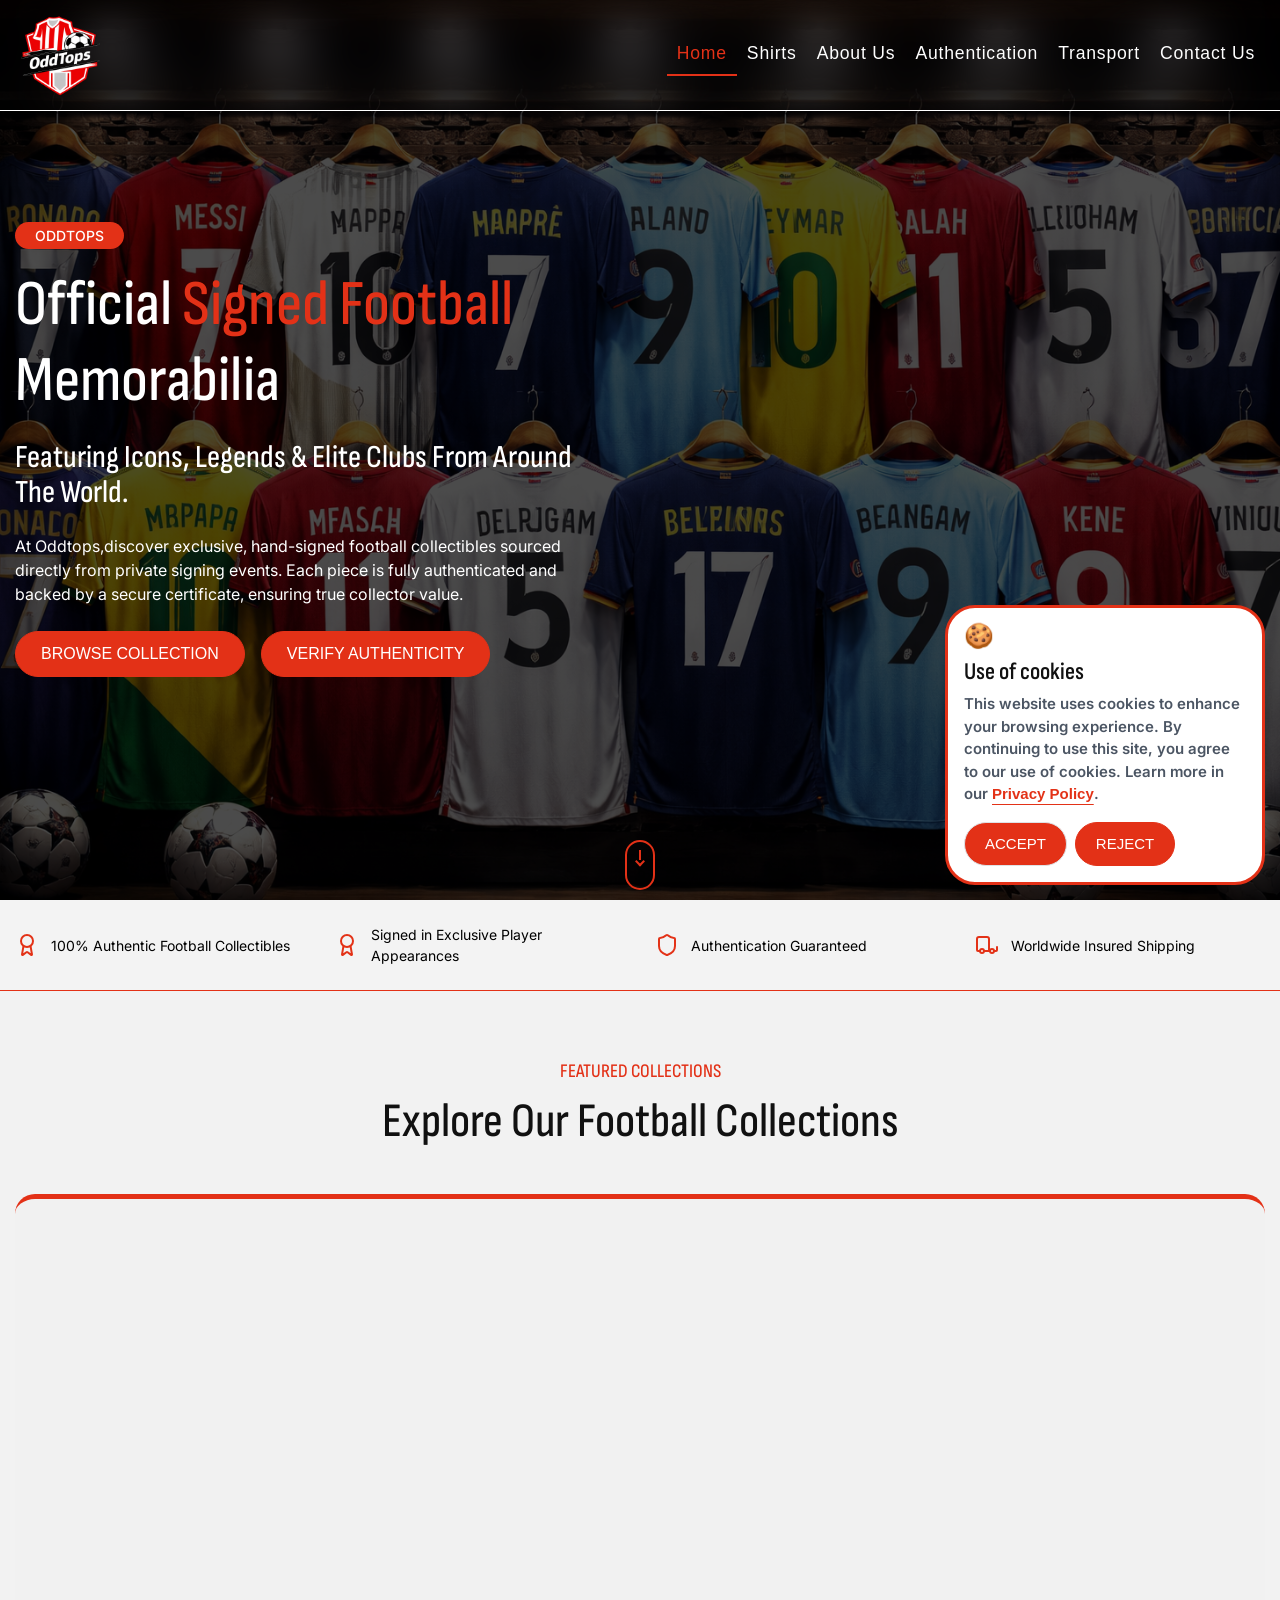
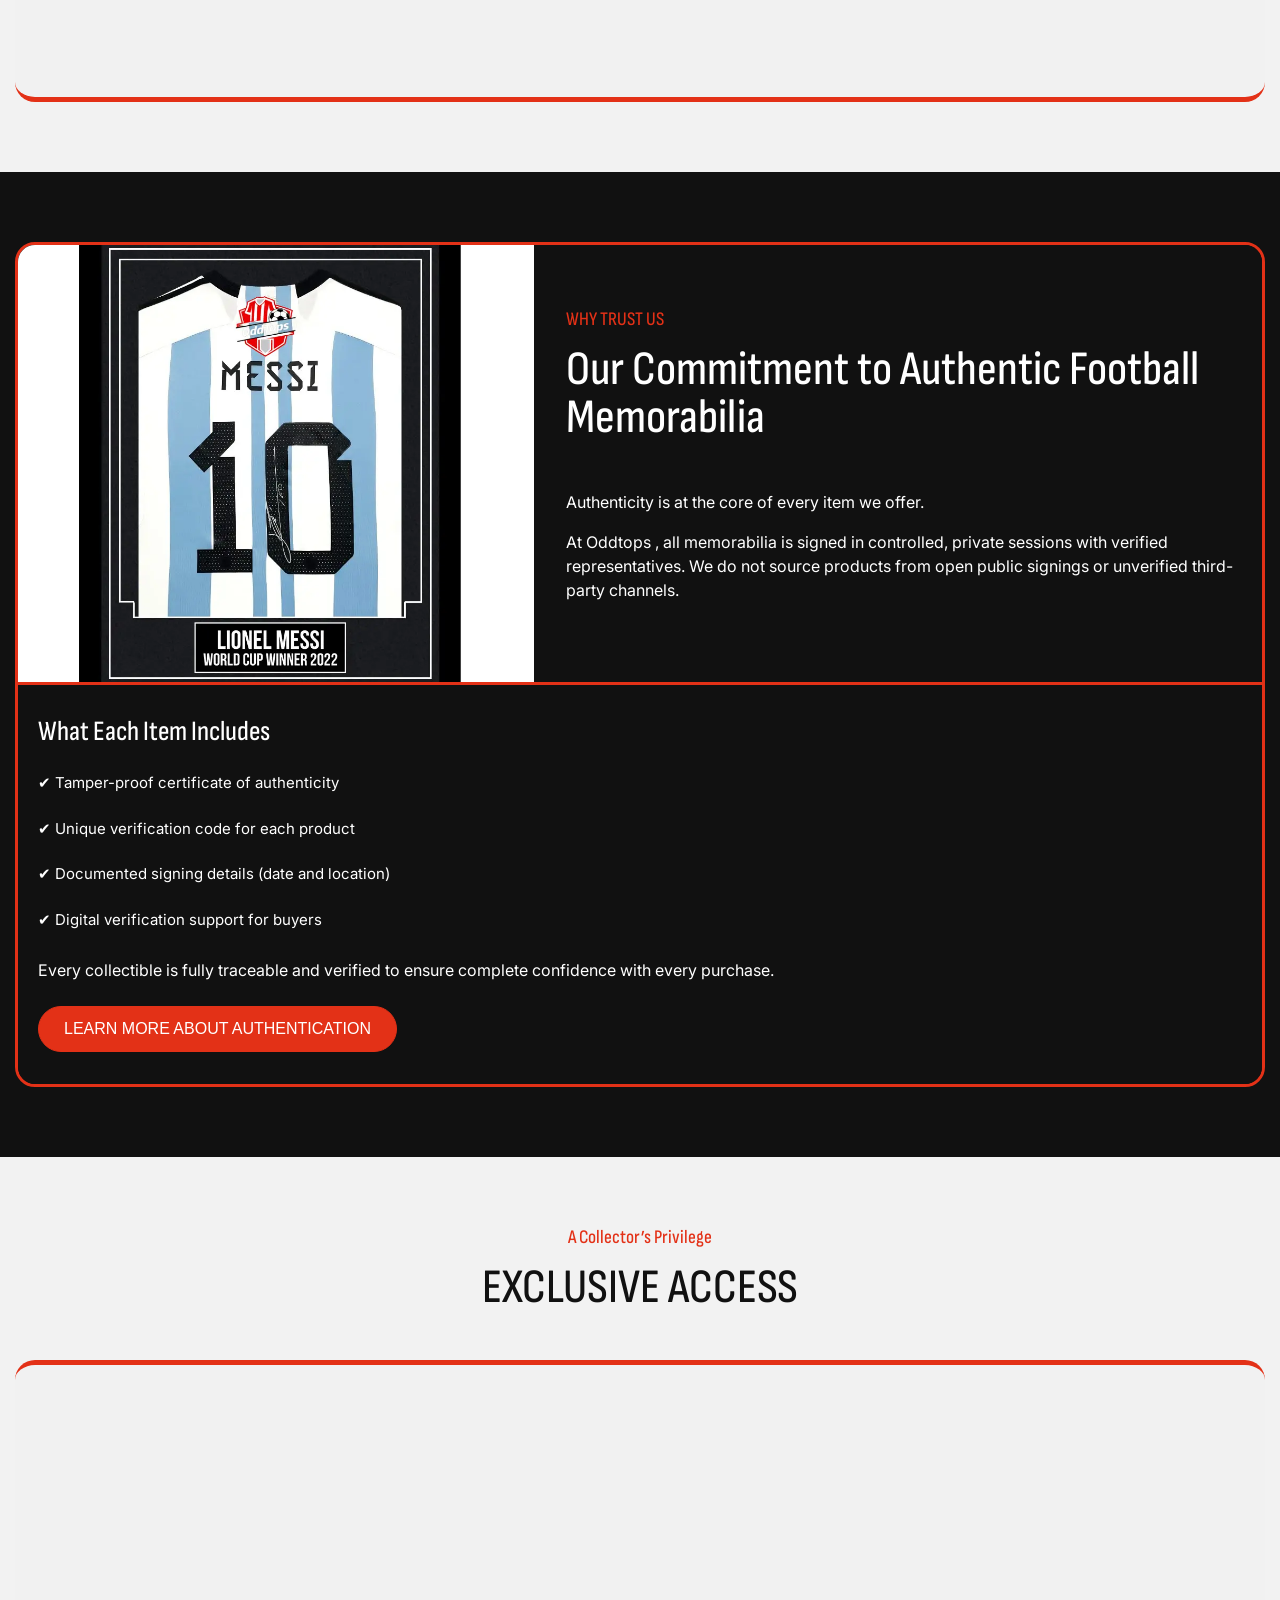
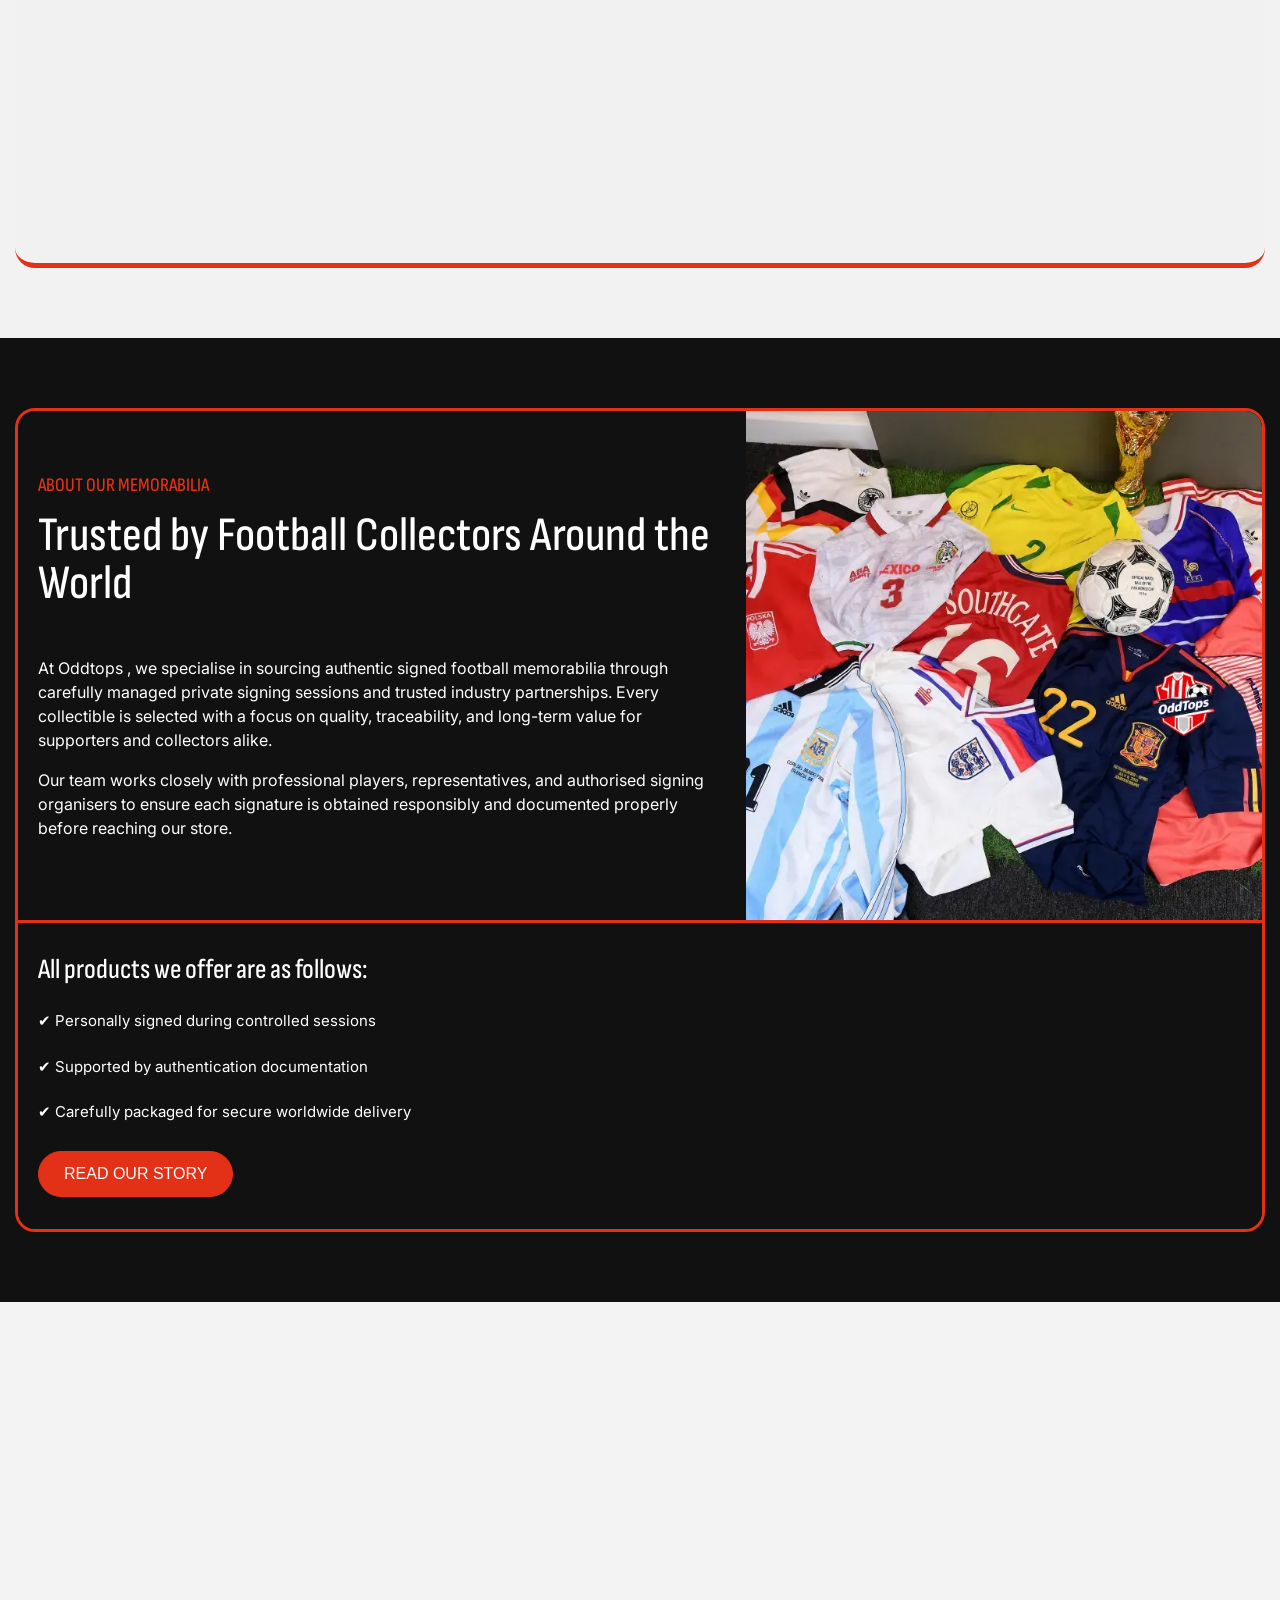
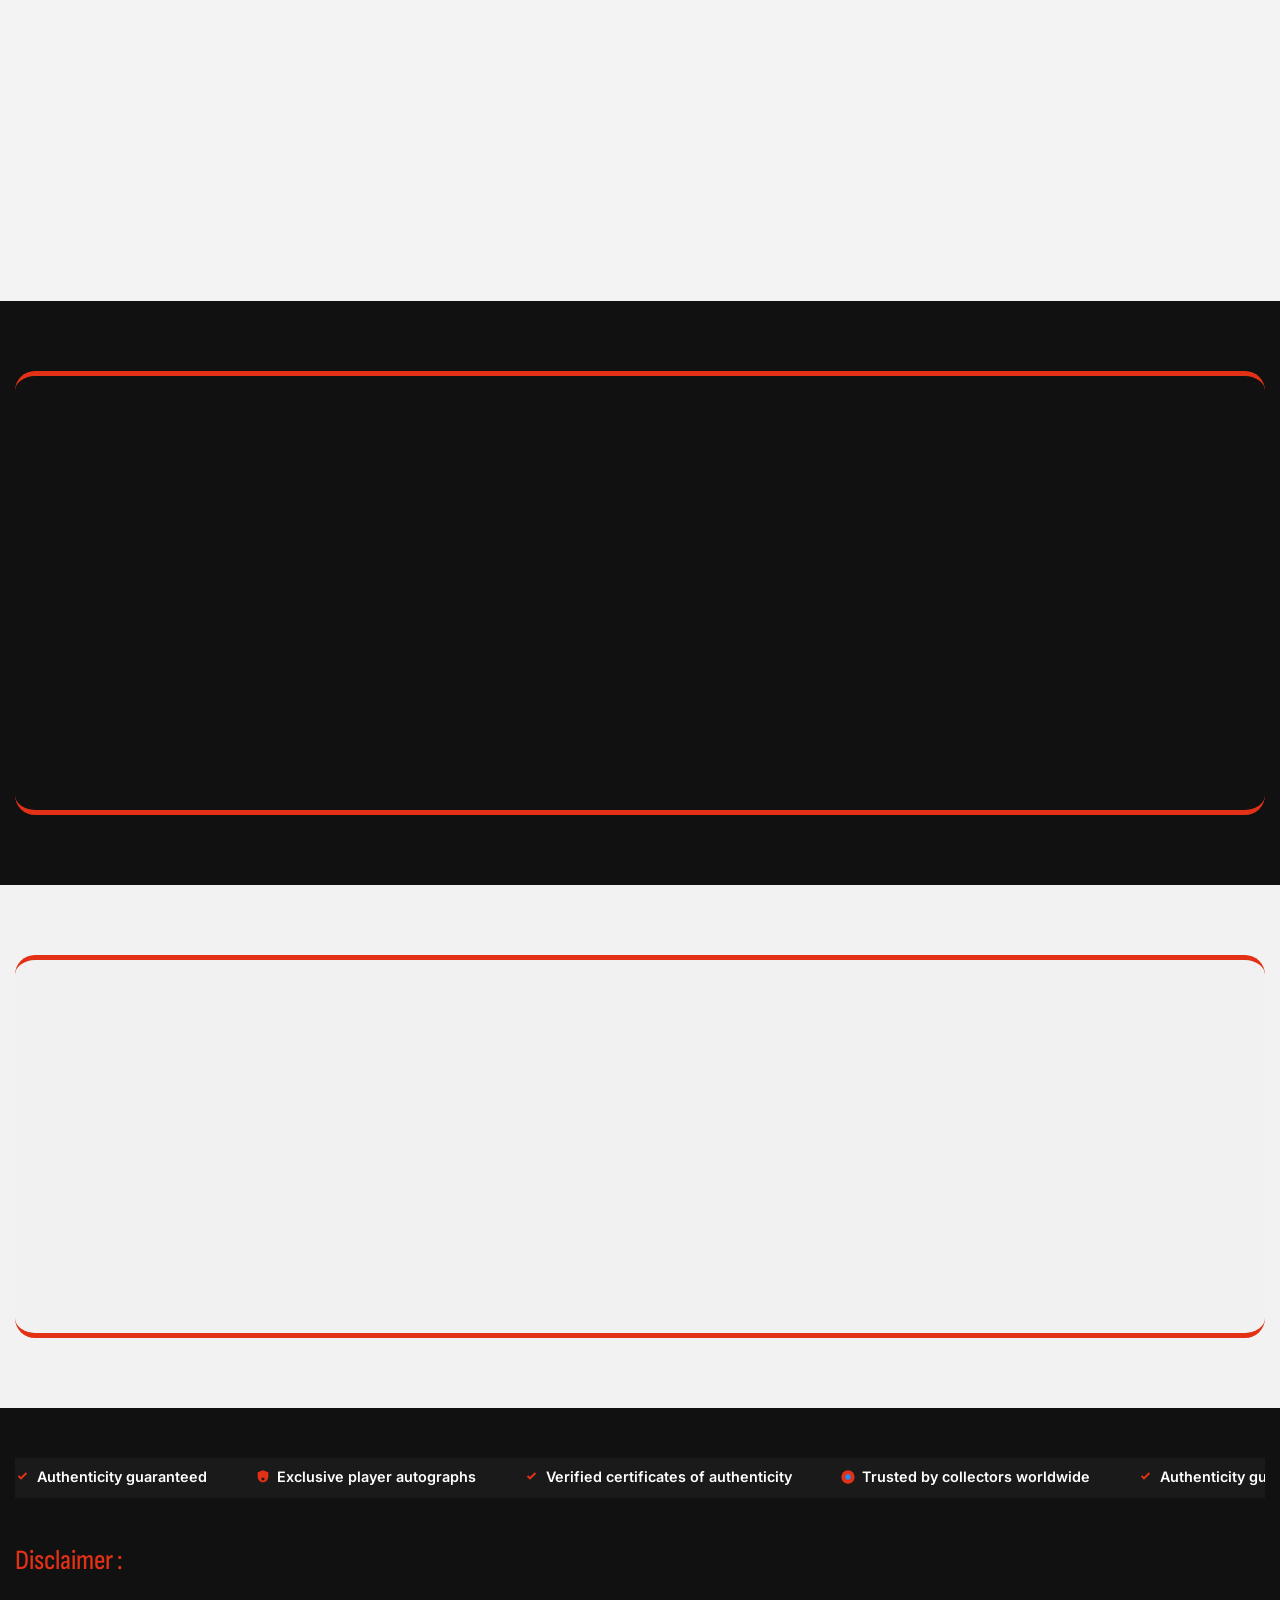
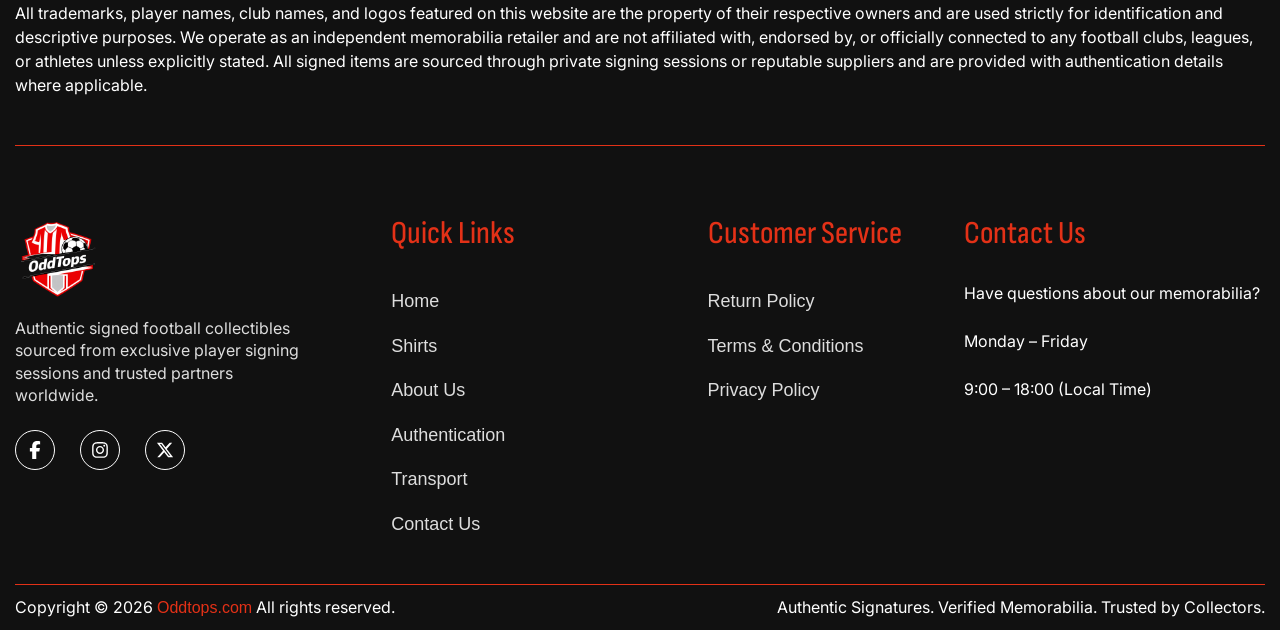
<file: index.html>
<!DOCTYPE html>
<html lang="en">

<head>
    <meta charset="UTF-8">
    <meta name="viewport" content="width=device-width, initial-scale=1.0">
    <meta name="robots" content="index, follow">
    <meta name="title" content="OddTops – Authentic Signed Football Jerseys & Collectibles">
    <meta name="description"
        content="Discover exclusive hand-signed football collectibles at OddTops. Sourced from private signing events and fully authenticated with secure certificates for true collector value.">
    <meta name="keywords"
        content="signed football jerseys, football collectibles, autographed jerseys, authenticated sports memorabilia, rare football items, OddTops">
    <meta name="author" content="OddTops">
    <link rel="stylesheet" href="assets/css/bootstrap.css">
    <link rel="stylesheet" href="assets/css/aos.css">
    <link rel="stylesheet" href="assets/css/style.css">
    <link rel="stylesheet" href="assets/css/responsive.css">
    <link rel="shortcut icon" href="assets/images/favicon.ico" type="image/x-icon">
    <title>OddTops – Authentic Signed Football Jerseys & Collectibles</title>
</head>

<body>

    <!-- Header Start -->
    <header class="site-header">
        <div class="container">
            <nav class="desktop-menu">
                <div class="logo">
                    <a href="./"><img src="./assets/images/logo.png" alt="logo"></a>
                </div>
                <div class="main-navbar">
                    <ul>
                        <li><a class="active" href="./">Home</a></li>
                        <li><a href="./shirts">Shirts</a></li>
                        <li><a href="./about-us">About Us</a></li>
                        <li><a href="./authentication">Authentication</a> </li>
                        <li><a href="./transport">Transport</a></li>
                        <li><a href="./contact-us">Contact Us</a></li>
                    </ul>
                    <div class="close-icon"><img src="./assets/images/close.svg" alt="close"></div>
                </div>
                <div class="menu-icon"><img src="./assets/images/menu.svg" alt="menu"></div>
            </nav>
        </div>
    </header>
    <!-- Header End -->

    <!-- Banner Section Start -->
    <section class="hero  hide bg_center_cover" style="background-image: url(./assets/images/home_banner.png);">
        <div class="container">
            <div class="hero-content">
                <small>OddTops</small>
                <h1 data-aos="fade-down" data-aos-duration="1000">
                    Official <span class="red"> Signed Football</span> Memorabilia
                </h1>
                <h2 class="mb-4" data-aos="fade-up" data-aos-duration="1200">
                    Featuring Icons, Legends & Elite Clubs From Around The World.
                </h2>
                <p data-aos="fade-up" data-aos-duration="1400">
                    At Oddtops,discover exclusive, hand-signed football collectibles sourced directly from private
                    signing events. Each piece is fully authenticated and backed by a secure certificate, ensuring true
                    collector value.
                </p>
                <div class="banner_btns flex flex-column flex-sm-row gap-3 text-center" data-aos="fade-left"
                    data-aos-duration="1000">
                    <a class="butn" href="shirts">Browse Collection</a>
                    <a class="butn" href="authentication">Verify Authenticity </a>
                </div>
            </div>
            <button type="button" class="scroll_down" id="scroll_down"></button>
        </div>
    </section>
    <!-- Banner Section End -->

    <!-- Trust Badges Section Start -->
    <div class="trust-bar">
        <div class="container">
            <div class="trust-grid">

                <div class="trust-item">
                    <svg viewBox="0 0 24 24">
                        <path
                            d="m15.477 12.89 1.515 8.526a.5.5 0 0 1-.81.47l-3.58-2.687a1 1 0 0 0-1.197 0l-3.586 2.686a.5.5 0 0 1-.81-.469l1.514-8.526">
                        </path>
                        <circle cx="12" cy="8" r="6"></circle>
                    </svg>
                    <span>100% Authentic Football Collectibles</span>
                </div>

                <div class="trust-item">
                    <svg viewBox="0 0 24 24">
                        <path
                            d="m15.477 12.89 1.515 8.526a.5.5 0 0 1-.81.47l-3.58-2.687a1 1 0 0 0-1.197 0l-3.586 2.686a.5.5 0 0 1-.81-.469l1.514-8.526">
                        </path>
                        <circle cx="12" cy="8" r="6"></circle>
                    </svg>
                    <span>Signed in Exclusive Player Appearances</span>
                </div>

                <div class="trust-item">
                    <svg viewBox="0 0 24 24">
                        <path
                            d="M20 13c0 5-3.5 7.5-7.66 8.95a1 1 0 0 1-.67-.01C7.5 20.5 4 18 4 13V6a1 1 0 0 1 1-1c2 0 4.5-1.2 6.24-2.72a1.17 1.17 0 0 1 1.52 0C14.51 3.81 17 5 19 5a1 1 0 0 1 1 1z">
                        </path>
                    </svg>
                    <span>Authentication Guaranteed</span>
                </div>

                <div class="trust-item">
                    <svg viewBox="0 0 24 24">
                        <path d="M14 18V6a2 2 0 0 0-2-2H4a2 2 0 0 0-2 2v11a1 1 0 0 0 1 1h2"></path>
                        <path d="M15 18H9"></path>
                        <path d="M19 18h2a1 1 0 0 0 1-1v-3.65"></path>
                        <circle cx="17" cy="18" r="2"></circle>
                        <circle cx="7" cy="18" r="2"></circle>
                    </svg>
                    <span>Worldwide Insured Shipping </span>
                </div>

            </div>
        </div>
    </div>
    <!-- Trust Badges Section End -->

    <!-- Featured Collections Section Start -->
    <section class="featured-collections py-7 hide bg_light" id="next-section">
        <div class="container">
            <div class="featured-collections-content">
                <h3 class="text-center mb-3 badge_heading">
                    <span class="red">
                        FEATURED COLLECTIONS
                    </span>
                </h3>
                <h2 class="section_heading text-center mb-5">
                    Explore Our Football Collections
                </h2>
                <div class="collection-card row align-items-center">
                    <div class="col-lg-6 p-4 p-lg-5" data-aos="fade-right" data-aos-duration="1000">
                        <h3 class="mb-3">
                            Signed Football Jerseys
                        </h3>
                        <p class="mb-4">
                            Premium club and international jerseys signed by top football stars. Each item is sourced
                            through exclusive signing sessions and verified for authenticity, making it a valuable
                            addition for serious collectors and fans alike.
                        </p>
                        <a class="butn red" href="./shirts">
                            Browse All Jerseys
                        </a>
                    </div>
                    <div class="col-lg-6 text-center p-4 collection-card-img" data-aos="fade-left"
                        data-aos-duration="1000">
                        <img src="assets/images/home_after_banner.jpg" alt="Jersey" class="img-fluid jersey-img">
                    </div>
                </div>
            </div>
        </div>
    </section>
    <!-- Featured Collections Section End -->

    <!-- Why Trsut Us Section Start -->
    <section class="why_trust_us py-7 bg_dark hide">
        <div class="container">
            <div class="why_trust_us_wrapper">
                <div class="why_trust_us_cards">
                    <div class="row no_padding bg_dark">
                        <div class="col-lg-5 no_padding">
                            <div class="why_trust_us_img_outer">
                                <div class="why_trust_us_img bg_center_cover"
                                    style="background-image: url(assets/images/home_why_trust_us_img.jpg);"></div>
                                <div class="common_overlay"></div>
                            </div>
                        </div>
                        <div class="col-lg-7 no_padding">
                            <div class="why_trust_us_cards_content">
                                <h3 class="mb-3 badge_heading">
                                    <span class="red">WHY TRUST US</span>
                                </h3>
                                <h2 class="section_heading text-white mb-5">
                                    Our Commitment to Authentic Football Memorabilia
                                </h2>
                                <p class="mb-3">
                                    Authenticity is at the core of every item we offer.
                                </p>
                                <p class="mb-3">
                                    At Oddtops , all memorabilia is signed in controlled, private sessions with verified
                                    representatives. We do not source products from open public signings or unverified
                                    third-party channels.
                                </p>
                            </div>
                        </div>
                    </div>

                    <div class="row why_trust_us_bottom_row no_padding bg_dark">
                        <div class="col-12 no_padding">
                            <div class="why_trust_us_amenities">
                                <h3 class="text_white mb-4">
                                    What Each Item Includes
                                </h3>
                                <ul>
                                    <li>
                                        <p>✔ Tamper-proof certificate of authenticity</p>
                                    </li>
                                    <li>
                                        <p>✔ Unique verification code for each product</p>
                                    </li>
                                    <li>
                                        <p>✔ Documented signing details (date and location)</p>
                                    </li>
                                    <li>
                                        <p>✔ Digital verification support for buyers</p>
                                    </li>
                                </ul>
                                <p class="my-4 text-white">
                                    Every collectible is fully traceable and verified to ensure complete confidence with
                                    every purchase.
                                </p>
                                <a href="./authentication" class="butn">Learn More About Authentication</a>
                            </div>
                        </div>
                    </div>

                </div>
            </div>
        </div>
    </section>
    <!-- Why Trsut Us Section End -->

    <!-- Exclusive Access Section Start -->
    <section class="exclusive_access featured-collections py-7 hide bg_light">
        <div class="container">
            <div class="featured-collections-content">
                <h3 class="text-center mb-3 badge_heading">
                    <span class="red">
                        A Collector’s Privilege
                    </span>
                </h3>
                <h2 class="section_heading text-center">
                    EXCLUSIVE ACCESS
                </h2>
                <div class="collection-card row align-items-center mt-5">
                    <div class="col-lg-6 text-center p-4 collection-card-img" data-aos="fade-left"
                        data-aos-duration="1000">
                        <img src="assets/images/home_exclusive_access_img.jpg" alt="Jersey"
                            class="img-fluid jersey-img">
                    </div>
                    <div class="col-lg-6 p-4 p-lg-5" data-aos="fade-right" data-aos-duration="1000">
                        <h3 class="mb-3">
                            Inside Our Private Signing Events
                        </h3>
                        <p class="mb-4">
                            Our memorabilia is sourced from carefully organised signing sessions with football
                            professionals across major clubs and international teams. Each event is documented to
                            maintain transparency and preserve authenticity for collectors worldwide.
                        </p>
                        <a class="butn" href="./authentication">
                            Explore Our Verification Process
                        </a>
                    </div>

                </div>
            </div>
        </div>
    </section>
    <!-- Exclusive Access Section End -->


    <!-- Home About Us Section Start -->
    <section class="home_about_us why_trust_us py-7 bg_dark hide">
        <div class="container">
            <div class="why_trust_us_wrapper">
                <div class="why_trust_us_cards">
                    <div class="row no_padding bg_dark">

                        <div class="col-lg-7 no_padding">
                            <div class="why_trust_us_cards_content">
                                <h3 class="mb-3 badge_heading">
                                    <span class="red">
                                        ABOUT OUR MEMORABILIA
                                    </span>
                                </h3>
                                <h2 class="section_heading text-white mb-5">
                                    Trusted by Football Collectors Around the World
                                </h2>
                                <p class="mb-3">
                                    At Oddtops , we specialise in sourcing authentic signed football memorabilia through
                                    carefully managed private signing sessions and trusted industry partnerships. Every
                                    collectible is selected with a focus on quality, traceability, and long-term value
                                    for supporters and collectors alike.
                                </p>
                                <p class="mb-3">
                                    Our team works closely with professional players, representatives, and authorised
                                    signing organisers to ensure each signature is obtained responsibly and documented
                                    properly before reaching our store.
                                </p>
                            </div>
                        </div>
                        <div class="col-lg-5 no_padding">
                            <div class="why_trust_us_img_outer">
                                <div class="why_trust_us_img bg_center_cover"
                                    style="background-image: url(assets/images/home_about_us_image.jpg);"></div>
                                <div class="common_overlay"></div>
                            </div>
                        </div>
                    </div>

                    <div class="row why_trust_us_bottom_row no_padding bg_dark">
                        <div class="col-12 no_padding">
                            <div class="why_trust_us_amenities">
                                <h3 class="text_white mb-4">
                                    All products we offer are as follows:
                                </h3>
                                <ul class="mb-4">
                                    <li>
                                        <p>✔ Personally signed during controlled sessions </p>
                                    </li>
                                    <li>
                                        <p>✔ Supported by authentication documentation </p>
                                    </li>
                                    <li>
                                        <p>✔ Carefully packaged for secure worldwide delivery </p>
                                    </li>
                                </ul>
                                <a href="./about-us" class="butn">Read Our Story </a>
                            </div>
                        </div>
                    </div>

                </div>
            </div>
        </div>
    </section>
    <!-- Home About Us Section End -->

    <!-- Home Authentication Section Start -->
    <section class="auth-section hide">
        <div class="container-fluid">
            <div class="row">
                <div class="col-lg-6 p-0" data-aos="zoom-in" data-aos-duration="1000">
                    <div class="auth-image">
                        <img src="assets/images/authentication_image.jpg" alt="Authentication" class="w-100">
                    </div>
                </div>

                <div class="col-lg-6 auth-content p-5 bg_white" data-aos="fade-left" data-aos-duration="1000">
                    <h3 class="mb-3 badge_heading">
                        <span class="red">
                            COLLECTOR INSIGHTS
                        </span>
                    </h3>

                    <h2 class="mt-2 mb-3 section_heading ">
                        Building Value in Your Football Memorabilia Collection
                    </h2>

                    <p class="text_dark">
                        Football memorabilia is more than a display piece — it represents moments, achievements, and
                        history from the world’s most celebrated players and clubs. With the right care and selection,
                        signed collectibles can become meaningful long-term assets for dedicated supporters and
                        collectors.
                    </p>

                    <h3 class="mt-4 mb-3 text_theme auth_sec_heading">Collector Tips</h3>

                    <ul class="auth-list text_dark">
                        <li> ✔ How to choose authentic signed football memorabilia</li>
                        <li> ✔ Best practices for storing and protecting signed items </li>
                        <li>✔ Understanding the long-term appeal of collector pieces</li>
                    </ul>

                    <a href="shirts" class="butn mt-3">
                        View All Collections
                    </a>
                </div>

            </div>
        </div>
    </section>
    <!-- Home Authentication Section End -->

    <!-- Home Delivery Section Start -->
    <section class="home_delivery featured-collections py-7 hide bg_dark">
        <div class="container">
            <div class="featured-collections-content">

                <div class="collection-card row align-items-center">
                    <div class="col-lg-6 p-4 p-lg-5" data-aos="fade-right" data-aos-duration="1000">
                        <h3 class="mb-3 badge_heading">
                            <span class="red">
                                DELIVERY & SERVICE
                            </span>
                        </h3>
                        <h2 class="section_heading text_white mb-3">
                            Secure Delivery for Football Collectibles Worldwide
                        </h2>
                        <ul class="auth-list text_white">
                            <li> ✔ Fully insured shipping on all orders </li>
                            <li> ✔ Protective packaging for signed memorabilia </li>
                            <li>✔ International delivery available </li>
                            <li>✔ Real-time order tracking </li>
                        </ul>
                        <p class="mb-4 text_white">
                            Your signed football collectibles are carefully handled and delivered safely, wherever you
                            are.
                        </p>
                    </div>
                    <div class="col-lg-6 text-center p-4 collection-card-img" data-aos="fade-left"
                        data-aos-duration="1000">
                        <img src="assets/images/home_delivery_image.jpg" alt="Jersey" class="img-fluid jersey-img">
                    </div>
                </div>
            </div>
        </div>
    </section>
    <!--  Home Delivery Section End -->


    <!-- Home CTA Section Start -->
    <section class="featured-collections py-7 hide bg_light">
        <div class="container">
            <div class="featured-collections-content">
                <div class="collection-card row align-items-center">
                    <div class="col-lg-6 text-center p-4 collection-card-img" data-aos="fade-right"
                        data-aos-duration="1000">
                        <img src="assets/images/home_last_image.jpg" alt="Jersey" class="img-fluid jersey-img">
                    </div>
                    <div class="col-lg-6 p-4 p-lg-5" data-aos="fade-left" data-aos-duration="1000">
                        <h3 class="mb-3">
                            Bring Football’s Greatest Moments Home
                        </h3>
                        <p class="mb-4">
                            Celebrate the passion of the game with verified memorabilia linked to iconic players and
                            clubs. Each collectible tells a story worth preserving.
                        </p>
                        <a class="butn red" href="./shirts">
                            Browse the Collection
                        </a>
                    </div>
                </div>
            </div>
        </div>
    </section>
    <!-- Home CTA Section End -->

    <!-- Footer Start -->
    <footer class="site-footer bg_dark ">

        <div class="container">
            <div class="footer-marquee">
                <div class="marquee-track">
                    <span>
                        <svg xmlns="http://www.w3.org/2000/svg" viewBox="0 0 16 16">
                            <path d="M6 10.793l6.146-6.147-1.414-1.414L6 7.966 4.268 6.234 2.854 7.648z" />
                        </svg>
                        Authenticity guaranteed
                    </span>
                    <span>
                        <svg xmlns="http://www.w3.org/2000/svg" viewBox="0 0 24 24">
                            <path d="M12 2L4 5v6c0 5 3 9 8 9s8-4 8-9V5l-8-3zM10 13h4v4h-4v-4z" />
                        </svg>
                        Exclusive player autographs
                    </span>
                    <span>
                        <svg xmlns="http://www.w3.org/2000/svg" viewBox="0 0 16 16">
                            <path d="M6 10.793l6.146-6.147-1.414-1.414L6 7.966 4.268 6.234 2.854 7.648z" />
                        </svg>
                        Verified certificates of authenticity
                    </span>
                    <span>
                        <svg xmlns="http://www.w3.org/2000/svg" viewBox="0 0 24 24">
                            <circle cx="12" cy="12" r="10" />
                            <path fill="#1E90FF" d="M16 12a4 4 0 1 1-8 0 4 4 0 0 1 8 0z" />
                        </svg>
                        Trusted by collectors worldwide
                    </span>

                    <span>
                        <svg xmlns="http://www.w3.org/2000/svg" viewBox="0 0 16 16">
                            <path d="M6 10.793l6.146-6.147-1.414-1.414L6 7.966 4.268 6.234 2.854 7.648z" />
                        </svg>
                        Authenticity guaranteed
                    </span>
                    <span>
                        <svg xmlns="http://www.w3.org/2000/svg" viewBox="0 0 24 24">
                            <path d="M12 2L4 5v6c0 5 3 9 8 9s8-4 8-9V5l-8-3zM10 13h4v4h-4v-4z" />
                        </svg>
                        Exclusive player autographs
                    </span>
                    <span>
                        <svg xmlns="http://www.w3.org/2000/svg" viewBox="0 0 16 16">
                            <path d="M6 10.793l6.146-6.147-1.414-1.414L6 7.966 4.268 6.234 2.854 7.648z" />
                        </svg>
                        Verified certificates of authenticity
                    </span>
                    <span>
                        <svg xmlns="http://www.w3.org/2000/svg" viewBox="0 0 24 24">
                            <circle cx="12" cy="12" r="10" />
                            <path fill="#1E90FF" d="M16 12a4 4 0 1 1-8 0 4 4 0 0 1 8 0z" />
                        </svg>
                        Trusted by collectors worldwide
                    </span>
                </div>
            </div>
            <div class="disclaimer_wrap py-5">
                <h3 class="mb-4 text_theme">
                    Disclaimer :
                </h3>
                <p class="text_white">
                    All trademarks, player names, club names, and logos featured on this website are the property of
                    their respective owners and are used strictly for identification and descriptive purposes. We
                    operate as an independent memorabilia retailer and are not affiliated with, endorsed by, or
                    officially connected to any football clubs, leagues, or athletes unless explicitly stated. All
                    signed items are sourced through private signing sessions or reputable suppliers and are provided
                    with authentication details where applicable.
                </p>
            </div>
            <div class="footer-content">
                <div class="footer-top pt-7">
                    <div class="footer-logo">
                        <a href="./" class="mb-3">
                            <img src="./assets/images/logo.png" alt="logo">
                        </a>
                        <p>
                            Authentic signed football collectibles sourced from exclusive player signing sessions and
                            trusted partners worldwide.
                        </p>
                        <div class="social-icons mt-4">
                            <ul>

                                <li><a href="https://www.facebook.com/" target="_blank"><svg
                                            xmlns="http://www.w3.org/2000/svg" viewBox="0 0 320 512">
                                            <path
                                                d="M80 299.3V512H196V299.3h86.5l18-97.8H196V166.9c0-51.7 20.3-71.5 72.7-71.5c16.3 0 29.4 .4 37 1.2V7.9C291.4 4 256.4 0 236.2 0C129.3 0 80 50.5 80 159.4v42.1H14v97.8H80z">
                                            </path>
                                        </svg></a></li>
                                <li><a href="https://www.instagram.com/" target="_blank"><svg
                                            xmlns="http://www.w3.org/2000/svg" viewBox="0 0 448 512">
                                            <path
                                                d="M224.1 141c-63.6 0-114.9 51.3-114.9 114.9s51.3 114.9 114.9 114.9S339 319.5 339 255.9 287.7 141 224.1 141zm0 189.6c-41.1 0-74.7-33.5-74.7-74.7s33.5-74.7 74.7-74.7 74.7 33.5 74.7 74.7-33.6 74.7-74.7 74.7zm146.4-194.3c0 14.9-12 26.8-26.8 26.8-14.9 0-26.8-12-26.8-26.8s12-26.8 26.8-26.8 26.8 12 26.8 26.8zm76.1 27.2c-1.7-35.9-9.9-67.7-36.2-93.9-26.2-26.2-58-34.4-93.9-36.2-37-2.1-147.9-2.1-184.9 0-35.8 1.7-67.6 9.9-93.9 36.1s-34.4 58-36.2 93.9c-2.1 37-2.1 147.9 0 184.9 1.7 35.9 9.9 67.7 36.2 93.9s58 34.4 93.9 36.2c37 2.1 147.9 2.1 184.9 0 35.9-1.7 67.7-9.9 93.9-36.2 26.2-26.2 34.4-58 36.2-93.9 2.1-37 2.1-147.8 0-184.8zM398.8 388c-7.8 19.6-22.9 34.7-42.6 42.6-29.5 11.7-99.5 9-132.1 9s-102.7 2.6-132.1-9c-19.6-7.8-34.7-22.9-42.6-42.6-11.7-29.5-9-99.5-9-132.1s-2.6-102.7 9-132.1c7.8-19.6 22.9-34.7 42.6-42.6 29.5-11.7 99.5-9 132.1-9s102.7-2.6 132.1 9c19.6 7.8 34.7 22.9 42.6 42.6 11.7 29.5 9 99.5 9 132.1s2.7 102.7-9 132.1z">
                                            </path>
                                        </svg></a></li>
                                <li><a href="https://x.com/" target="_blank"><svg xmlns="http://www.w3.org/2000/svg"
                                            viewBox="0 0 512 512">
                                            <path
                                                d="M389.2 48h70.6L305.6 224.2 487 464H345L233.7 318.6 106.5 464H35.8L200.7 275.5 26.8 48H172.4L272.9 180.9 389.2 48zM364.4 421.8h39.1L151.1 88h-42L364.4 421.8z">
                                            </path>
                                        </svg></a></li>
                            </ul>
                        </div>
                    </div>
                    <div class="footer-links">
                        <h4>Quick Links</h4>
                        <ul>
                            <li><a href="./">Home</a></li>
                            <li><a href="./shirts">Shirts</a></li>
                            <li><a href="./about-us">About Us</a></li>
                            <li><a href="./authentication">Authentication</a> </li>
                            <li><a href="./transport">Transport</a></li>
                            <li><a href="./contact-us">Contact Us</a></li>
                        </ul>
                    </div>
                    <div class="footer-links">
                        <h4>Customer Service</h4>
                        <ul>
                            <li><a href="./return-policy">Return Policy</a></li>
                            <li><a href="./terms-and-conditions"> Terms & Conditions</a></li>
                            <li><a href="./privacy-policy">Privacy Policy</a></li>
                        </ul>
                    </div>

                    <div class="footer-contact">
                        <h4>Contact Us </h4>
                        <p class="text_white mt-4">
                            Have questions about our memorabilia?
                        </p>
                        <p class="text_white mt-4">
                            Monday – Friday
                        </p>
                        <p class="text_white mt-4">
                            9:00 – 18:00 (Local Time)
                        </p>


                    </div>

                </div>
                <div class="footer-bottom">
                    <p>
                        Copyright © 2026 <a href="./" class="text_theme">Oddtops.com</a> All rights reserved.
                    </p>
                    <p>
                        Authentic Signatures. Verified Memorabilia. Trusted by Collectors.
                    </p>
                </div>
            </div>
        </div>
    </footer>
    <!-- Footer End -->


    <div class="card cookie-alert">
        <div class="card-body">
            <h4 class="card-title">🍪</h4>
            <h5 class="card-title"> Use of cookies</h5>
            <p class="card-text">This website uses cookies to enhance your browsing experience. By continuing to use
                this site, you agree to our use of cookies. Learn more in our <a href="./privacy-policy">Privacy
                    Policy</a>.</a></p>
            <div class="btn-toolbar justify-content-start gap-2">
                <a href="javascript:void(0)" class="butn black border accept-cookies">Accept</a>
                <a href="javascript:void(0)" class="butn black reject-cookies">Reject</a>
            </div>
        </div>
    </div>



    <script>
(function () {
    "use strict";

    var cookieAlert = document.querySelector(".cookie-alert");
    var acceptBtn = document.querySelector(".accept-cookies");
    var rejectBtn = document.querySelector(".reject-cookies");

    // If elements not found, stop script
    if (!cookieAlert || !acceptBtn || !rejectBtn) return;

    // Check cookie on page load
    var consent = getCookie("cookieConsent");

    if (!consent) {
        cookieAlert.classList.add("show"); // show if no choice made
    } else {
        cookieAlert.classList.remove("show"); // hide if already decided
    }

    // Accept cookies
    acceptBtn.addEventListener("click", function () {
        setCookie("cookieConsent", "accepted", 60);
        cookieAlert.classList.remove("show");
    });

    // Reject cookies
    rejectBtn.addEventListener("click", function () {
        setCookie("cookieConsent", "rejected", 60);
        cookieAlert.classList.remove("show");
    });

})();

// Set cookie
function setCookie(name, value, days) {
    var d = new Date();
    d.setTime(d.getTime() + (days * 24 * 60 * 60 * 1000));
    var expires = "expires=" + d.toUTCString();
    document.cookie = name + "=" + value + ";" + expires + ";path=/;SameSite=Lax";
}

// Get cookie
function getCookie(name) {
    var cname = name + "=";
    var decodedCookie = decodeURIComponent(document.cookie);
    var cookies = decodedCookie.split(';');

    for (var i = 0; i < cookies.length; i++) {
        var c = cookies[i].trim();
        if (c.indexOf(cname) === 0) {
            return c.substring(cname.length, c.length);
        }
    }
    return "";
}
    </script>
    <script src="assets/js/jquery.js"></script>
    <script src="assets/js/aos.js"></script>
    <script src="assets/js/bootstrap.js"></script>
    <script src="assets/js/index.js"></script>
</body>

</html>
</file>
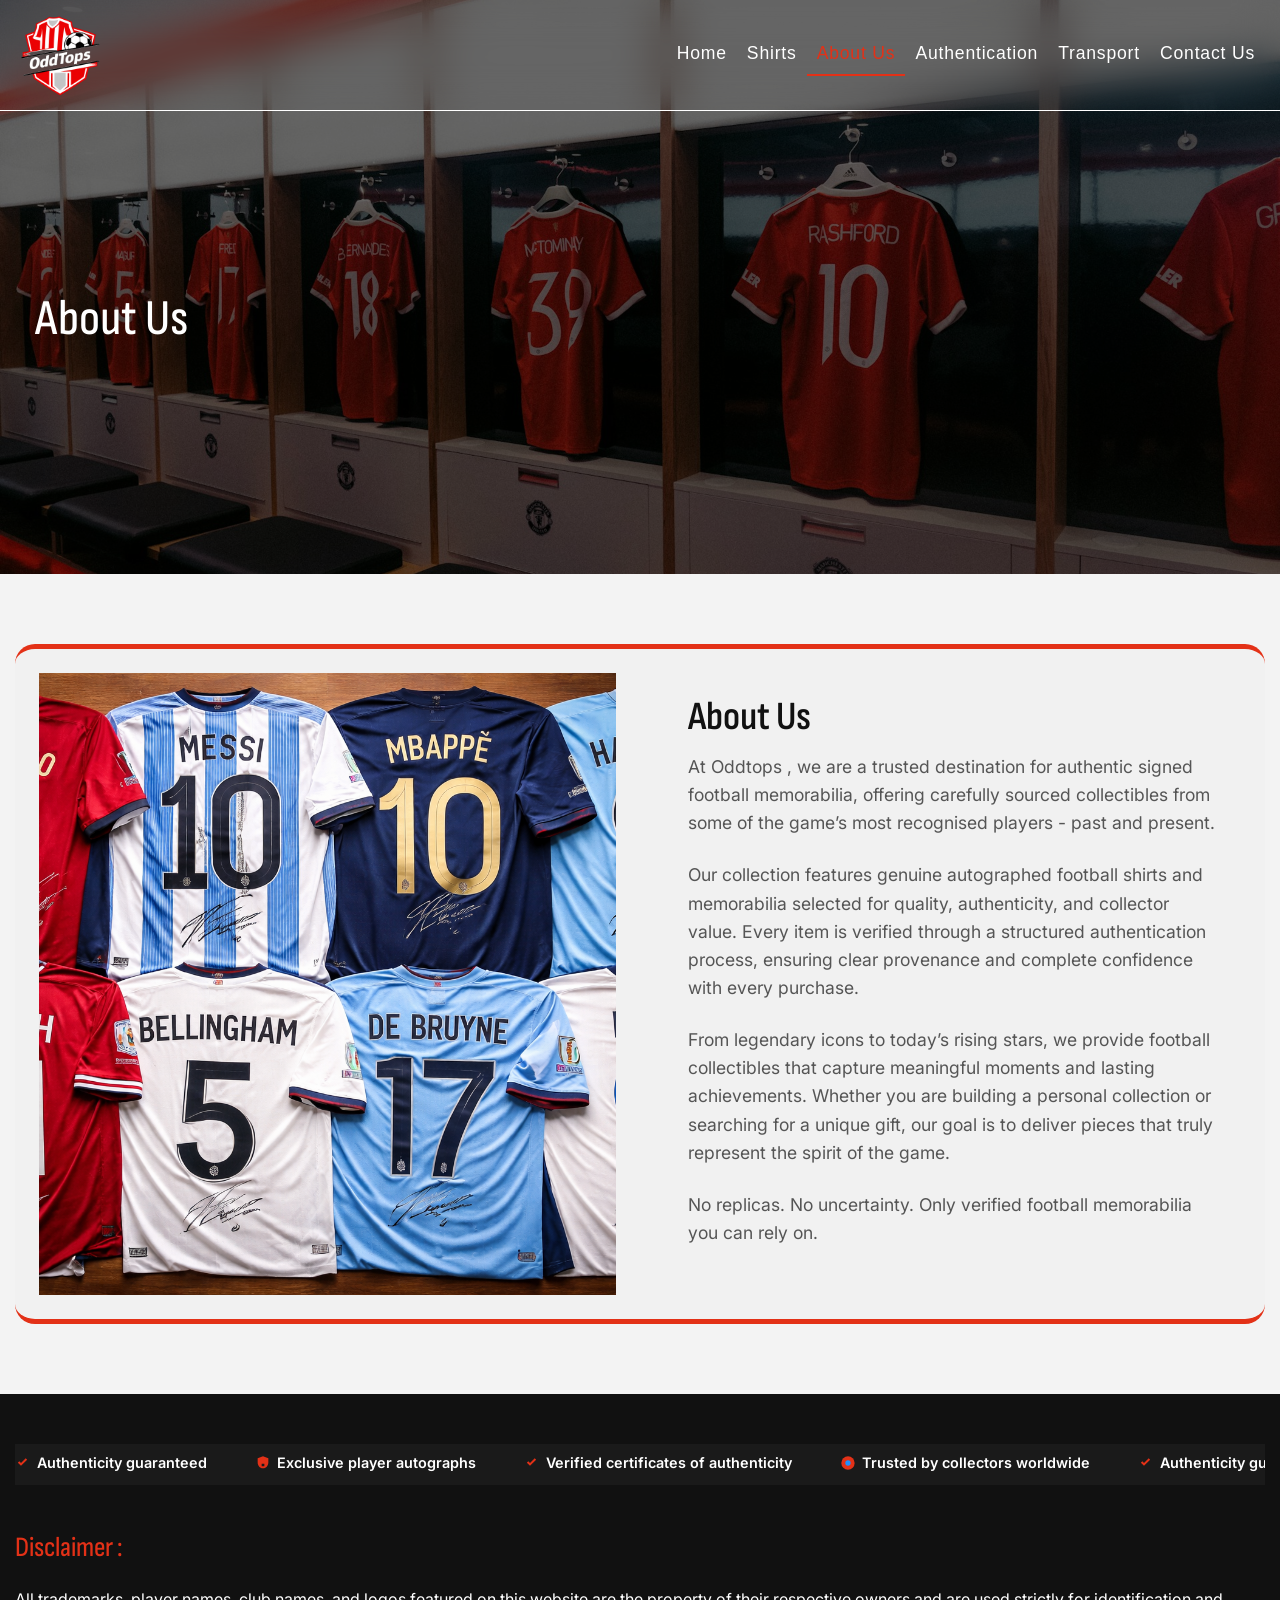
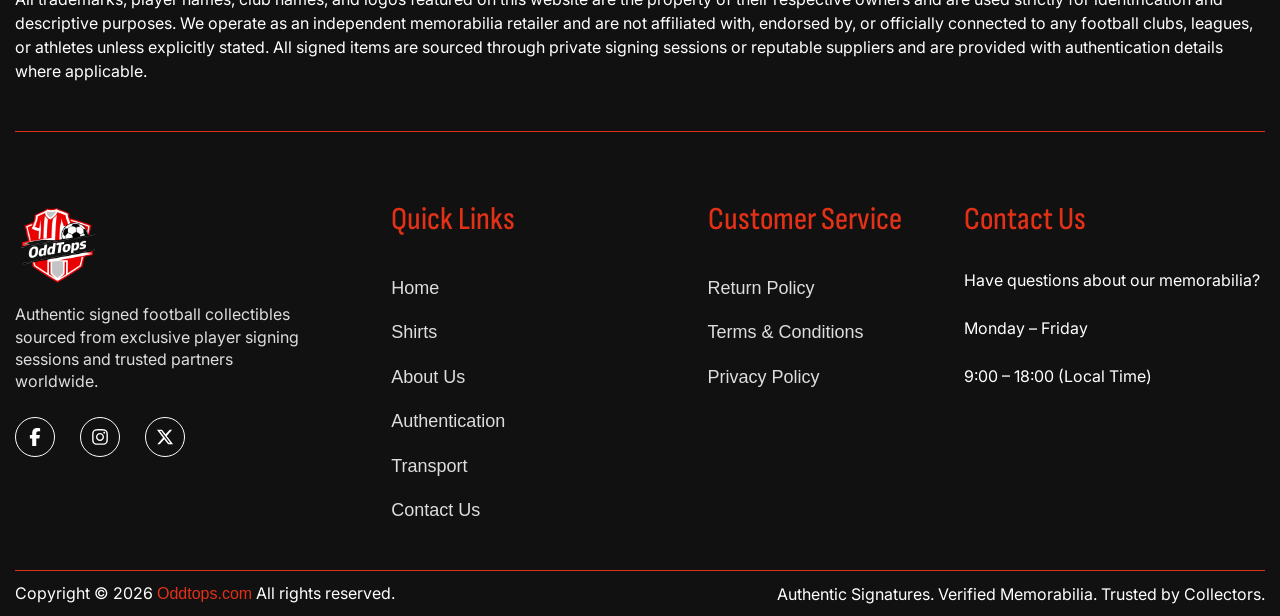
<file: about-us.html>
<!DOCTYPE html>
<html lang="en">

<head>
    <meta charset="UTF-8">
    <meta name="viewport" content="width=device-width, initial-scale=1.0">
    <meta name="robots" content="index, follow">
    <meta name="description" content="Learn about OddTops, specialists in authentic hand-signed football collectibles. We source directly from private signing events and guarantee verified memorabilia.">
    <meta name="keywords" content="about OddTops, football memorabilia experts, signed jerseys company, authentic collectibles store">
    <meta name="robots" content="index, follow">
    <link rel="stylesheet" href="assets/css/bootstrap.css">
    <link rel="stylesheet" href="assets/css/aos.css">
    <link rel="stylesheet" href="assets/css/style.css">
    <link rel="stylesheet" href="assets/css/responsive.css">
    <link rel="canonical" href="FULL_PAGE_URL">
    <link rel="shortcut icon" href="assets/images/favicon.ico" type="image/x-icon">
    <title>About OddTops – Authentic Football Collectibles Experts</title>
</head>

<body>

    <!-- Header Start -->
    <header class="site-header">
        <div class="container">
            <nav class="desktop-menu">
                <div class="logo">
                    <a href="./"><img src="./assets/images/logo.png" alt="logo"></a>
                </div>
                <div class="main-navbar">
                    <ul>
                        <li><a href="./">Home</a></li>
                        <li><a href="./shirts">Shirts</a></li>
                        <li><a class="active" href="./about-us">About Us</a></li>
                        <li><a href="./authentication">Authentication</a> </li>
                        <li><a href="./transport">Transport</a></li>
                        <li><a href="./contact-us">Contact Us</a></li>
                    </ul>
                    <div class="close-icon"><img src="./assets/images/close.svg" alt="close"></div>
                </div>
                <div class="menu-icon"><img src="./assets/images/menu.svg" alt="menu"></div>
            </nav>
        </div>
    </header>
    <!-- Header End -->

    <!--Banner-section-start-->
    <section class="sub-banner" style="background-image: url(./assets/images/about_banner.jpg) ;">
        <div class="container">
            <div class="row">
                <div class="jerseymain">
                    <div class="col-md-12">
                        <h1>About Us</h1>
                    </div>
                </div>
            </div>
        </div>
    </section>
    <!--Banner-section-end-->

    <!-- About After Banner Section Start -->
    <section class="about_after_banner py-7 hide">
        <div class="container">
            <div class="featured-products-content">
                <div class="collection-card row">
                    <div class="col-lg-6 text-center p-4 collection-card-img" data-aos="zoom-in"  data-aos-duration="1200">
                        <img src="assets/images/about_image.png" alt="Jersey" class="jersey-img">
                    </div>
                    <div class="col-lg-6 p-4 p-lg-5" data-aos="fade-left"  data-aos-duration="1200">
                        <h2 class="mb-3 section_heading">
                            About Us
                        </h2>
                        <p class="mb-4">
                            At Oddtops , we are a trusted destination for authentic signed football memorabilia, offering carefully sourced collectibles from some of the game’s most recognised players - past and present.
                        </p>
                        <p class="mb-4">
                            Our collection features genuine autographed football shirts and memorabilia selected for quality, authenticity, and collector value. Every item is verified through a structured authentication process, ensuring clear provenance and complete confidence with every purchase.
                        </p>
                        <p class="mb-4">
                            From legendary icons to today’s rising stars, we provide football collectibles that capture meaningful moments and lasting achievements. Whether you are building a personal collection or searching for a unique gift, our goal is to deliver pieces that truly represent the spirit of the game.
                        </p>
                        <p class="mb-4">
                            No replicas. No uncertainty. Only verified football memorabilia you can rely on.
                        </p>
                    </div>
                </div>
            </div>
        </div>
    </section>
    <!-- About After Banner Section End -->


    <!-- Footer Start -->
    <footer class="site-footer bg_dark ">

        <div class="container">
            <div class="footer-marquee">
                <div class="marquee-track">
                    <span>
                        <svg xmlns="http://www.w3.org/2000/svg" viewBox="0 0 16 16">
                            <path d="M6 10.793l6.146-6.147-1.414-1.414L6 7.966 4.268 6.234 2.854 7.648z" />
                        </svg>
                        Authenticity guaranteed
                    </span>
                    <span>
                        <svg xmlns="http://www.w3.org/2000/svg" viewBox="0 0 24 24">
                            <path d="M12 2L4 5v6c0 5 3 9 8 9s8-4 8-9V5l-8-3zM10 13h4v4h-4v-4z" />
                        </svg>
                        Exclusive player autographs
                    </span>
                    <span>
                        <svg xmlns="http://www.w3.org/2000/svg" viewBox="0 0 16 16">
                            <path d="M6 10.793l6.146-6.147-1.414-1.414L6 7.966 4.268 6.234 2.854 7.648z" />
                        </svg>
                        Verified certificates of authenticity
                    </span>
                    <span>
                        <svg xmlns="http://www.w3.org/2000/svg" viewBox="0 0 24 24">
                            <circle cx="12" cy="12" r="10" />
                            <path fill="#1E90FF" d="M16 12a4 4 0 1 1-8 0 4 4 0 0 1 8 0z" />
                        </svg>
                        Trusted by collectors worldwide
                    </span>

                    <span>
                        <svg xmlns="http://www.w3.org/2000/svg" viewBox="0 0 16 16">
                            <path d="M6 10.793l6.146-6.147-1.414-1.414L6 7.966 4.268 6.234 2.854 7.648z" />
                        </svg>
                        Authenticity guaranteed
                    </span>
                    <span>
                        <svg xmlns="http://www.w3.org/2000/svg" viewBox="0 0 24 24">
                            <path d="M12 2L4 5v6c0 5 3 9 8 9s8-4 8-9V5l-8-3zM10 13h4v4h-4v-4z" />
                        </svg>
                        Exclusive player autographs
                    </span>
                    <span>
                        <svg xmlns="http://www.w3.org/2000/svg" viewBox="0 0 16 16">
                            <path d="M6 10.793l6.146-6.147-1.414-1.414L6 7.966 4.268 6.234 2.854 7.648z" />
                        </svg>
                        Verified certificates of authenticity
                    </span>
                    <span>
                        <svg xmlns="http://www.w3.org/2000/svg" viewBox="0 0 24 24">
                            <circle cx="12" cy="12" r="10" />
                            <path fill="#1E90FF" d="M16 12a4 4 0 1 1-8 0 4 4 0 0 1 8 0z" />
                        </svg>
                        Trusted by collectors worldwide
                    </span>
                </div>
            </div>
            <div class="disclaimer_wrap py-5">
                <h3 class="mb-4 text_theme">
                    Disclaimer :
                </h3>
                <p class="text_white">
                    All trademarks, player names, club names, and logos featured on this website are the property of
                    their respective owners and are used strictly for identification and descriptive purposes. We
                    operate as an independent memorabilia retailer and are not affiliated with, endorsed by, or
                    officially connected to any football clubs, leagues, or athletes unless explicitly stated. All
                    signed items are sourced through private signing sessions or reputable suppliers and are provided
                    with authentication details where applicable.
                </p>
            </div>
            <div class="footer-content">
                <div class="footer-top pt-7">
                    <div class="footer-logo">
                        <a href="./" class="mb-3">
                            <img src="./assets/images/logo.png" alt="logo">
                        </a>
                        <p>
                            Authentic signed football collectibles sourced from exclusive player signing sessions and
                            trusted partners worldwide.
                        </p>
                        <div class="social-icons mt-4">
                            <ul>

                                <li><a href="https://www.facebook.com/" target="_blank"><svg
                                            xmlns="http://www.w3.org/2000/svg" viewBox="0 0 320 512">
                                            <path
                                                d="M80 299.3V512H196V299.3h86.5l18-97.8H196V166.9c0-51.7 20.3-71.5 72.7-71.5c16.3 0 29.4 .4 37 1.2V7.9C291.4 4 256.4 0 236.2 0C129.3 0 80 50.5 80 159.4v42.1H14v97.8H80z">
                                            </path>
                                        </svg></a></li>
                                <li><a href="https://www.instagram.com/" target="_blank"><svg
                                            xmlns="http://www.w3.org/2000/svg" viewBox="0 0 448 512">
                                            <path
                                                d="M224.1 141c-63.6 0-114.9 51.3-114.9 114.9s51.3 114.9 114.9 114.9S339 319.5 339 255.9 287.7 141 224.1 141zm0 189.6c-41.1 0-74.7-33.5-74.7-74.7s33.5-74.7 74.7-74.7 74.7 33.5 74.7 74.7-33.6 74.7-74.7 74.7zm146.4-194.3c0 14.9-12 26.8-26.8 26.8-14.9 0-26.8-12-26.8-26.8s12-26.8 26.8-26.8 26.8 12 26.8 26.8zm76.1 27.2c-1.7-35.9-9.9-67.7-36.2-93.9-26.2-26.2-58-34.4-93.9-36.2-37-2.1-147.9-2.1-184.9 0-35.8 1.7-67.6 9.9-93.9 36.1s-34.4 58-36.2 93.9c-2.1 37-2.1 147.9 0 184.9 1.7 35.9 9.9 67.7 36.2 93.9s58 34.4 93.9 36.2c37 2.1 147.9 2.1 184.9 0 35.9-1.7 67.7-9.9 93.9-36.2 26.2-26.2 34.4-58 36.2-93.9 2.1-37 2.1-147.8 0-184.8zM398.8 388c-7.8 19.6-22.9 34.7-42.6 42.6-29.5 11.7-99.5 9-132.1 9s-102.7 2.6-132.1-9c-19.6-7.8-34.7-22.9-42.6-42.6-11.7-29.5-9-99.5-9-132.1s-2.6-102.7 9-132.1c7.8-19.6 22.9-34.7 42.6-42.6 29.5-11.7 99.5-9 132.1-9s102.7-2.6 132.1 9c19.6 7.8 34.7 22.9 42.6 42.6 11.7 29.5 9 99.5 9 132.1s2.7 102.7-9 132.1z">
                                            </path>
                                        </svg></a></li>
                                <li><a href="https://x.com/" target="_blank"><svg xmlns="http://www.w3.org/2000/svg"
                                            viewBox="0 0 512 512">
                                            <path
                                                d="M389.2 48h70.6L305.6 224.2 487 464H345L233.7 318.6 106.5 464H35.8L200.7 275.5 26.8 48H172.4L272.9 180.9 389.2 48zM364.4 421.8h39.1L151.1 88h-42L364.4 421.8z">
                                            </path>
                                        </svg></a></li>
                            </ul>
                        </div>
                    </div>
                    <div class="footer-links">
                        <h4>Quick Links</h4>
                        <ul>
                            <li><a href="./">Home</a></li>
                            <li><a href="./shirts">Shirts</a></li>
                            <li><a href="./about-us">About Us</a></li>
                            <li><a href="./authentication">Authentication</a> </li>
                            <li><a href="./transport">Transport</a></li>
                            <li><a href="./contact-us">Contact Us</a></li>
                        </ul>
                    </div>
                    <div class="footer-links">
                        <h4>Customer Service</h4>
                        <ul>
                            <li><a href="./return-policy">Return Policy</a></li>
                            <li><a href="./terms-and-conditions"> Terms & Conditions</a></li>
                            <li><a href="./privacy-policy">Privacy Policy</a></li>
                        </ul>
                    </div>

                    <div class="footer-contact">
                        <h4>Contact Us </h4>
                        <p class="text_white mt-4">
                            Have questions about our memorabilia?
                        </p>
                        <p class="text_white mt-4">
                            Monday – Friday
                        </p>
                        <p class="text_white mt-4">
                            9:00 – 18:00 (Local Time)
                        </p>           

                    </div>

                </div>
                <div class="footer-bottom">
                    <p>
                  Copyright © 2026 <a href="./" class="text_theme">Oddtops.com</a> All rights reserved.
                    </p>
                    <p>
                        Authentic Signatures. Verified Memorabilia. Trusted by Collectors.
                    </p>
                </div>
            </div>
        </div>
    </footer>
    <!-- Footer End -->

    <script src="assets/js/jquery.js"></script>
    <script src="assets/js/aos.js"></script>
    <script src="assets/js/bootstrap.js"></script>
    <script src="assets/js/index.js"></script>
</body>

</html>
</file>
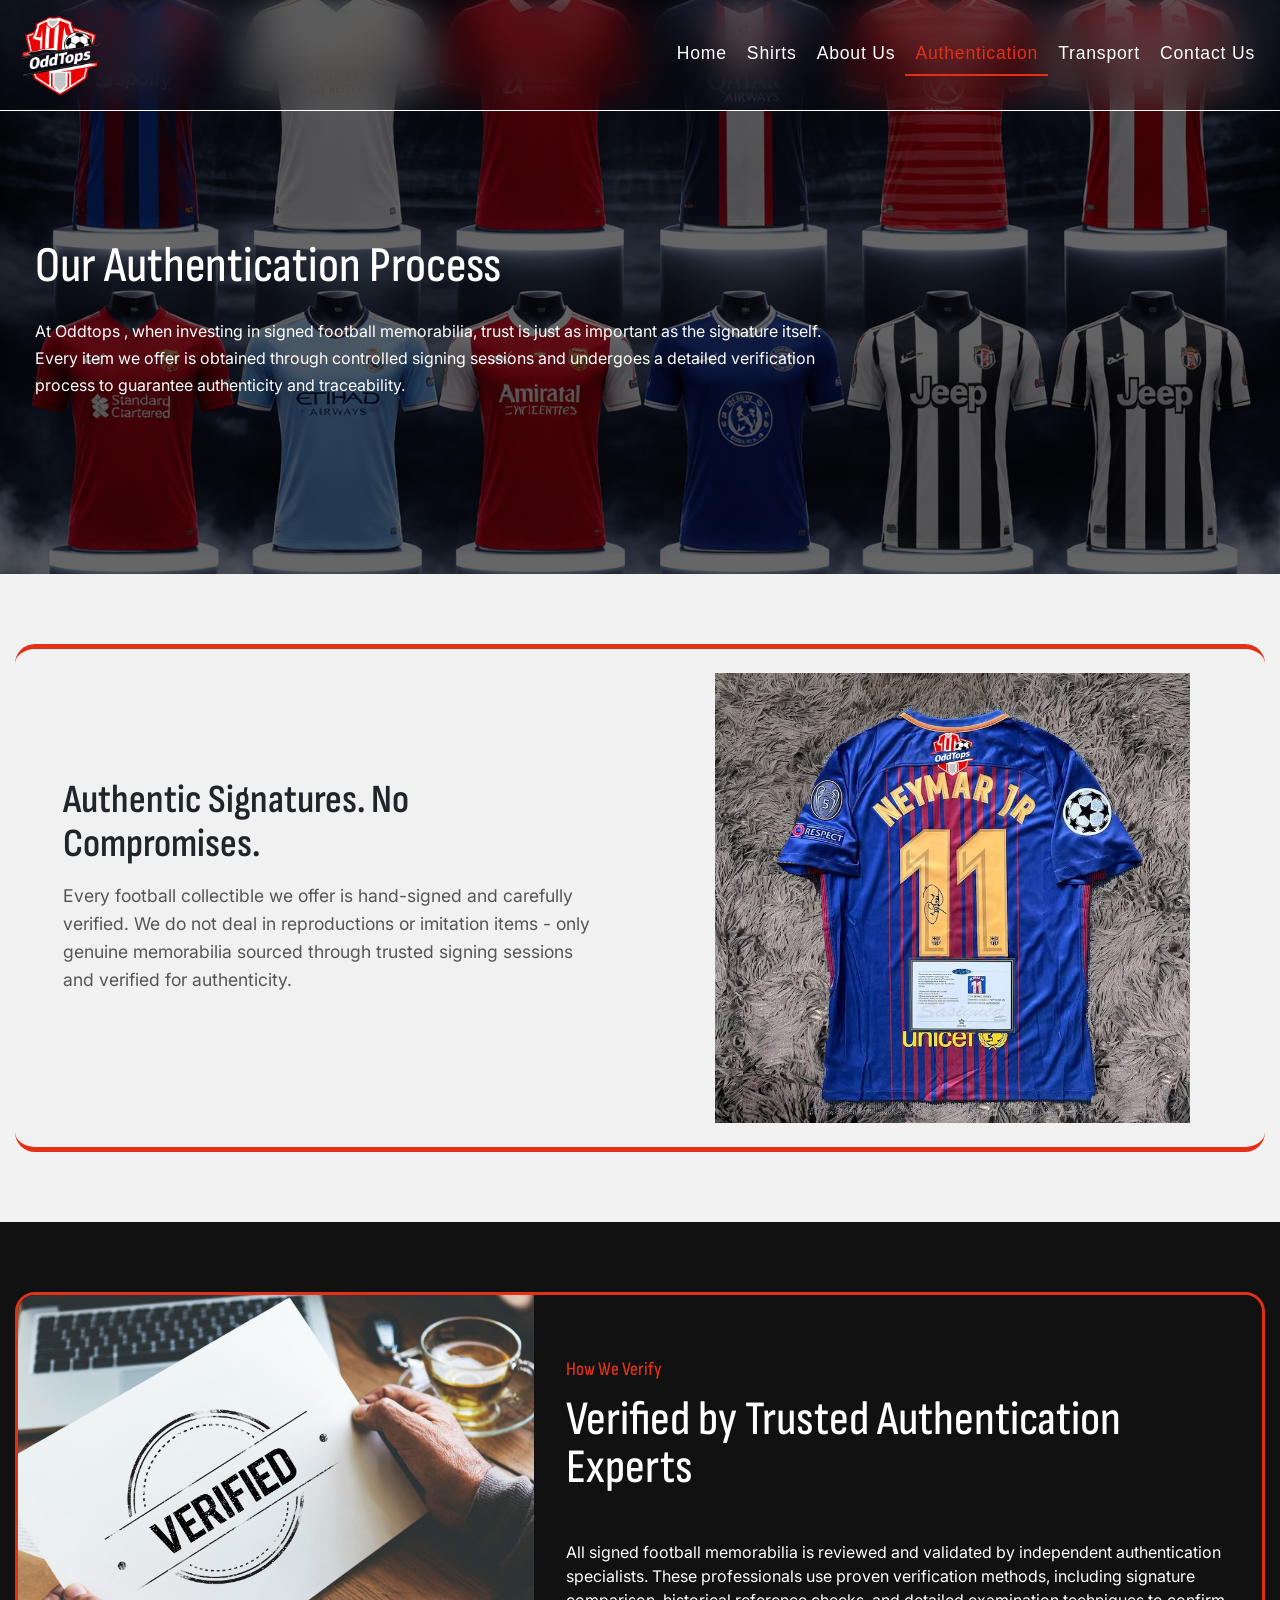
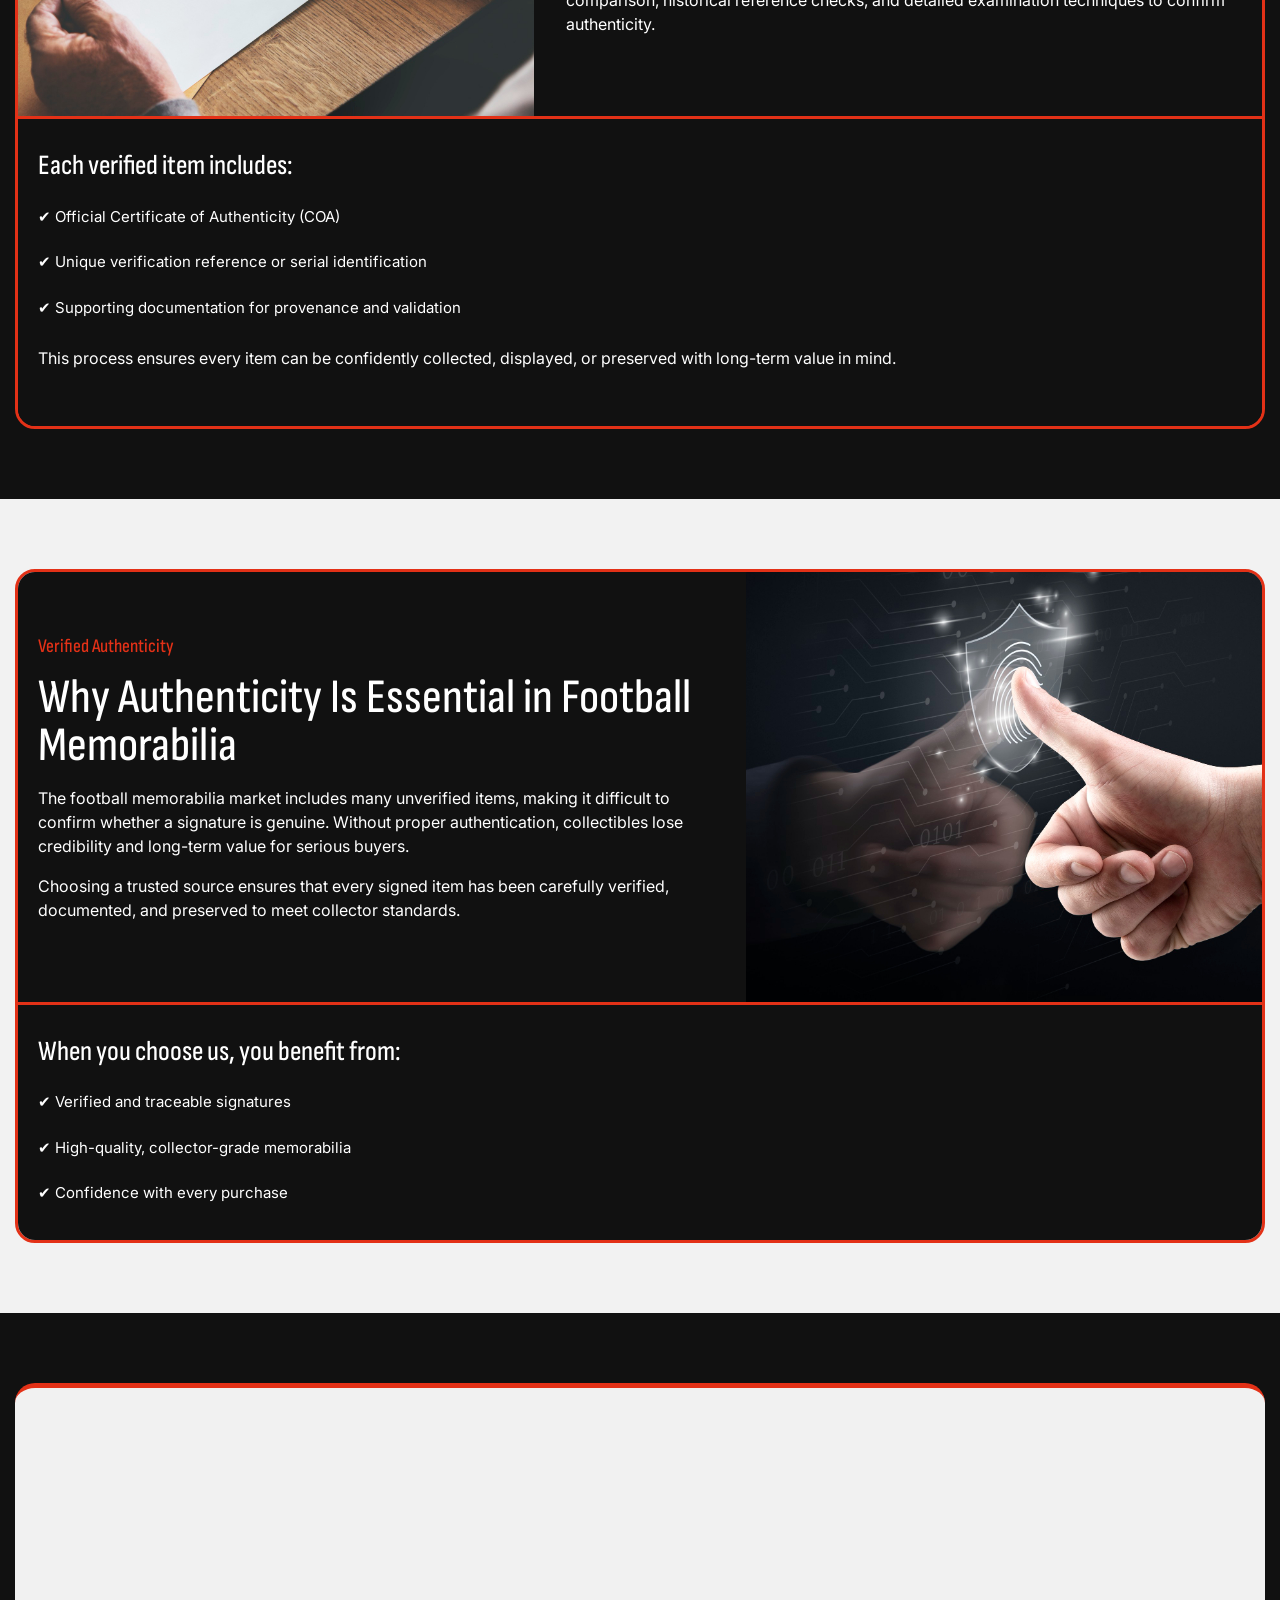
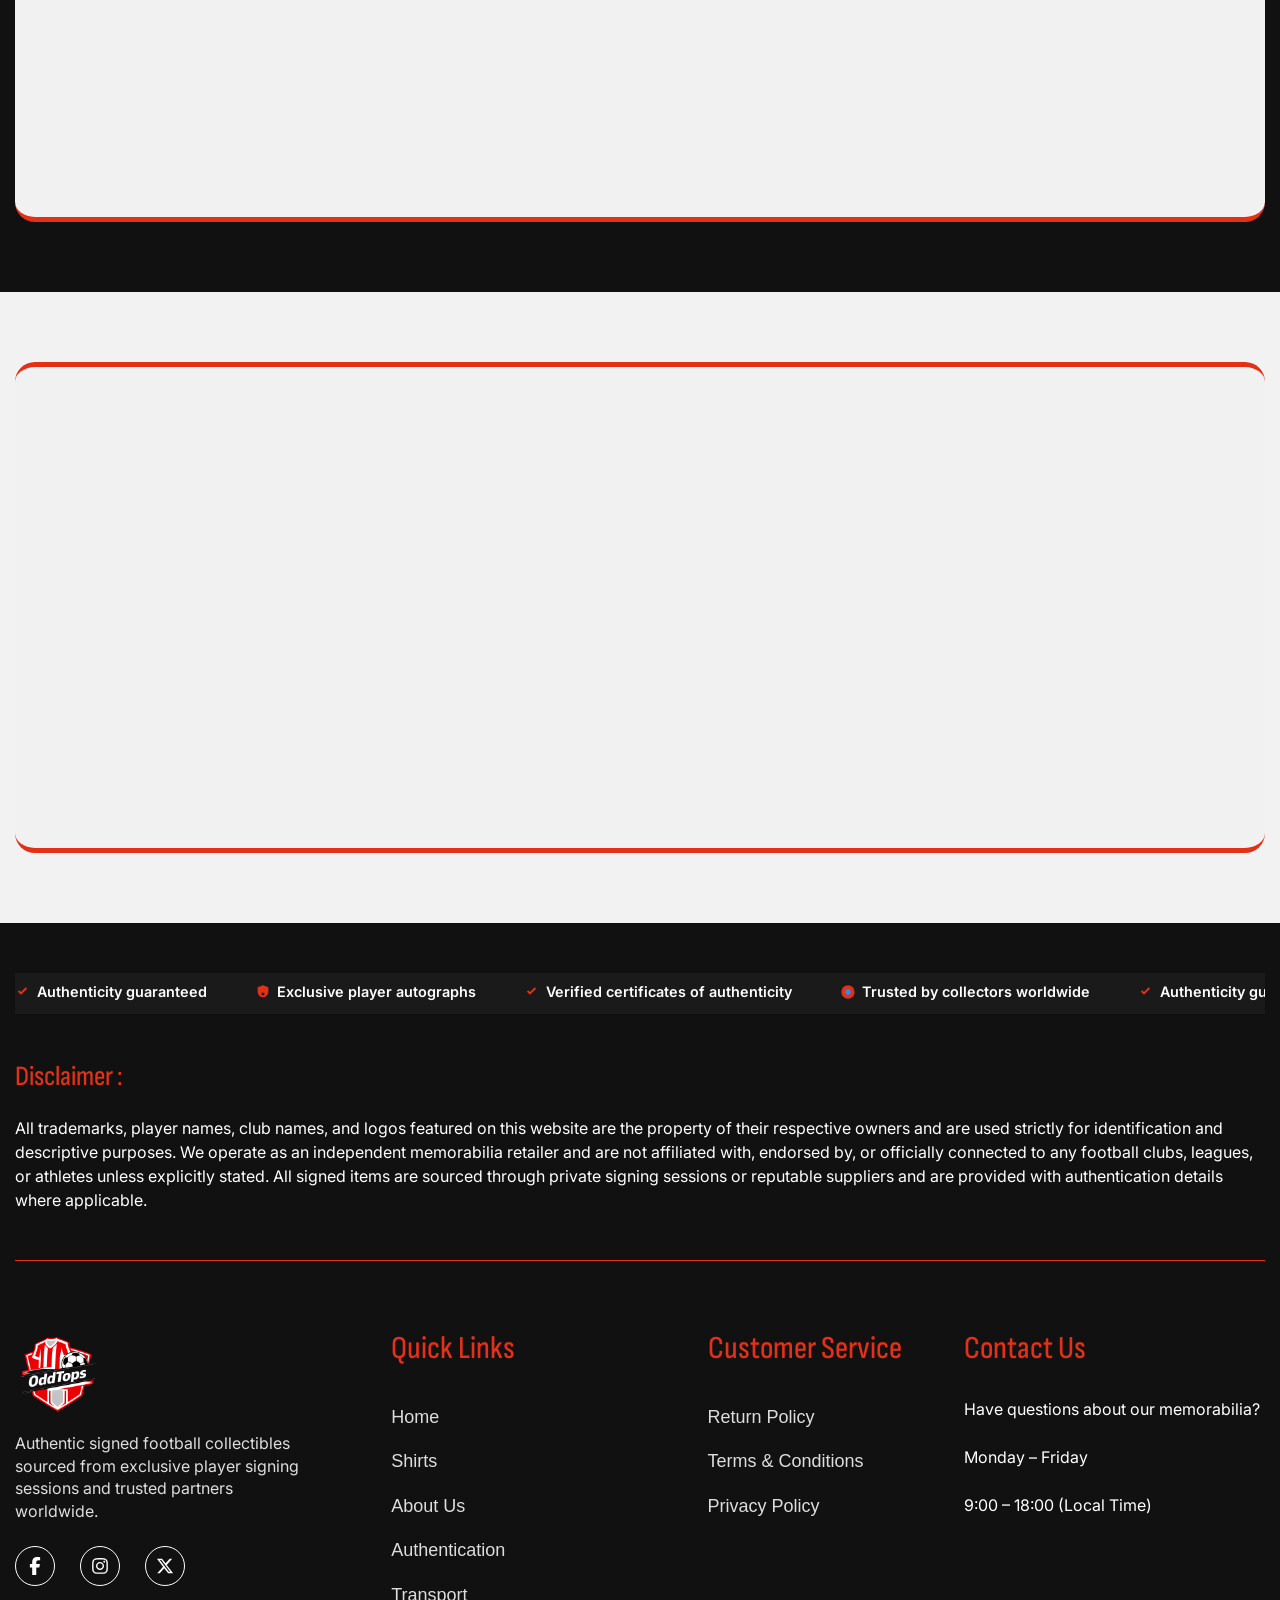
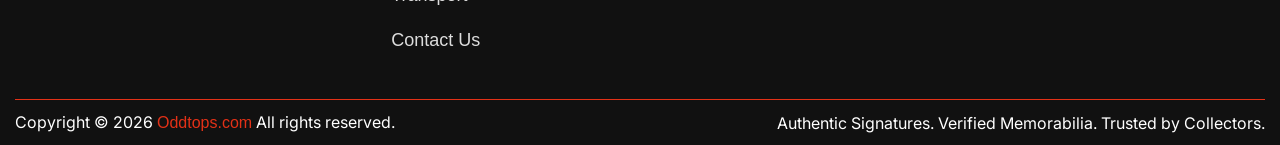
<file: authentication.html>
<!DOCTYPE html>
<html lang="en">

<head>
    <meta charset="UTF-8">
    <meta name="viewport" content="width=device-width, initial-scale=1.0">
    <meta name="robots" content="index, follow">
    <meta name="description" content="Every OddTops collectible is fully authenticated and backed by a secure certificate. Learn how we verify signed football jerseys from private signing events.">
    <meta name="keywords" content="certificate of authenticity football, signed jersey authentication, verified memorabilia, authentic autographs">
    <meta name="robots" content="index, follow">
    <link rel="stylesheet" href="assets/css/bootstrap.css">
    <link rel="stylesheet" href="assets/css/aos.css">
    <link rel="stylesheet" href="assets/css/style.css">
    <link rel="stylesheet" href="assets/css/responsive.css">
    <link rel="canonical" href="FULL_PAGE_URL">
    <link rel="shortcut icon" href="assets/images/favicon.ico" type="image/x-icon">
    <title>Authentication Guarantee – Certified Signed Football Memorabilia | OddTops</title>
</head>

<body>

    <!-- Header Start -->
    <header class="site-header">
        <div class="container">
            <nav class="desktop-menu">
                <div class="logo">
                    <a href="./"><img src="./assets/images/logo.png" alt="logo"></a>
                </div>
                <div class="main-navbar">
                    <ul>
                        <li><a href="./">Home</a></li>
                        <li><a href="./shirts">Shirts</a></li>
                        <li><a href="./about-us">About Us</a></li>
                        <li><a class="active" href="./authentication">Authentication</a> </li>
                        <li><a href="./transport">Transport</a></li>
                        <li><a href="./contact-us">Contact Us</a></li>
                    </ul>
                    <div class="close-icon"><img src="./assets/images/close.svg" alt="close"></div>
                </div>
                <div class="menu-icon"><img src="./assets/images/menu.svg" alt="menu"></div>
            </nav>
        </div>
    </header>
    <!-- Header End -->

    <!--Banner-section-start-->
    <section class="sub-banner authentication bg_center_cover"
        style="background-image: url(./assets/images/authentification_banner.png) ;">
        <div class="container">
            <div class="row">
                <div class="jerseymain ">
                    <div class="col-md-12">
                        <h1>Our Authentication Process</h1>
                        <p class="text_white mt-4">
                            At Oddtops , when investing in signed football memorabilia, trust is just as important as the signature itself. Every item we offer is obtained through controlled signing sessions and undergoes a detailed verification process to guarantee authenticity and traceability.
                        </p>
                    </div>
                </div>
            </div>
        </div>
    </section>
    <!--Banner-section-end-->

    <!-- Authentication After Banner Section Start -->
    <section class="featured-collections py-7 hide bg_light">
        <div class="container">
            <div class="featured-collections-content">
                <div class="collection-card row align-items-center">
                    <div class="col-lg-6 p-4 p-lg-5 aos-init aos-animate" data-aos="fade-right"
                        data-aos-duration="1000">
                        <h2 class="mb-3">
                            Authentic Signatures. No Compromises.
                        </h2>
                        <p class="mb-4">
                            Every football collectible we offer is hand-signed and carefully verified. We do not deal in
                            reproductions or imitation items - only genuine memorabilia sourced through trusted signing
                            sessions and verified for authenticity.
                        </p>
                    </div>
                    <div class="col-lg-6 text-center p-4 collection-card-img aos-init aos-animate" data-aos="fade-left"
                        data-aos-duration="1000">
                        <img src="assets/images/authentication_after_banner.jpg" alt="Jersey"
                            class="img-fluid jersey-img">
                    </div>
                </div>
            </div>
        </div>
    </section>
    <!-- Authentication After Banner Section Start -->

    <!-- Authentication How Verify Section CSS Start -->
    <section class="why_trust_us py-7 bg_dark hide">
        <div class="container">
            <div class="why_trust_us_wrapper">
                <div class="why_trust_us_cards">
                    <div class="row no_padding bg_dark">
                        <div class="col-lg-5 no_padding">
                            <div class="why_trust_us_img_outer">
                                <div class="why_trust_us_img bg_center_cover"
                                    style="background-image: url(assets/images/authentication_how_verify.jpg);"></div>
                                <div class="common_overlay"></div>
                            </div>
                        </div>
                        <div class="col-lg-7 no_padding">
                            <div class="why_trust_us_cards_content">
                                <h3 class="mb-3 badge_heading">
                                    <span class="red">How We Verify</span>
                                </h3>
                                <h2 class="section_heading text-white mb-5">
                                    Verified by Trusted Authentication Experts
                                </h2>
                                <p class="mb-3">
                                    All signed football memorabilia is reviewed and validated by independent
                                    authentication specialists. These professionals use proven verification methods,
                                    including signature comparison, historical reference checks, and detailed
                                    examination techniques to confirm authenticity.
                                </p>
                            </div>
                        </div>
                    </div>

                    <div class="row why_trust_us_bottom_row no_padding bg_dark">
                        <div class="col-12 no_padding">
                            <div class="why_trust_us_amenities">
                                <h3 class="text_white mb-4">
                                    Each verified item includes:
                                </h3>
                                <ul>
                                    <li>
                                        <p>✔ Official Certificate of Authenticity (COA)</p>
                                    </li>
                                    <li>
                                        <p>✔ Unique verification reference or serial identification </p>
                                    </li>
                                    <li>
                                        <p> ✔ Supporting documentation for provenance and validation </p>
                                    </li>
                                </ul>
                                <p class="my-4 text-white">
                                    This process ensures every item can be confidently collected, displayed, or
                                    preserved with long-term value in mind.
                                </p>
                            </div>
                        </div>
                    </div>

                </div>
            </div>
        </div>
    </section>
    <!-- Authentication How Verify Section CSS End -->

    <!-- Authentication Authenticity Section CSS Start -->
    <section class="authentication_verification_process why_trust_us py-7 bg_light hide">
        <div class="container">
            <div class="why_trust_us_wrapper">
                <div class="why_trust_us_cards">
                    <div class="row no_padding bg_dark">

                        <div class="col-lg-7 no_padding">
                            <div class="why_trust_us_cards_content">
                                <h3 class="mb-3 badge_heading">
                                    <span class="red">Verified Authenticity</span>
                                </h3>
                                <h2 class="section_heading text_white mb-3">
                                    Why Authenticity Is Essential in Football Memorabilia
                                </h2>
                                <p class="mb-3 text_white">
                                    The football memorabilia market includes many unverified items, making it difficult
                                    to confirm whether a signature is genuine. Without proper authentication,
                                    collectibles lose credibility and long-term value for serious buyers.
                                </p>
                                <p class="mb-3 text_white">
                                    Choosing a trusted source ensures that every signed item has been carefully
                                    verified, documented, and preserved to meet collector standards.
                                </p>
                            </div>
                        </div>
                        <div class="col-lg-5 no_padding">
                            <div class="why_trust_us_img_outer">
                                <div class="why_trust_us_img bg_center_cover"
                                    style="background-image: url(assets/images/authentification_authenticity.jpg);">
                                </div>
                                <div class="common_overlay"></div>
                            </div>
                        </div>
                    </div>

                    <div class="row why_trust_us_bottom_row no_padding bg_dark">
                        <div class="col-12 no_padding">
                            <div class="why_trust_us_amenities">
                                <h3 class="text_white mb-4">
                                    When you choose us, you benefit from:
                                </h3>
                                <ul class="text_white">
                                    <li>
                                        <p>✔ Verified and traceable signatures</p>
                                    </li>
                                    <li>
                                        <p>✔ High-quality, collector-grade memorabilia </p>
                                    </li>
                                    <li>
                                        <p> ✔ Confidence with every purchase </p>
                                    </li>
                                </ul>
                            </div>
                        </div>
                    </div>

                </div>
            </div>
        </div>
    </section>
    <!-- Authentication Authenticity Section CSS End -->


    <!-- Authentication Our Commitment Section Start -->
    <section class="featured-collections py-7 hide bg_dark">
        <div class="container">
            <div class="featured-collections-content">
                <div class="collection-card row align-items-center">
                    <div class="col-lg-6 p-4 p-lg-5 aos-init aos-animate" data-aos="fade-right"
                        data-aos-duration="1000">
                        <h3 class="mb-3">
                            Our Promise to Football Collectors
                        </h3>
                        <p class="mb-4">
                            We partner only with trusted suppliers and verified signing sources to ensure every item
                            meets strict authenticity standards. Each piece is carefully reviewed before being added to
                            our collection, so you can be confident in its origin and quality.
                        </p>
                        <p class="mb-4">
                            Our mission is simple - to provide genuine signed football memorabilia that collectors and
                            fans can trust today and value for years to come.
                        </p>
                    </div>
                    <div class="col-lg-6 text-center p-4 collection-card-img aos-init aos-animate" data-aos="fade-left"
                        data-aos-duration="1000">
                        <img src="assets/images/authentification_promise_image.jpg" alt="Jersey" class="img-fluid jersey-img">
                    </div>
                </div>
            </div>
        </div>
    </section>
    <!-- Authentication Our Commitment Section End -->


    <!-- Authentication Shop Section Start -->
    <section class="featured-collections py-7 hide bg_light">
        <div class="container">
            <div class="featured-collections-content">
                <div class="collection-card row align-items-center">
                    <div class="col-lg-6 text-center p-4 collection-card-img aos-init aos-animate" data-aos="fade-left"
                        data-aos-duration="1000">
                        <img src="assets/images/authentification_shop_image.jpg" alt="Jersey" class="img-fluid jersey-img">
                    </div>
                    <div class="col-lg-6 p-4 p-lg-5 aos-init aos-animate" data-aos="fade-right"
                        data-aos-duration="1000">
                        <h3 class="mb-3">
                            Shop with Complete Confidence
                        </h3>
                        <p class="mb-4">
                            When you purchase from us, you’re not just buying signed football memorabilia - you’re
                            investing in a verified piece of the game’s history, backed by authenticity, transparency,
                            and trusted sourcing.
                        </p>
                        <p class="mb-4">
                            If you have any questions about authentication, certification, or specific items, our team
                            is here to guide you every step of the way.
                        </p>
                        <p class="mb-4">
                            Authentic signatures. Verified sources. Memorabilia you can trust.
                        </p>
                    </div>

                </div>
            </div>
        </div>
    </section>
    <!-- Authentication Shop Section End -->

    <!-- Footer Start -->
    <footer class="site-footer bg_dark ">

        <div class="container">
            <div class="footer-marquee">
                <div class="marquee-track">
                    <span>
                        <svg xmlns="http://www.w3.org/2000/svg" viewBox="0 0 16 16">
                            <path d="M6 10.793l6.146-6.147-1.414-1.414L6 7.966 4.268 6.234 2.854 7.648z" />
                        </svg>
                        Authenticity guaranteed
                    </span>
                    <span>
                        <svg xmlns="http://www.w3.org/2000/svg" viewBox="0 0 24 24">
                            <path d="M12 2L4 5v6c0 5 3 9 8 9s8-4 8-9V5l-8-3zM10 13h4v4h-4v-4z" />
                        </svg>
                        Exclusive player autographs
                    </span>
                    <span>
                        <svg xmlns="http://www.w3.org/2000/svg" viewBox="0 0 16 16">
                            <path d="M6 10.793l6.146-6.147-1.414-1.414L6 7.966 4.268 6.234 2.854 7.648z" />
                        </svg>
                        Verified certificates of authenticity
                    </span>
                    <span>
                        <svg xmlns="http://www.w3.org/2000/svg" viewBox="0 0 24 24">
                            <circle cx="12" cy="12" r="10" />
                            <path fill="#1E90FF" d="M16 12a4 4 0 1 1-8 0 4 4 0 0 1 8 0z" />
                        </svg>
                        Trusted by collectors worldwide
                    </span>

                    <span>
                        <svg xmlns="http://www.w3.org/2000/svg" viewBox="0 0 16 16">
                            <path d="M6 10.793l6.146-6.147-1.414-1.414L6 7.966 4.268 6.234 2.854 7.648z" />
                        </svg>
                        Authenticity guaranteed
                    </span>
                    <span>
                        <svg xmlns="http://www.w3.org/2000/svg" viewBox="0 0 24 24">
                            <path d="M12 2L4 5v6c0 5 3 9 8 9s8-4 8-9V5l-8-3zM10 13h4v4h-4v-4z" />
                        </svg>
                        Exclusive player autographs
                    </span>
                    <span>
                        <svg xmlns="http://www.w3.org/2000/svg" viewBox="0 0 16 16">
                            <path d="M6 10.793l6.146-6.147-1.414-1.414L6 7.966 4.268 6.234 2.854 7.648z" />
                        </svg>
                        Verified certificates of authenticity
                    </span>
                    <span>
                        <svg xmlns="http://www.w3.org/2000/svg" viewBox="0 0 24 24">
                            <circle cx="12" cy="12" r="10" />
                            <path fill="#1E90FF" d="M16 12a4 4 0 1 1-8 0 4 4 0 0 1 8 0z" />
                        </svg>
                        Trusted by collectors worldwide
                    </span>
                </div>
            </div>
            <div class="disclaimer_wrap py-5">
                <h3 class="mb-4 text_theme">
                    Disclaimer :
                </h3>
                <p class="text_white">
                    All trademarks, player names, club names, and logos featured on this website are the property of
                    their respective owners and are used strictly for identification and descriptive purposes. We
                    operate as an independent memorabilia retailer and are not affiliated with, endorsed by, or
                    officially connected to any football clubs, leagues, or athletes unless explicitly stated. All
                    signed items are sourced through private signing sessions or reputable suppliers and are provided
                    with authentication details where applicable.
                </p>
            </div>
            <div class="footer-content">
                <div class="footer-top pt-7">
                    <div class="footer-logo">
                        <a href="./" class="mb-3">
                            <img src="./assets/images/logo.png" alt="logo">
                        </a>
                        <p>
                            Authentic signed football collectibles sourced from exclusive player signing sessions and
                            trusted partners worldwide.
                        </p>
                        <div class="social-icons mt-4">
                            <ul>

                                <li><a href="https://www.facebook.com/" target="_blank"><svg
                                            xmlns="http://www.w3.org/2000/svg" viewBox="0 0 320 512">
                                            <path
                                                d="M80 299.3V512H196V299.3h86.5l18-97.8H196V166.9c0-51.7 20.3-71.5 72.7-71.5c16.3 0 29.4 .4 37 1.2V7.9C291.4 4 256.4 0 236.2 0C129.3 0 80 50.5 80 159.4v42.1H14v97.8H80z">
                                            </path>
                                        </svg></a></li>
                                <li><a href="https://www.instagram.com/" target="_blank"><svg
                                            xmlns="http://www.w3.org/2000/svg" viewBox="0 0 448 512">
                                            <path
                                                d="M224.1 141c-63.6 0-114.9 51.3-114.9 114.9s51.3 114.9 114.9 114.9S339 319.5 339 255.9 287.7 141 224.1 141zm0 189.6c-41.1 0-74.7-33.5-74.7-74.7s33.5-74.7 74.7-74.7 74.7 33.5 74.7 74.7-33.6 74.7-74.7 74.7zm146.4-194.3c0 14.9-12 26.8-26.8 26.8-14.9 0-26.8-12-26.8-26.8s12-26.8 26.8-26.8 26.8 12 26.8 26.8zm76.1 27.2c-1.7-35.9-9.9-67.7-36.2-93.9-26.2-26.2-58-34.4-93.9-36.2-37-2.1-147.9-2.1-184.9 0-35.8 1.7-67.6 9.9-93.9 36.1s-34.4 58-36.2 93.9c-2.1 37-2.1 147.9 0 184.9 1.7 35.9 9.9 67.7 36.2 93.9s58 34.4 93.9 36.2c37 2.1 147.9 2.1 184.9 0 35.9-1.7 67.7-9.9 93.9-36.2 26.2-26.2 34.4-58 36.2-93.9 2.1-37 2.1-147.8 0-184.8zM398.8 388c-7.8 19.6-22.9 34.7-42.6 42.6-29.5 11.7-99.5 9-132.1 9s-102.7 2.6-132.1-9c-19.6-7.8-34.7-22.9-42.6-42.6-11.7-29.5-9-99.5-9-132.1s-2.6-102.7 9-132.1c7.8-19.6 22.9-34.7 42.6-42.6 29.5-11.7 99.5-9 132.1-9s102.7-2.6 132.1 9c19.6 7.8 34.7 22.9 42.6 42.6 11.7 29.5 9 99.5 9 132.1s2.7 102.7-9 132.1z">
                                            </path>
                                        </svg></a></li>
                                <li><a href="https://x.com/" target="_blank"><svg xmlns="http://www.w3.org/2000/svg"
                                            viewBox="0 0 512 512">
                                            <path
                                                d="M389.2 48h70.6L305.6 224.2 487 464H345L233.7 318.6 106.5 464H35.8L200.7 275.5 26.8 48H172.4L272.9 180.9 389.2 48zM364.4 421.8h39.1L151.1 88h-42L364.4 421.8z">
                                            </path>
                                        </svg></a></li>
                            </ul>
                        </div>
                    </div>
                    <div class="footer-links">
                        <h4>Quick Links</h4>
                        <ul>
                            <li><a href="./">Home</a></li>
                            <li><a href="./shirts">Shirts</a></li>
                            <li><a href="./about-us">About Us</a></li>
                            <li><a href="./authentication">Authentication</a> </li>
                            <li><a href="./transport">Transport</a></li>
                            <li><a href="./contact-us">Contact Us</a></li>
                        </ul>
                    </div>
                    <div class="footer-links">
                        <h4>Customer Service</h4>
                        <ul>
                            <li><a href="./return-policy">Return Policy</a></li>
                            <li><a href="./terms-and-conditions"> Terms & Conditions</a></li>
                            <li><a href="./privacy-policy">Privacy Policy</a></li>
                        </ul>
                    </div>

                    <div class="footer-contact">
                        <h4>Contact Us </h4>
                        <p class="text_white mt-4">
                            Have questions about our memorabilia?
                        </p>
                        <p class="text_white mt-4">
                            Monday – Friday
                        </p>
                        <p class="text_white mt-4">
                            9:00 – 18:00 (Local Time)
                        </p>
                     

                    </div>

                </div>
                <div class="footer-bottom">
                    <p>
                  Copyright © 2026 <a href="./" class="text_theme">Oddtops.com</a> All rights reserved.
                    </p>
                    <p>
                        Authentic Signatures. Verified Memorabilia. Trusted by Collectors.
                    </p>
                </div>
            </div>
        </div>
    </footer>
    <!-- Footer End -->

    <script src="assets/js/jquery.js"></script>
    <script src="assets/js/aos.js"></script>
    <script src="assets/js/bootstrap.js"></script>
    <script src="assets/js/index.js"></script>
</body>

</html>
</file>
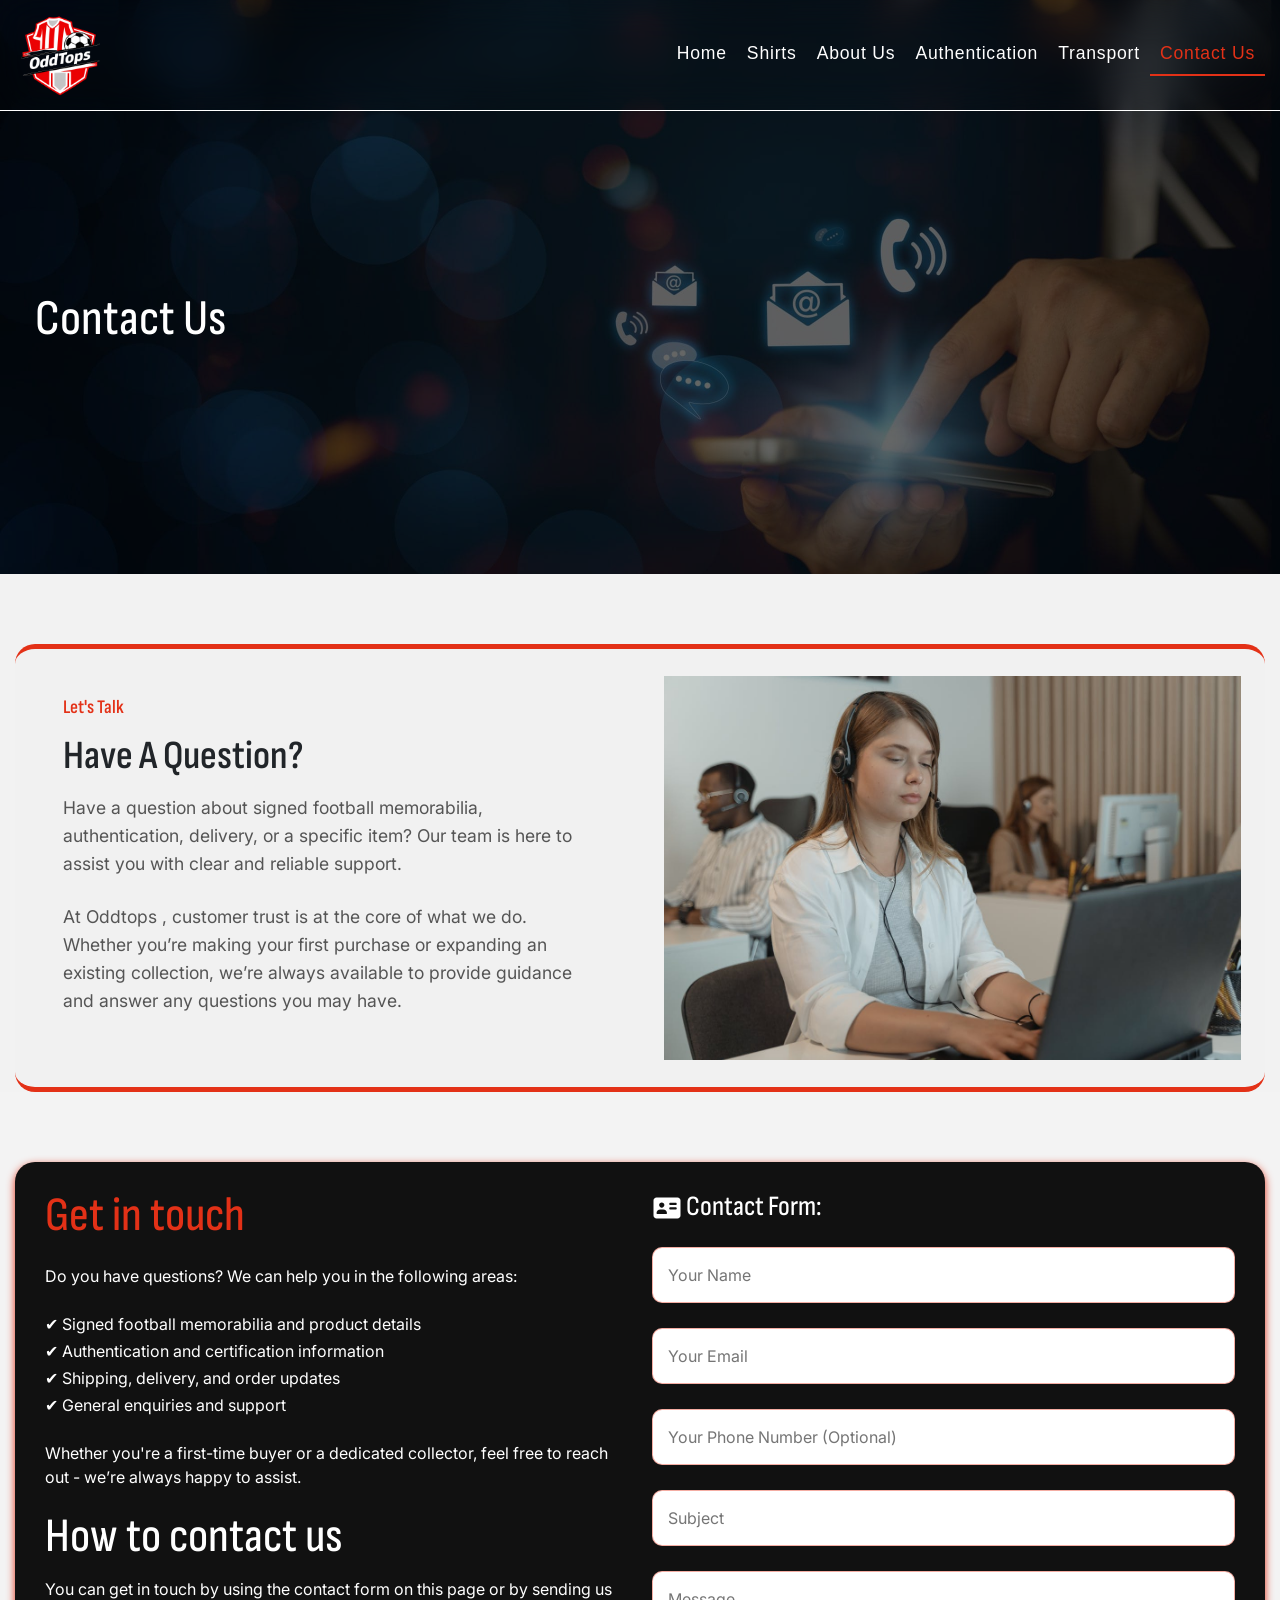
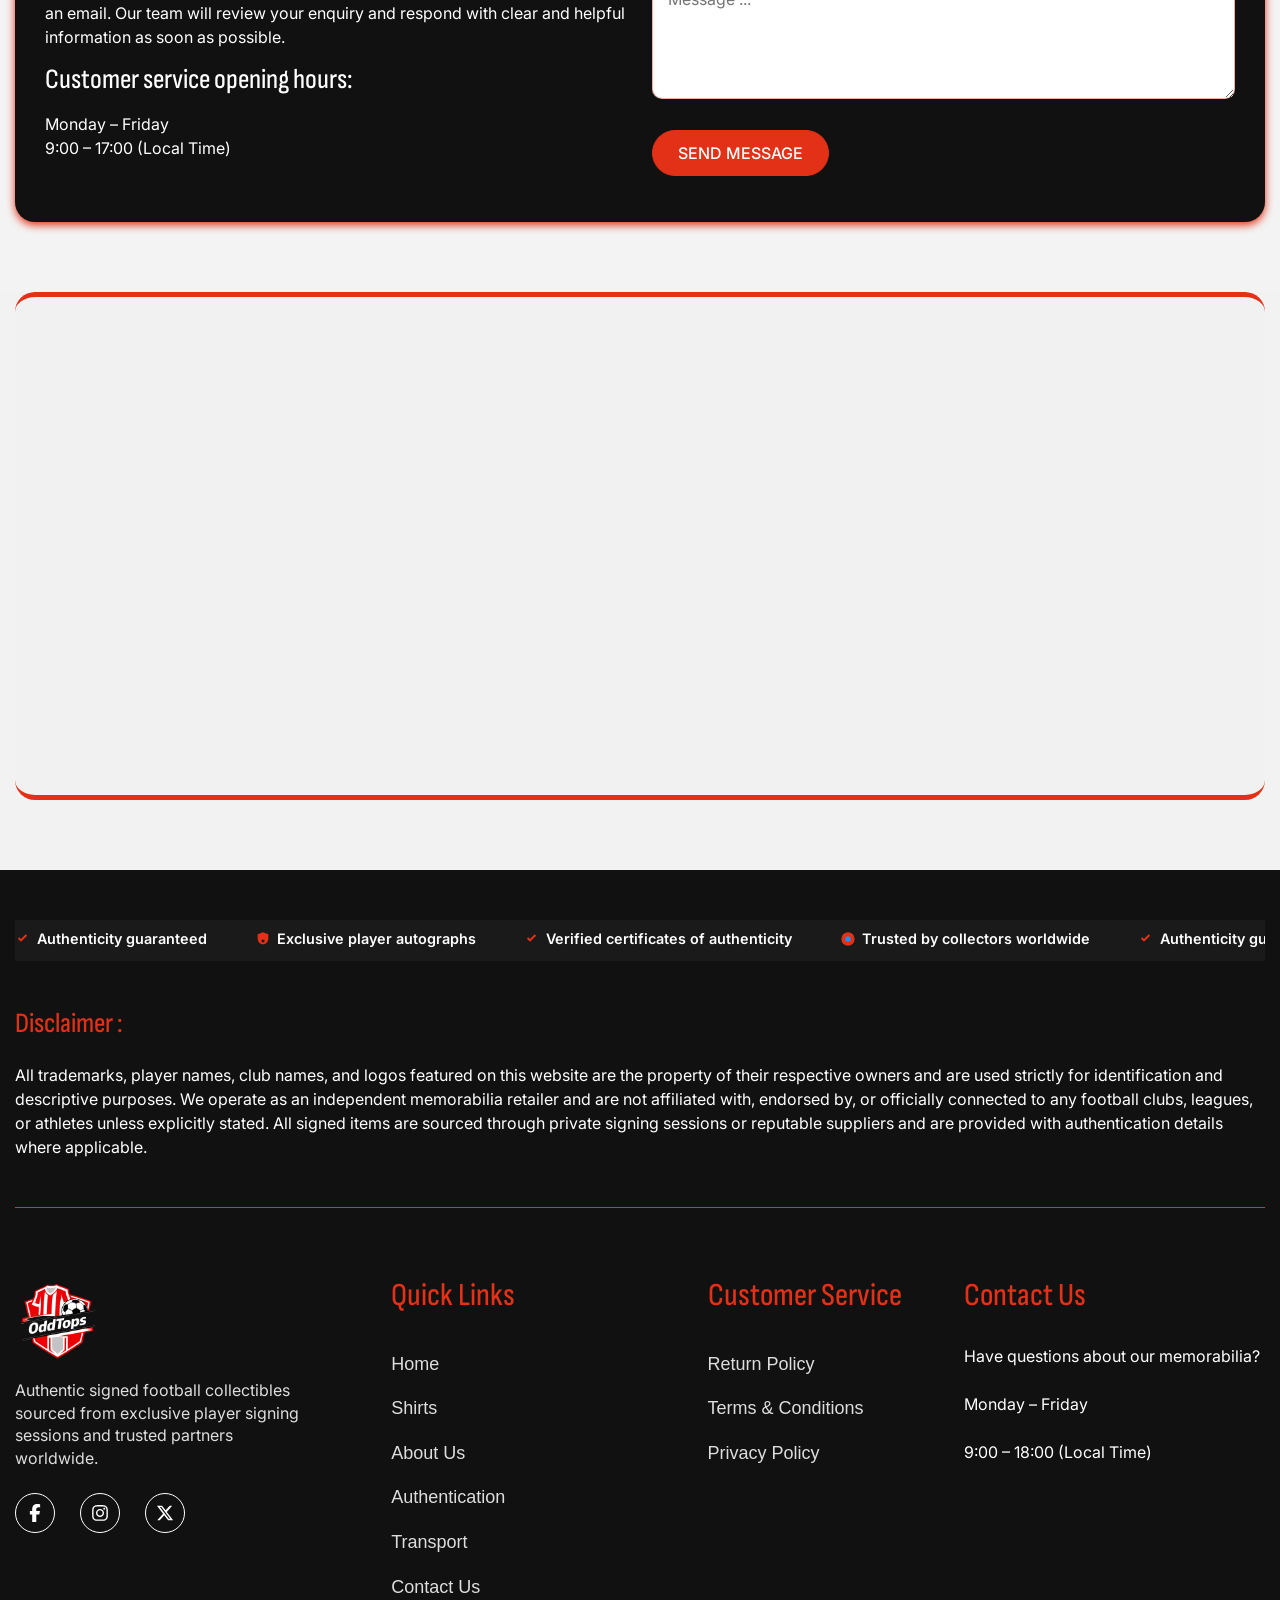
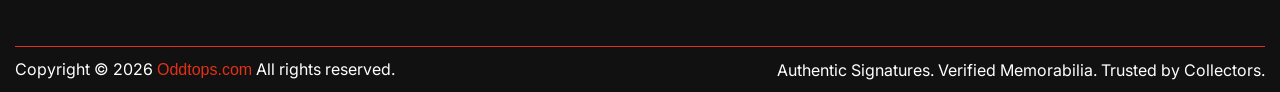
<file: contact-us.html>
<!DOCTYPE html>
<html lang="en">

<head>
    <meta charset="UTF-8">
    <meta name="viewport" content="width=device-width, initial-scale=1.0">
    <meta name="robots" content="index, follow">
    <meta name="description" content="Contact OddTops for inquiries about signed football jerseys, authentication, orders, or support. We're here to help collectors.">
    <meta name="keywords" content="contact OddTops, football memorabilia support, signed jersey help, customer service collectibles">
    <meta name="robots" content="index, follow">
    <link rel="canonical" href="FULL_PAGE_URL">
    <link rel="stylesheet" href="assets/css/bootstrap.css">
    <link rel="stylesheet" href="assets/css/aos.css">
    <link rel="stylesheet" href="assets/css/style.css">
    <link rel="stylesheet" href="assets/css/responsive.css">
    <link rel="shortcut icon" href="assets/images/favicon.ico" type="image/x-icon">
    <title>Contact OddTops – Signed Football Collectibles Support</title>
</head>

<body>

    <!-- Header Start -->
    <header class="site-header">
        <div class="container">
            <nav class="desktop-menu">
                <div class="logo">
                    <a href="./"><img src="./assets/images/logo.png" alt="logo"></a>
                </div>
                <div class="main-navbar">
                    <ul>
                        <li><a href="./">Home</a></li>
                        <li><a href="./shirts">Shirts</a></li>
                        <li><a href="./about-us">About Us</a></li>
                        <li><a href="./authentication">Authentication</a> </li>
                        <li><a href="./transport">Transport</a></li>
                        <li><a class="active" href="./contact-us">Contact Us</a></li>
                    </ul>
                    <div class="close-icon"><img src="./assets/images/close.svg" alt="close"></div>
                </div>
                <div class="menu-icon"><img src="./assets/images/menu.svg" alt="menu"></div>
            </nav>
        </div>
    </header>
    <!-- Header End -->

    <!--Banner-section-start-->
    <section class="sub-banner bg_center_cover" style="background-image: url(./assets/images/contact_banner.jpg) ;">
        <div class="container">
            <div class="row">
                <div class="jerseymain">
                    <div class="col-md-12">
                        <h1>Contact Us</h1>
                    </div>
                </div>
            </div>
        </div>
    </section>
    <!--Banner-section-end-->

    <!-- After Banner Section Start -->
    <section class="featured-collections pt-7 hide bg_light">
        <div class="container">
            <div class="featured-collections-content">

                <div class="collection-card row align-items-center">
                    <div class="col-lg-6 p-4 p-lg-5 aos-init aos-animate" data-aos="fade-right"
                        data-aos-duration="1000">
                        <h2 class="mb-3 badge_heading">
                            <span class="red">
                                Let's Talk
                            </span>
                        </h2>
                        <h3 class="mb-3">
                            Have A Question?
                        </h3>
                        <p class="mb-4">
                            Have a question about signed football memorabilia, authentication, delivery, or a specific
                            item? Our team is here to assist you with clear and reliable support.
                        </p>
                        <p class="mb-4">
                            At Oddtops , customer trust is at the core of what we do. Whether you’re making your first purchase or expanding an existing collection, we’re always available to provide guidance and answer any questions you may have.
                        </p>
                    </div>
                    <div class="col-lg-6 text-center p-4 collection-card-img aos-init aos-animate" data-aos="fade-left"
                        data-aos-duration="1000">
                        <img src="assets/images/contact_after_banner.jpg" alt="Jersey" class="img-fluid jersey-img">
                    </div>
                </div>
            </div>
        </div>
    </section>
    <!-- After Banner Section End -->


    <section class="contact_page_content_section  py-7" id="contact_form">
        <div class="container">
            <div class="contact_page_content_wrap  bg_dark">
                <div class="row">
                    <div class="col-md-6">
                        <div class="contact_page_content_info">
                            <h2 class="section_heading text_theme mb-4">
                                Get in touch
                            </h2>
                            <p class="text_white mb-4">
                                Do you have questions? We can help you in the following areas:
                            </p>
                            <ul class="mb-4 text_white">
                                <li>
                                    <p>
                                        ✔ Signed football memorabilia and product details
                                    </p>
                                </li>
                                <li>
                                    <p>
                                        ✔ Authentication and certification information
                                    </p>
                                </li>
                                <li>
                                    <p>
                                        ✔ Shipping, delivery, and order updates
                                    </p>
                                </li>
                                <li>
                                    <p>
                                        ✔ General enquiries and support
                                    </p>
                                </li>
                            </ul>
                            <p class="mb-4 text_white">
                                Whether you're a first-time buyer or a dedicated collector, feel free to reach out -
                                we’re always happy to assist.
                            </p>

                            <h2 class="section_heading text_white  mb-3">
                                How to contact us
                            </h2>                           
                            <p class="mb-3 text-white">
                                You can get in touch by using the contact form on this page or by sending us an email.
                                Our team will review your enquiry and respond with clear and helpful information as soon
                                as possible.
                            </p>
                            <h3 class="mb-3 text_white">
                                Customer service opening hours:
                            </h3>
                            <p class="text_white">
                                Monday – Friday
                            </p>
                            <p class="text_white">
                                9:00 – 17:00 (Local Time)
                            </p>
                        </div>
                    </div>
                    <div class="col-md-6">
                        <div class="contact_page_form">
                            <h3 class="text_white mb-4 underline">
                                <svg xmlns="http://www.w3.org/2000/svg" viewBox="0 0 640 640">
                                    <path
                                        d="M96 96C60.7 96 32 124.7 32 160L32 480C32 515.3 60.7 544 96 544L544 544C579.3 544 608 515.3 608 480L608 160C608 124.7 579.3 96 544 96L96 96zM176 352L240 352C284.2 352 320 387.8 320 432C320 440.8 312.8 448 304 448L112 448C103.2 448 96 440.8 96 432C96 387.8 131.8 352 176 352zM152 256C152 225.1 177.1 200 208 200C238.9 200 264 225.1 264 256C264 286.9 238.9 312 208 312C177.1 312 152 286.9 152 256zM392 208L504 208C517.3 208 528 218.7 528 232C528 245.3 517.3 256 504 256L392 256C378.7 256 368 245.3 368 232C368 218.7 378.7 208 392 208zM392 304L504 304C517.3 304 528 314.7 528 328C528 341.3 517.3 352 504 352L392 352C378.7 352 368 341.3 368 328C368 314.7 378.7 304 392 304z">
                                    </path>
                                </svg> Contact Form:
                            </h3>
                            <form id="contactForm" class="mb-3" novalidate>

                                <div class="form-group">
                                    <input type="text" id="name" placeholder="Your Name">
                                    <small class="error"></small>
                                </div>
                            
                                <div class="form-group">
                                    <input type="email" id="email" placeholder="Your Email">
                                    <small class="error"></small>
                                </div>
                            
                                <div class="form-group">
                                    <input type="text" id="phone" placeholder="Your Phone Number (Optional)">
                                    <small class="error"></small>
                                </div>
                            
                                <div class="form-group">
                                    <input type="text" id="subject" placeholder="Subject">
                                    <small class="error"></small>
                                </div>
                            
                                <div class="form-group">
                                    <textarea id="message" placeholder="Message ..." rows="4"></textarea>
                                    <small class="error"></small>
                                </div>
                            
                                <button type="submit" class="butn contact_form_btn">Send Message</button>
                            
                            </form>
                        </div>
                    </div>
                </div>
            </div>
        </div>
    </section>

    <!-- End Section Start -->
    <section class="featured-collections pb-7 hide bg_light">
        <div class="container">
            <div class="featured-collections-content">

                <div class="collection-card row align-items-center">
                    <div class="col-lg-6 text-center p-4 collection-card-img " data-aos="fade-right"
                        data-aos-duration="1000">
                        <img src="assets/images/contact_last_image.jpg" alt="Jersey" class="img-fluid jersey-img">
                    </div>
                    <div class="col-lg-6 p-4 p-lg-5 " data-aos="fade-left" data-aos-duration="1000">
                        <h3 class="mb-3 badge_heading">
                            <span class="red">
                                Happy to Help
                            </span>
                        </h3>
                        <h3 class="mb-3">
                            Buy with confidence
                        </h3>
                        <p class="mb-4">
                            Every item is carefully checked for authenticity and prepared for safe delivery. We focus on
                            providing reliable service and clear communication at every stage of your experience.
                        </p>
                        <p class="mb-4">
                            If you need more details before placing an order, feel free to contact us - we’re always
                            here to assist.
                        </p>
                        <p class="mb-4">
                            We appreciate your trust and are happy to help with any questions.
                        </p>
                    </div>

                </div>
            </div>
        </div>
    </section>
    <!-- End Section End -->

    <!-- Footer Start -->
    <footer class="site-footer bg_dark ">

        <div class="container">
            <div class="footer-marquee">
                <div class="marquee-track">
                    <span>
                        <svg xmlns="http://www.w3.org/2000/svg" viewBox="0 0 16 16">
                            <path d="M6 10.793l6.146-6.147-1.414-1.414L6 7.966 4.268 6.234 2.854 7.648z" />
                        </svg>
                        Authenticity guaranteed
                    </span>
                    <span>
                        <svg xmlns="http://www.w3.org/2000/svg" viewBox="0 0 24 24">
                            <path d="M12 2L4 5v6c0 5 3 9 8 9s8-4 8-9V5l-8-3zM10 13h4v4h-4v-4z" />
                        </svg>
                        Exclusive player autographs
                    </span>
                    <span>
                        <svg xmlns="http://www.w3.org/2000/svg" viewBox="0 0 16 16">
                            <path d="M6 10.793l6.146-6.147-1.414-1.414L6 7.966 4.268 6.234 2.854 7.648z" />
                        </svg>
                        Verified certificates of authenticity
                    </span>
                    <span>
                        <svg xmlns="http://www.w3.org/2000/svg" viewBox="0 0 24 24">
                            <circle cx="12" cy="12" r="10" />
                            <path fill="#1E90FF" d="M16 12a4 4 0 1 1-8 0 4 4 0 0 1 8 0z" />
                        </svg>
                        Trusted by collectors worldwide
                    </span>

                    <span>
                        <svg xmlns="http://www.w3.org/2000/svg" viewBox="0 0 16 16">
                            <path d="M6 10.793l6.146-6.147-1.414-1.414L6 7.966 4.268 6.234 2.854 7.648z" />
                        </svg>
                        Authenticity guaranteed
                    </span>
                    <span>
                        <svg xmlns="http://www.w3.org/2000/svg" viewBox="0 0 24 24">
                            <path d="M12 2L4 5v6c0 5 3 9 8 9s8-4 8-9V5l-8-3zM10 13h4v4h-4v-4z" />
                        </svg>
                        Exclusive player autographs
                    </span>
                    <span>
                        <svg xmlns="http://www.w3.org/2000/svg" viewBox="0 0 16 16">
                            <path d="M6 10.793l6.146-6.147-1.414-1.414L6 7.966 4.268 6.234 2.854 7.648z" />
                        </svg>
                        Verified certificates of authenticity
                    </span>
                    <span>
                        <svg xmlns="http://www.w3.org/2000/svg" viewBox="0 0 24 24">
                            <circle cx="12" cy="12" r="10" />
                            <path fill="#1E90FF" d="M16 12a4 4 0 1 1-8 0 4 4 0 0 1 8 0z" />
                        </svg>
                        Trusted by collectors worldwide
                    </span>
                </div>
            </div>
            <div class="disclaimer_wrap py-5">
                <h3 class="mb-4 text_theme">
                    Disclaimer :
                </h3>
                <p class="text_white">
                    All trademarks, player names, club names, and logos featured on this website are the property of
                    their respective owners and are used strictly for identification and descriptive purposes. We
                    operate as an independent memorabilia retailer and are not affiliated with, endorsed by, or
                    officially connected to any football clubs, leagues, or athletes unless explicitly stated. All
                    signed items are sourced through private signing sessions or reputable suppliers and are provided
                    with authentication details where applicable.
                </p>
            </div>
            <div class="footer-content">
                <div class="footer-top pt-7">
                    <div class="footer-logo">
                        <a href="./" class="mb-3">
                            <img src="./assets/images/logo.png" alt="logo">
                        </a>
                        <p>
                            Authentic signed football collectibles sourced from exclusive player signing sessions and
                            trusted partners worldwide.
                        </p>
                        <div class="social-icons mt-4">
                            <ul>

                                <li><a href="https://www.facebook.com/" target="_blank"><svg
                                            xmlns="http://www.w3.org/2000/svg" viewBox="0 0 320 512">
                                            <path
                                                d="M80 299.3V512H196V299.3h86.5l18-97.8H196V166.9c0-51.7 20.3-71.5 72.7-71.5c16.3 0 29.4 .4 37 1.2V7.9C291.4 4 256.4 0 236.2 0C129.3 0 80 50.5 80 159.4v42.1H14v97.8H80z">
                                            </path>
                                        </svg></a></li>
                                <li><a href="https://www.instagram.com/" target="_blank"><svg
                                            xmlns="http://www.w3.org/2000/svg" viewBox="0 0 448 512">
                                            <path
                                                d="M224.1 141c-63.6 0-114.9 51.3-114.9 114.9s51.3 114.9 114.9 114.9S339 319.5 339 255.9 287.7 141 224.1 141zm0 189.6c-41.1 0-74.7-33.5-74.7-74.7s33.5-74.7 74.7-74.7 74.7 33.5 74.7 74.7-33.6 74.7-74.7 74.7zm146.4-194.3c0 14.9-12 26.8-26.8 26.8-14.9 0-26.8-12-26.8-26.8s12-26.8 26.8-26.8 26.8 12 26.8 26.8zm76.1 27.2c-1.7-35.9-9.9-67.7-36.2-93.9-26.2-26.2-58-34.4-93.9-36.2-37-2.1-147.9-2.1-184.9 0-35.8 1.7-67.6 9.9-93.9 36.1s-34.4 58-36.2 93.9c-2.1 37-2.1 147.9 0 184.9 1.7 35.9 9.9 67.7 36.2 93.9s58 34.4 93.9 36.2c37 2.1 147.9 2.1 184.9 0 35.9-1.7 67.7-9.9 93.9-36.2 26.2-26.2 34.4-58 36.2-93.9 2.1-37 2.1-147.8 0-184.8zM398.8 388c-7.8 19.6-22.9 34.7-42.6 42.6-29.5 11.7-99.5 9-132.1 9s-102.7 2.6-132.1-9c-19.6-7.8-34.7-22.9-42.6-42.6-11.7-29.5-9-99.5-9-132.1s-2.6-102.7 9-132.1c7.8-19.6 22.9-34.7 42.6-42.6 29.5-11.7 99.5-9 132.1-9s102.7-2.6 132.1 9c19.6 7.8 34.7 22.9 42.6 42.6 11.7 29.5 9 99.5 9 132.1s2.7 102.7-9 132.1z">
                                            </path>
                                        </svg></a></li>
                                <li><a href="https://x.com/" target="_blank"><svg xmlns="http://www.w3.org/2000/svg"
                                            viewBox="0 0 512 512">
                                            <path
                                                d="M389.2 48h70.6L305.6 224.2 487 464H345L233.7 318.6 106.5 464H35.8L200.7 275.5 26.8 48H172.4L272.9 180.9 389.2 48zM364.4 421.8h39.1L151.1 88h-42L364.4 421.8z">
                                            </path>
                                        </svg></a></li>
                            </ul>
                        </div>
                    </div>
                    <div class="footer-links">
                        <h4>Quick Links</h4>
                        <ul>
                            <li><a href="./">Home</a></li>
                            <li><a href="./shirts">Shirts</a></li>
                            <li><a href="./about-us">About Us</a></li>
                            <li><a href="./authentication">Authentication</a> </li>
                            <li><a href="./transport">Transport</a></li>
                            <li><a href="./contact-us">Contact Us</a></li>
                        </ul>
                    </div>
                    <div class="footer-links">
                        <h4>Customer Service</h4>
                        <ul>
                            <li><a href="./return-policy">Return Policy</a></li>
                            <li><a href="./terms-and-conditions"> Terms & Conditions</a></li>
                            <li><a href="./privacy-policy">Privacy Policy</a></li>
                        </ul>
                    </div>

                    <div class="footer-contact">
                        <h4>Contact Us </h4>
                        <p class="text_white mt-4">
                            Have questions about our memorabilia?
                        </p>
                        <p class="text_white mt-4">
                            Monday – Friday
                        </p>
                        <p class="text_white mt-4">
                            9:00 – 18:00 (Local Time)
                        </p>
                     

                    </div>

                </div>
                <div class="footer-bottom">
                    <p>
                  Copyright © 2026 <a href="./" class="text_theme">Oddtops.com</a> All rights reserved.
                    </p>
                    <p>
                        Authentic Signatures. Verified Memorabilia. Trusted by Collectors.
                    </p>
                </div>
            </div>
        </div>
    </footer>
    <!-- Footer End -->

    <script src="assets/js/jquery.js"></script>
    <script src="assets/js/aos.js"></script>
    <script src="assets/js/bootstrap.js"></script>
    <script src="assets/js/index.js"></script>
</body>

</html>
</file>
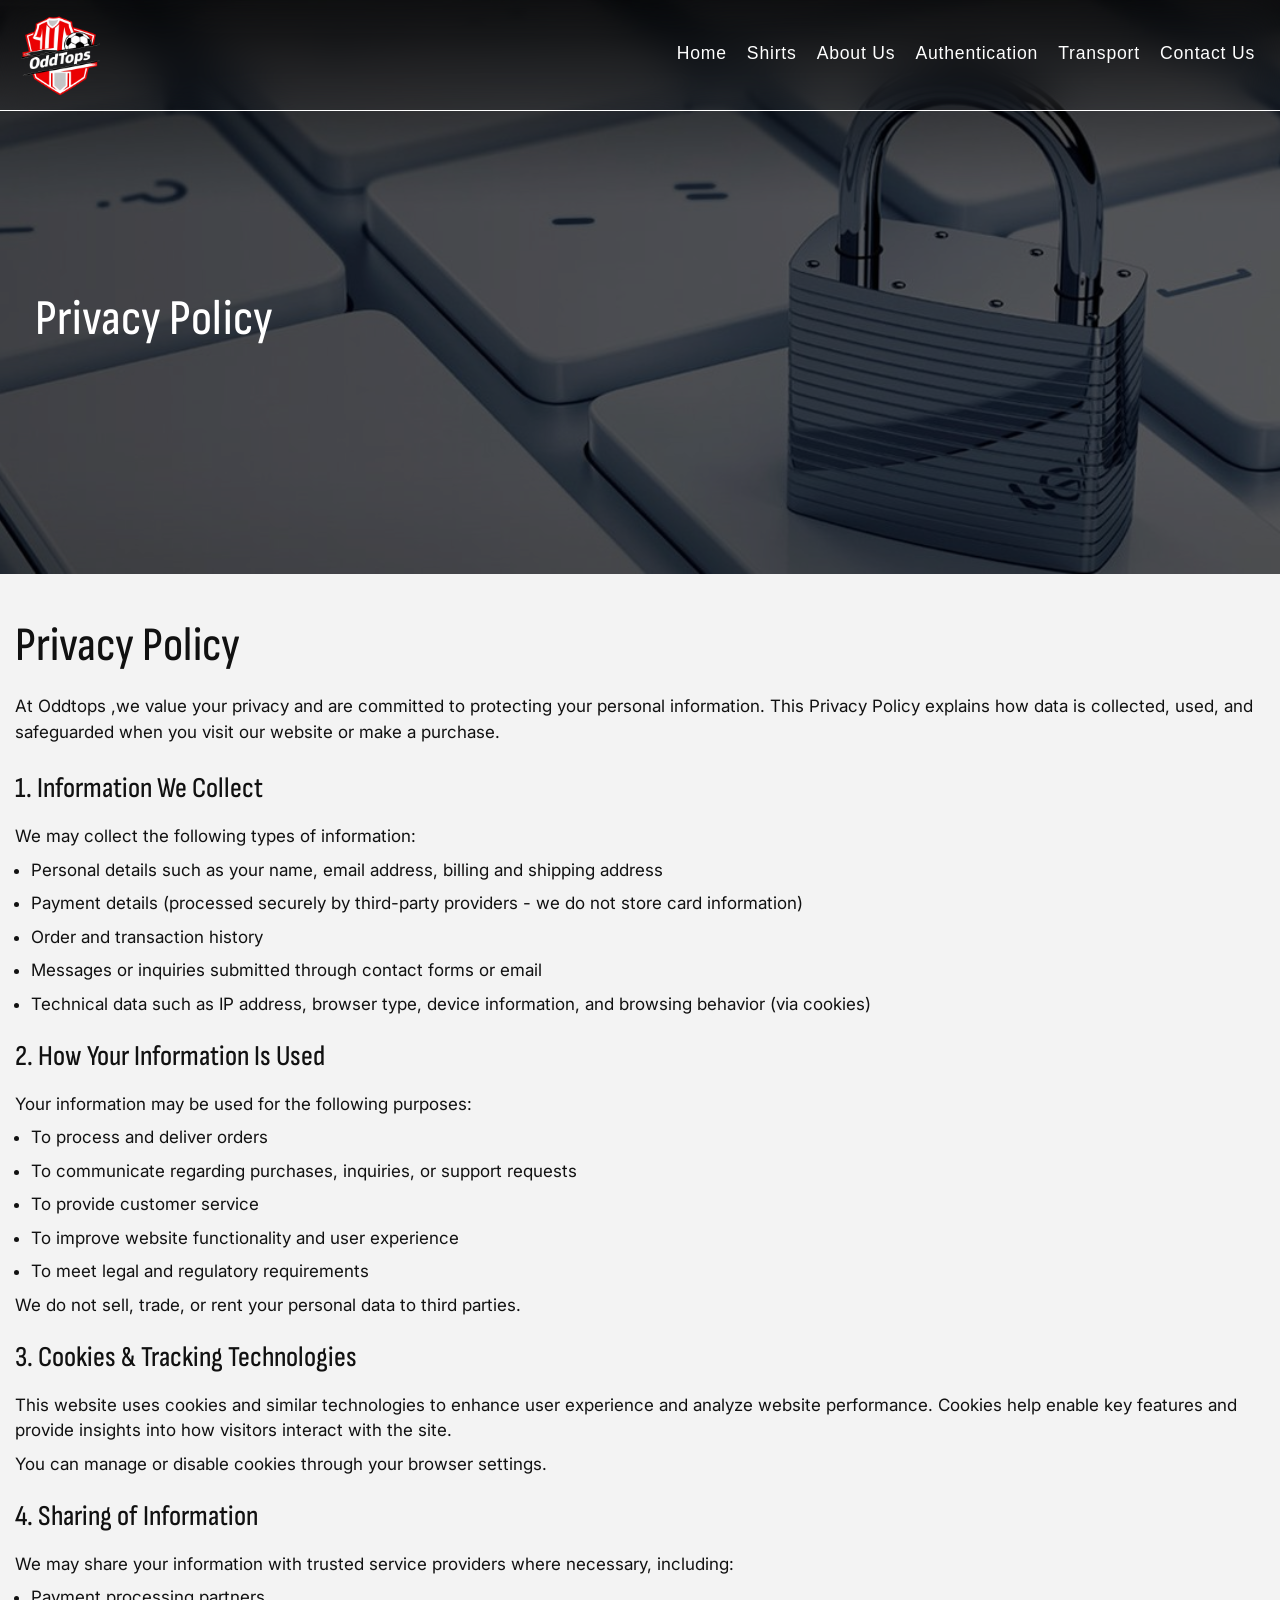
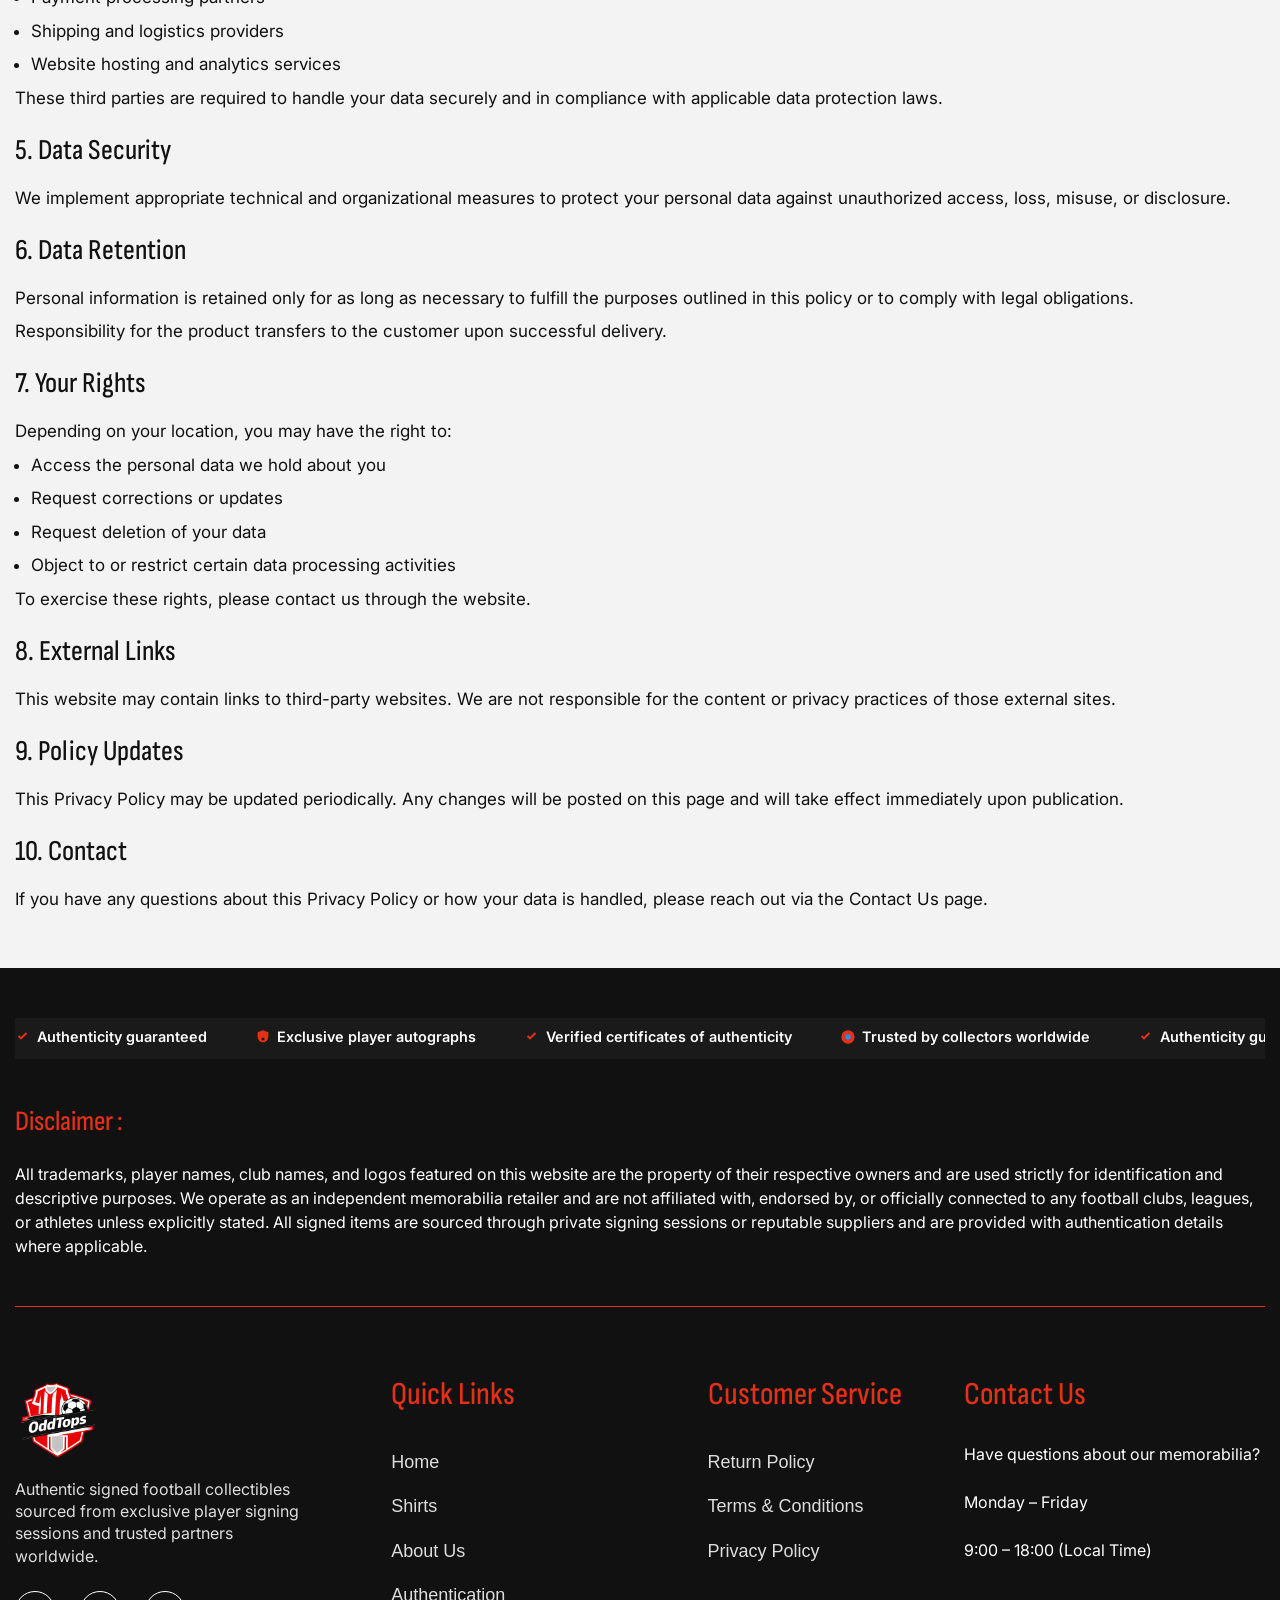
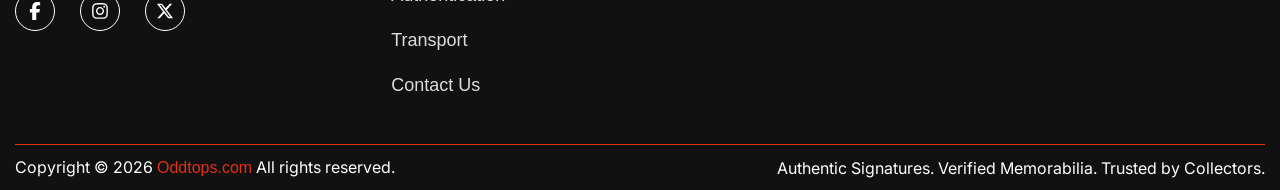
<file: privacy-policy.html>
<!DOCTYPE html>
<html lang="en">

<head>
    <meta charset="UTF-8">
    <meta name="viewport" content="width=device-width, initial-scale=1.0">
    <meta name="robots" content="index, follow">
    <link rel="stylesheet" href="assets/css/bootstrap.css">
    <link rel="stylesheet" href="assets/css/aos.css">
    <link rel="stylesheet" href="assets/css/style.css">
    <link rel="stylesheet" href="assets/css/responsive.css">
    <link rel="shortcut icon" href="assets/images/favicon.ico" type="image/x-icon">
    <title>Privacy Policy </title>
</head>

<body>

    <!-- Header Start -->
    <header class="site-header">
        <div class="container">
            <nav class="desktop-menu">
                <div class="logo">
                    <a href="./"><img src="./assets/images/logo.png" alt="logo"></a>
                </div>
                <div class="main-navbar">
                    <ul>
                        <li><a href="./">Home</a></li>
                        <li><a href="./shirts">Shirts</a></li>
                        <li><a href="./about-us">About Us</a></li>
                        <li><a href="./authentication">Authentication</a> </li>
                        <li><a href="./transport">Transport</a></li>
                        <li><a href="./contact-us">Contact Us</a></li>
                    </ul>
                    <div class="close-icon"><img src="./assets/images/close.svg" alt="close"></div>
                </div>
                <div class="menu-icon"><img src="./assets/images/menu.svg" alt="menu"></div>
            </nav>
        </div>
    </header>
    <!-- Header End -->

    <!--Banner-section-start-->
    <section class="sub-banner bg_center_cover" style="background-image: url(./assets/images/privacy_banner.jpg) ;">
        <div class="container">
            <div class="row">
                <div class="jerseymain">
                    <div class="col-md-12">
                        <h1>
                            Privacy Policy
                        </h1>
                    </div>
                </div>
            </div>
        </div>
    </section>
    <!--Banner-section-end-->

    <!-- Privacy Content Section Start -->
    <section class="footer-pages-content-section py-5">
        <div class="container">
            <div class="footer-pages-wrap">
                <div class="footer-pages-content-grp">
                    <h2 class="section_heading mb-4">
                        Privacy Policy
                    </h2>
                    <p class="mb-4">
                        At Oddtops ,we value your privacy and are committed to protecting your personal information. This Privacy Policy explains how data is collected, used, and safeguarded when you visit our website or make a purchase.
                    </p>
                </div>
                <div class="footer-pages-content-grp">
                    <h3>
                        1. Information We Collect
                    </h3>
                    <p>
                        We may collect the following types of information:
                    </p>
                    <ul>
                        <li>
                            <p>
                                Personal details such as your name, email address, billing and shipping address
                            </p>
                        </li>
                        <li>
                            <p>
                                Payment details (processed securely by third-party providers - we do not store card
                                information)
                            </p>
                        </li>
                        <li>
                            <p>
                                Order and transaction history
                            </p>
                        </li>
                        <li>
                            <p>
                                Messages or inquiries submitted through contact forms or email
                            </p>
                        </li>
                        <li>
                            <p>
                                Technical data such as IP address, browser type, device information, and browsing
                                behavior (via cookies)
                            </p>
                        </li>
                    </ul>
                </div>

                <div class="footer-pages-content-grp">
                    <h3>
                        2. How Your Information Is Used
                    </h3>
                    <p>
                        Your information may be used for the following purposes:
                    </p>
                    <ul>
                        <li>
                            <p>
                                To process and deliver orders
                            </p>
                        </li>
                        <li>
                            <p>
                                To communicate regarding purchases, inquiries, or support requests
                            </p>
                        </li>
                        <li>
                            <p>
                                To provide customer service
                            </p>
                        </li>
                        <li>
                            <p>
                                To improve website functionality and user experience
                            </p>
                        </li>
                        <li>
                            <p>
                                To meet legal and regulatory requirements
                            </p>
                        </li>
                    </ul>
                    <p>
                        We do not sell, trade, or rent your personal data to third parties.
                    </p>
                </div>

                <div class="footer-pages-content-grp">
                    <h3>
                        3. Cookies & Tracking Technologies
                    </h3>
                    <p>
                        This website uses cookies and similar technologies to enhance user experience and analyze
                        website performance. Cookies help enable key features and provide insights into how visitors
                        interact with the site.
                    </p>
                    <p>
                        You can manage or disable cookies through your browser settings.
                    </p>
                </div>

                <div class="footer-pages-content-grp">
                    <h3>
                        4. Sharing of Information
                    </h3>
                    <p>
                        We may share your information with trusted service providers where necessary, including:
                    </p>
                    <ul>
                        <li>
                            <p>
                                Payment processing partners
                            </p>
                        </li>
                        <li>
                            <p>
                                Shipping and logistics providers
                            </p>
                        </li>
                        <li>
                            <p>
                                Website hosting and analytics services
                            </p>
                        </li>
                    </ul>
                    <p>
                        These third parties are required to handle your data securely and in compliance with applicable
                        data protection laws.
                    </p>
                </div>


                <div class="footer-pages-content-grp">
                    <h3>
                        5. Data Security
                    </h3>
                    <p>
                        We implement appropriate technical and organizational measures to protect your personal data
                        against unauthorized access, loss, misuse, or disclosure.
                    </p>
                </div>

                <div class="footer-pages-content-grp">
                    <h3>
                        6. Data Retention
                    </h3>
                    <p>
                        Personal information is retained only for as long as necessary to fulfill the purposes outlined
                        in this policy or to comply with legal obligations.
                    </p>
                    <p>
                        Responsibility for the product transfers to the customer upon successful delivery.
                    </p>
                </div>

                <div class="footer-pages-content-grp">
                    <h3>
                        7. Your Rights
                    </h3>
                    <p>
                        Depending on your location, you may have the right to:
                    </p>
                    <ul>
                        <li>
                            <p>
                                Access the personal data we hold about you
                            </p>
                        </li>
                        <li>
                            <p>
                                Request corrections or updates
                            </p>
                        </li>
                        <li>
                            <p>
                                Request deletion of your data
                            </p>
                        </li>
                        <li>
                            <p>
                                Object to or restrict certain data processing activities
                            </p>
                        </li>
                    </ul>
                    <p>
                        To exercise these rights, please contact us through the website.
                    </p>
                </div>

                <div class="footer-pages-content-grp">
                    <h3>
                        8. External Links
                    </h3>
                    <p>
                        This website may contain links to third-party websites. We are not responsible for the content
                        or privacy practices of those external sites.
                    </p>

                </div>

                <div class="footer-pages-content-grp">
                    <h3>
                        9. Policy Updates
                    </h3>
                    <p>
                        This Privacy Policy may be updated periodically. Any changes will be posted on this page and
                        will take effect immediately upon publication.
                    </p>
                </div>

                <div class="footer-pages-content-grp">
                    <h3>
                        10. Contact
                    </h3>
                    <p>
                        If you have any questions about this Privacy Policy or how your data is handled, please reach
                        out via the Contact Us page.
                    </p>
                </div>

            </div>
        </div>
    </section>
    <!-- Privacy Content Section End -->


    <!-- Footer Start -->
    <footer class="site-footer bg_dark ">

        <div class="container">
            <div class="footer-marquee">
                <div class="marquee-track">
                    <span>
                        <svg xmlns="http://www.w3.org/2000/svg" viewBox="0 0 16 16">
                            <path d="M6 10.793l6.146-6.147-1.414-1.414L6 7.966 4.268 6.234 2.854 7.648z" />
                        </svg>
                        Authenticity guaranteed
                    </span>
                    <span>
                        <svg xmlns="http://www.w3.org/2000/svg" viewBox="0 0 24 24">
                            <path d="M12 2L4 5v6c0 5 3 9 8 9s8-4 8-9V5l-8-3zM10 13h4v4h-4v-4z" />
                        </svg>
                        Exclusive player autographs
                    </span>
                    <span>
                        <svg xmlns="http://www.w3.org/2000/svg" viewBox="0 0 16 16">
                            <path d="M6 10.793l6.146-6.147-1.414-1.414L6 7.966 4.268 6.234 2.854 7.648z" />
                        </svg>
                        Verified certificates of authenticity
                    </span>
                    <span>
                        <svg xmlns="http://www.w3.org/2000/svg" viewBox="0 0 24 24">
                            <circle cx="12" cy="12" r="10" />
                            <path fill="#1E90FF" d="M16 12a4 4 0 1 1-8 0 4 4 0 0 1 8 0z" />
                        </svg>
                        Trusted by collectors worldwide
                    </span>

                    <span>
                        <svg xmlns="http://www.w3.org/2000/svg" viewBox="0 0 16 16">
                            <path d="M6 10.793l6.146-6.147-1.414-1.414L6 7.966 4.268 6.234 2.854 7.648z" />
                        </svg>
                        Authenticity guaranteed
                    </span>
                    <span>
                        <svg xmlns="http://www.w3.org/2000/svg" viewBox="0 0 24 24">
                            <path d="M12 2L4 5v6c0 5 3 9 8 9s8-4 8-9V5l-8-3zM10 13h4v4h-4v-4z" />
                        </svg>
                        Exclusive player autographs
                    </span>
                    <span>
                        <svg xmlns="http://www.w3.org/2000/svg" viewBox="0 0 16 16">
                            <path d="M6 10.793l6.146-6.147-1.414-1.414L6 7.966 4.268 6.234 2.854 7.648z" />
                        </svg>
                        Verified certificates of authenticity
                    </span>
                    <span>
                        <svg xmlns="http://www.w3.org/2000/svg" viewBox="0 0 24 24">
                            <circle cx="12" cy="12" r="10" />
                            <path fill="#1E90FF" d="M16 12a4 4 0 1 1-8 0 4 4 0 0 1 8 0z" />
                        </svg>
                        Trusted by collectors worldwide
                    </span>
                </div>
            </div>
            <div class="disclaimer_wrap py-5">
                <h3 class="mb-4 text_theme">
                    Disclaimer :
                </h3>
                <p class="text_white">
                    All trademarks, player names, club names, and logos featured on this website are the property of
                    their respective owners and are used strictly for identification and descriptive purposes. We
                    operate as an independent memorabilia retailer and are not affiliated with, endorsed by, or
                    officially connected to any football clubs, leagues, or athletes unless explicitly stated. All
                    signed items are sourced through private signing sessions or reputable suppliers and are provided
                    with authentication details where applicable.
                </p>
            </div>
            <div class="footer-content">
                <div class="footer-top pt-7">
                    <div class="footer-logo">
                        <a href="./" class="mb-3">
                            <img src="./assets/images/logo.png" alt="logo">
                        </a>
                        <p>
                            Authentic signed football collectibles sourced from exclusive player signing sessions and
                            trusted partners worldwide.
                        </p>
                        <div class="social-icons mt-4">
                            <ul>

                                <li><a href="https://www.facebook.com/" target="_blank"><svg
                                            xmlns="http://www.w3.org/2000/svg" viewBox="0 0 320 512">
                                            <path
                                                d="M80 299.3V512H196V299.3h86.5l18-97.8H196V166.9c0-51.7 20.3-71.5 72.7-71.5c16.3 0 29.4 .4 37 1.2V7.9C291.4 4 256.4 0 236.2 0C129.3 0 80 50.5 80 159.4v42.1H14v97.8H80z">
                                            </path>
                                        </svg></a></li>
                                <li><a href="https://www.instagram.com/" target="_blank"><svg
                                            xmlns="http://www.w3.org/2000/svg" viewBox="0 0 448 512">
                                            <path
                                                d="M224.1 141c-63.6 0-114.9 51.3-114.9 114.9s51.3 114.9 114.9 114.9S339 319.5 339 255.9 287.7 141 224.1 141zm0 189.6c-41.1 0-74.7-33.5-74.7-74.7s33.5-74.7 74.7-74.7 74.7 33.5 74.7 74.7-33.6 74.7-74.7 74.7zm146.4-194.3c0 14.9-12 26.8-26.8 26.8-14.9 0-26.8-12-26.8-26.8s12-26.8 26.8-26.8 26.8 12 26.8 26.8zm76.1 27.2c-1.7-35.9-9.9-67.7-36.2-93.9-26.2-26.2-58-34.4-93.9-36.2-37-2.1-147.9-2.1-184.9 0-35.8 1.7-67.6 9.9-93.9 36.1s-34.4 58-36.2 93.9c-2.1 37-2.1 147.9 0 184.9 1.7 35.9 9.9 67.7 36.2 93.9s58 34.4 93.9 36.2c37 2.1 147.9 2.1 184.9 0 35.9-1.7 67.7-9.9 93.9-36.2 26.2-26.2 34.4-58 36.2-93.9 2.1-37 2.1-147.8 0-184.8zM398.8 388c-7.8 19.6-22.9 34.7-42.6 42.6-29.5 11.7-99.5 9-132.1 9s-102.7 2.6-132.1-9c-19.6-7.8-34.7-22.9-42.6-42.6-11.7-29.5-9-99.5-9-132.1s-2.6-102.7 9-132.1c7.8-19.6 22.9-34.7 42.6-42.6 29.5-11.7 99.5-9 132.1-9s102.7-2.6 132.1 9c19.6 7.8 34.7 22.9 42.6 42.6 11.7 29.5 9 99.5 9 132.1s2.7 102.7-9 132.1z">
                                            </path>
                                        </svg></a></li>
                                <li><a href="https://x.com/" target="_blank"><svg xmlns="http://www.w3.org/2000/svg"
                                            viewBox="0 0 512 512">
                                            <path
                                                d="M389.2 48h70.6L305.6 224.2 487 464H345L233.7 318.6 106.5 464H35.8L200.7 275.5 26.8 48H172.4L272.9 180.9 389.2 48zM364.4 421.8h39.1L151.1 88h-42L364.4 421.8z">
                                            </path>
                                        </svg></a></li>
                            </ul>
                        </div>
                    </div>
                    <div class="footer-links">
                        <h4>Quick Links</h4>
                        <ul>
                            <li><a href="./">Home</a></li>
                            <li><a href="./shirts">Shirts</a></li>
                            <li><a href="./about-us">About Us</a></li>
                            <li><a href="./authentication">Authentication</a> </li>
                            <li><a href="./transport">Transport</a></li>
                            <li><a href="./contact-us">Contact Us</a></li>
                        </ul>
                    </div>
                    <div class="footer-links">
                        <h4>Customer Service</h4>
                        <ul>
                            <li><a href="./return-policy">Return Policy</a></li>
                            <li><a href="./terms-and-conditions"> Terms & Conditions</a></li>
                            <li><a href="./privacy-policy">Privacy Policy</a></li>
                        </ul>
                    </div>

                    <div class="footer-contact">
                        <h4>Contact Us </h4>
                        <p class="text_white mt-4">
                            Have questions about our memorabilia?
                        </p>
                        <p class="text_white mt-4">
                            Monday – Friday
                        </p>
                        <p class="text_white mt-4">
                            9:00 – 18:00 (Local Time)
                        </p>
                     

                    </div>

                </div>
                <div class="footer-bottom">
                    <p>
                  Copyright © 2026 <a href="./" class="text_theme">Oddtops.com</a> All rights reserved.
                    </p>
                    <p>
                        Authentic Signatures. Verified Memorabilia. Trusted by Collectors.
                    </p>
                </div>
            </div>
        </div>
    </footer>
    <!-- Footer End -->

    <script src="assets/js/jquery.js"></script>
    <script src="assets/js/aos.js"></script>
    <script src="assets/js/bootstrap.js"></script>
    <script src="assets/js/index.js"></script>
</body>

</html>
</file>
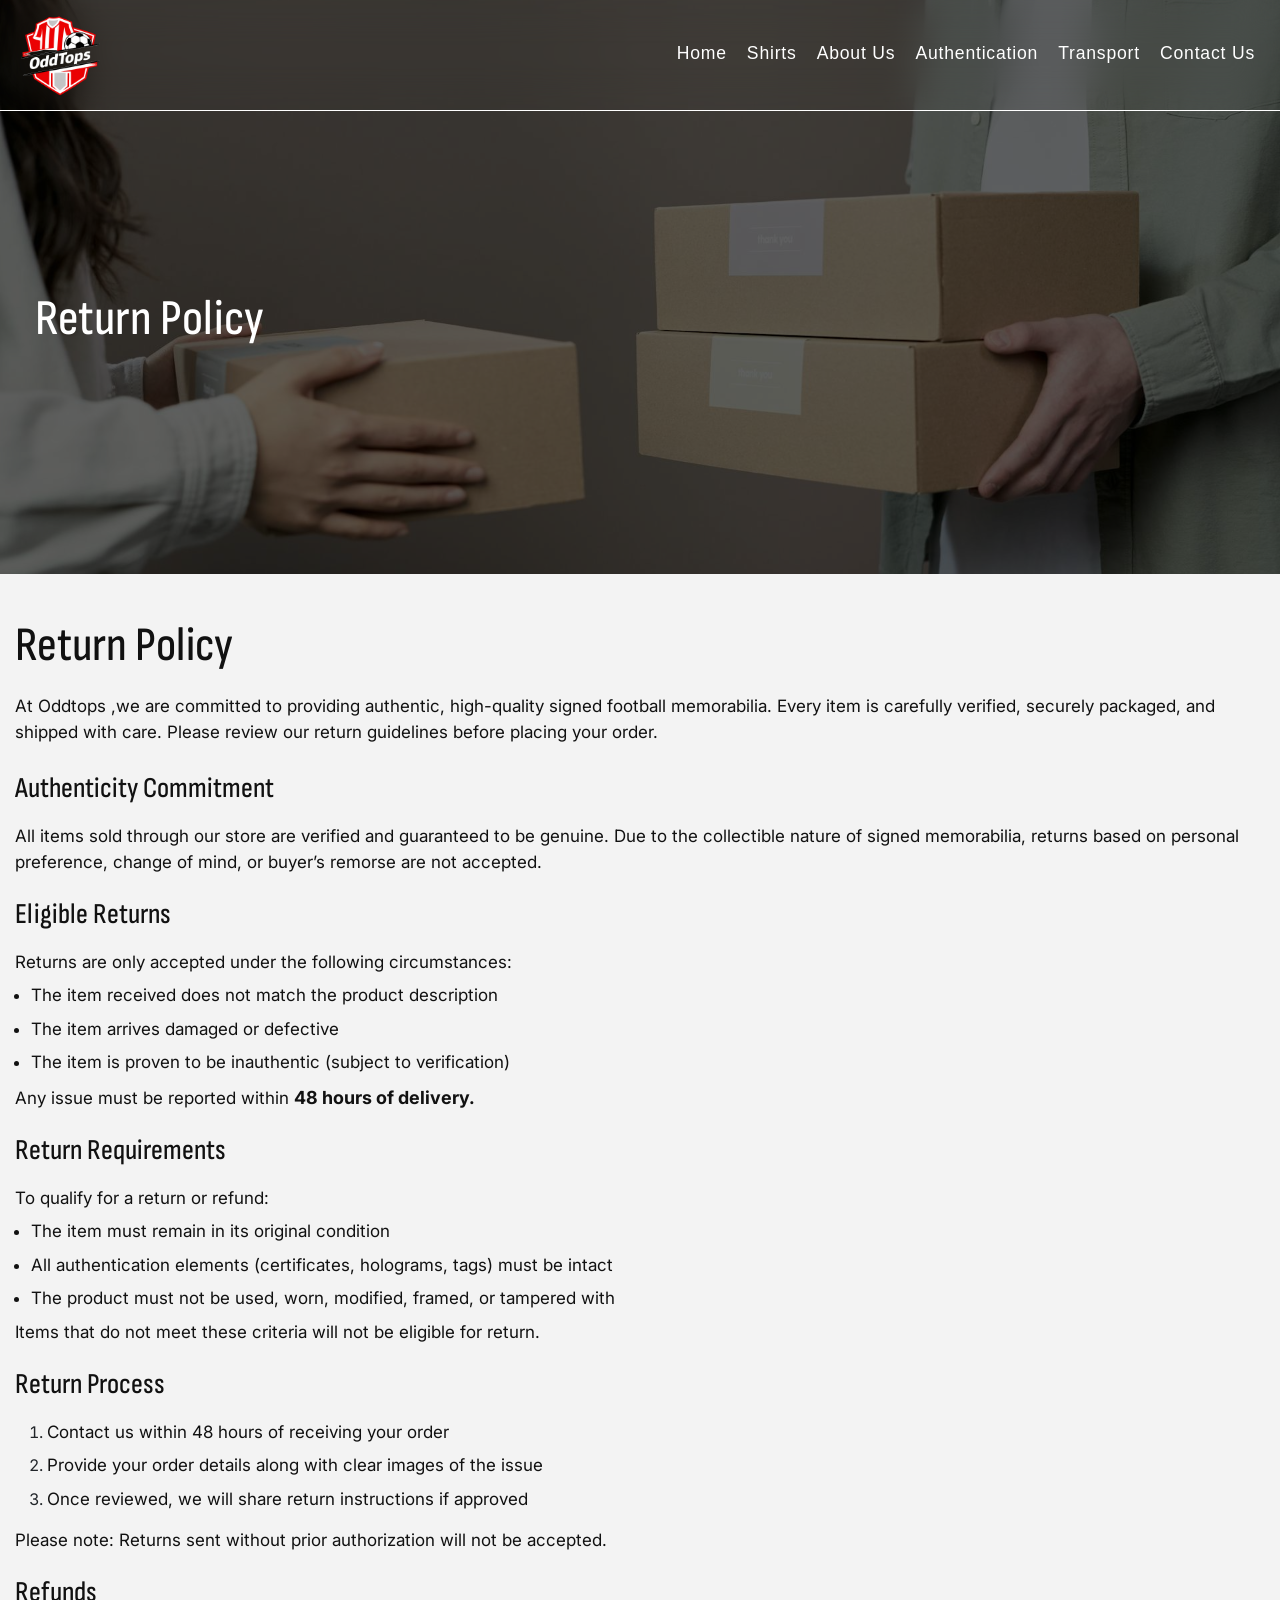
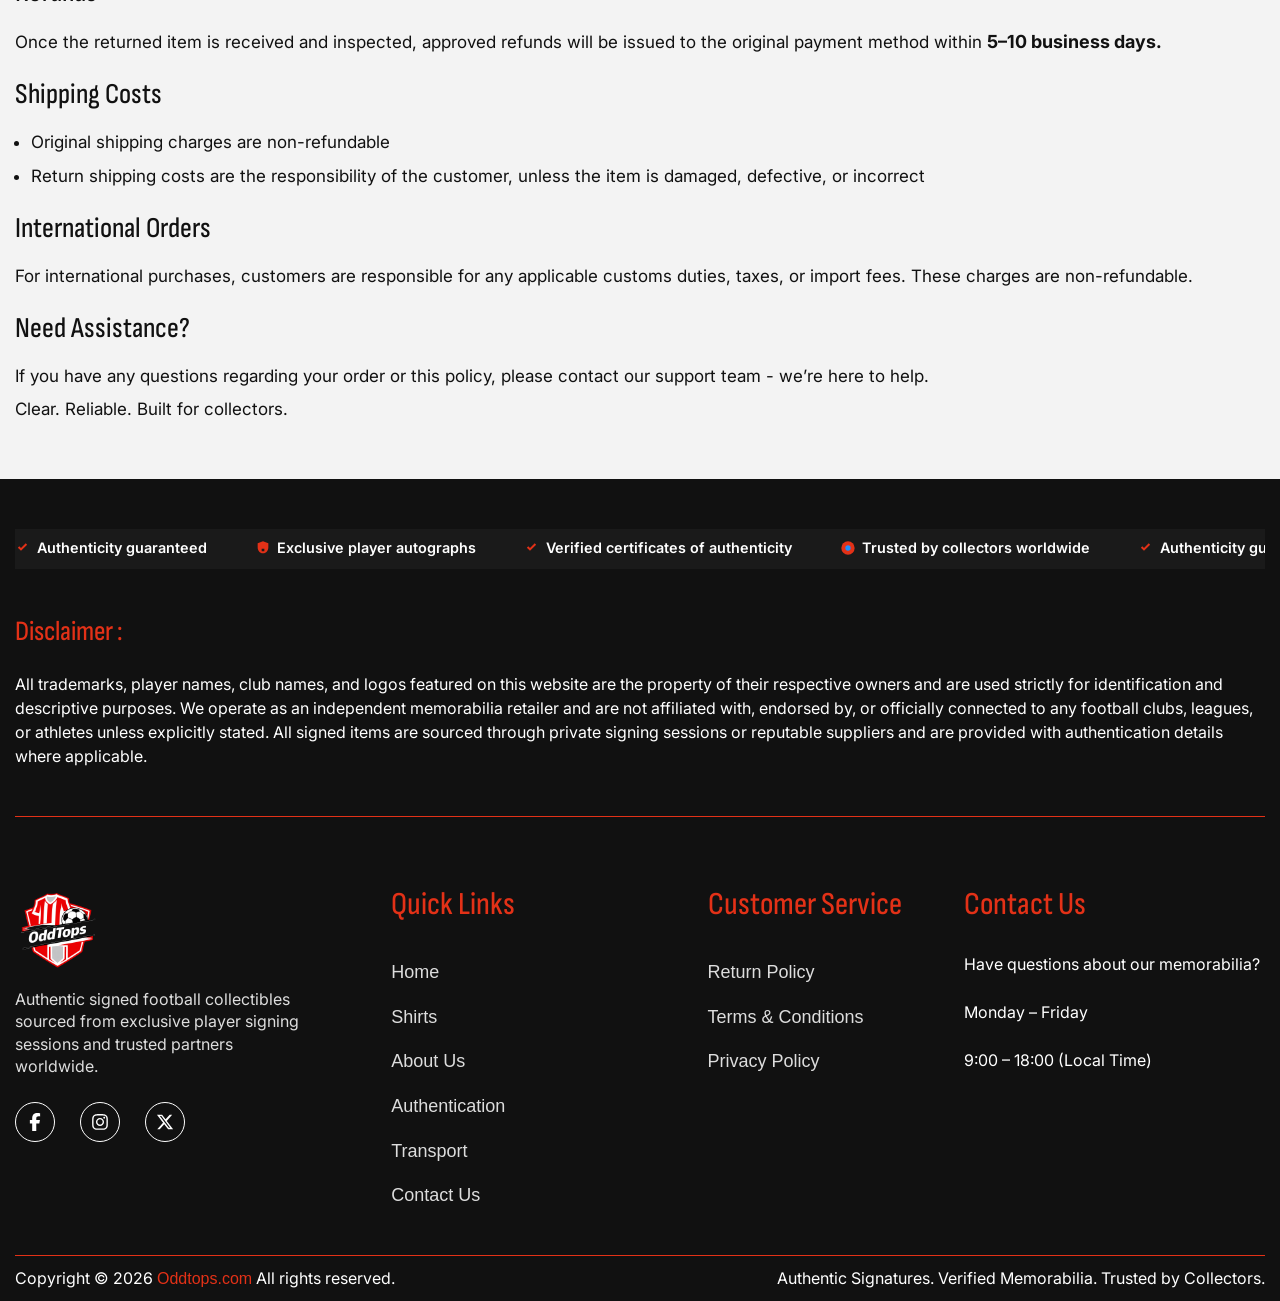
<file: return-policy.html>
<!DOCTYPE html>
<html lang="en">

<head>
    <meta charset="UTF-8">
    <meta name="viewport" content="width=device-width, initial-scale=1.0">
    <meta name="robots" content="index, follow">  
    <link rel="stylesheet" href="assets/css/bootstrap.css">
    <link rel="stylesheet" href="assets/css/aos.css">
    <link rel="stylesheet" href="assets/css/style.css">
    <link rel="stylesheet" href="assets/css/responsive.css">
    <link rel="shortcut icon" href="assets/images/favicon.ico" type="image/x-icon">
    <title>Return Policy</title>
</head>

<body>

    <!-- Header Start -->
    <header class="site-header">
        <div class="container">
            <nav class="desktop-menu">
                <div class="logo">
                    <a href="./"><img src="./assets/images/logo.png" alt="logo"></a>
                </div>
                <div class="main-navbar">
                    <ul>
                        <li><a href="./">Home</a></li>
                        <li><a href="./shirts">Shirts</a></li>
                        <li><a href="./about-us">About Us</a></li>
                        <li><a href="./authentication">Authentication</a> </li>
                        <li><a href="./transport">Transport</a></li>
                        <li><a href="./contact-us">Contact Us</a></li>
                    </ul>
                    <div class="close-icon"><img src="./assets/images/close.svg" alt="close"></div>
                </div>
                <div class="menu-icon"><img src="./assets/images/menu.svg" alt="menu"></div>
            </nav>
        </div>
    </header>
    <!-- Header End -->

    <!--Banner-section-start-->
    <section class="sub-banner bg_center_cover" style="background-image: url(./assets/images/return_banner.jpg) ;">
        <div class="container">
            <div class="row">
                <div class="jerseymain">
                    <div class="col-md-12">
                        <h1>
                            Return Policy
                        </h1>
                    </div>
                </div>
            </div>
        </div>
    </section>
    <!--Banner-section-end-->

    <!-- Return Content Section Start -->
    <section class="footer-pages-content-section py-5">
        <div class="container">
            <div class="footer-pages-wrap">
                <div class="footer-pages-content-grp">
                    <h2 class="section_heading mb-4">
                        Return Policy
                    </h2>
                    <p class="mb-4">
                        At Oddtops ,we are committed to providing authentic, high-quality signed football memorabilia. Every item is carefully verified, securely packaged, and shipped with care. Please review our return guidelines before placing your order.
                    </p>
                </div>
                <div class="footer-pages-content-grp">
                    <h3>
                        Authenticity Commitment
                    </h3>
                    <p>
                        All items sold through our store are verified and guaranteed to be genuine. Due to the
                        collectible nature of signed memorabilia, returns based on personal preference, change of mind,
                        or buyer’s remorse are not accepted.
                    </p>
                </div>

                <div class="footer-pages-content-grp">
                    <h3>
                        Eligible Returns
                    </h3>
                    <p>
                        Returns are only accepted under the following circumstances:
                    </p>
                    <ul>
                        <li>
                            <p>
                                The item received does not match the product description
                            </p>
                        </li>
                        <li>
                            <p>
                                The item arrives damaged or defective
                            </p>
                        </li>
                        <li>
                            <p>
                                The item is proven to be inauthentic (subject to verification)
                            </p>
                        </li>
                    </ul>
                    <p>
                        Any issue must be reported within <strong> 48 hours of delivery.</strong>
                    </p>
                </div>

                <div class="footer-pages-content-grp">
                    <h3>
                        Return Requirements
                    </h3>
                    <p>
                        To qualify for a return or refund:
                    </p>
                    <ul>
                        <li>
                            <p>
                                The item must remain in its original condition
                            </p>
                        </li>
                        <li>
                            <p>
                                All authentication elements (certificates, holograms, tags) must be intact
                            </p>
                        </li>
                        <li>
                            <p>
                                The product must not be used, worn, modified, framed, or tampered with
                            </p>
                        </li>
                    </ul>
                    <p>
                        Items that do not meet these criteria will not be eligible for return.
                    </p>
                </div>

                <div class="footer-pages-content-grp">
                    <h3>
                        Return Process
                    </h3>
                    <ol>
                        <li>
                            <p>
                                Contact us within 48 hours of receiving your order
                            </p>
                        </li>
                        <li>
                            <p>
                                Provide your order details along with clear images of the issue
                            </p>
                        </li>
                        <li>
                            <p>
                                Once reviewed, we will share return instructions if approved
                            </p>
                        </li>
                    </ol>
                    <p>
                        Please note: Returns sent without prior authorization will not be accepted.
                    </p>
                </div>


                <div class="footer-pages-content-grp">
                    <h3>
                        Refunds
                    </h3>
                    <p>
                        Once the returned item is received and inspected, approved refunds will be issued to the
                        original payment method within <strong> 5–10 business days.</strong>
                    </p>
                </div>

                <div class="footer-pages-content-grp">
                    <h3>
                        Shipping Costs
                    </h3>
                    <ul>
                        <li>
                            <p>
                                Original shipping charges are non-refundable
                            </p>
                        </li>
                        <li>
                            <p>
                                Return shipping costs are the responsibility of the customer, unless the item is
                                damaged, defective, or incorrect
                            </p>
                        </li>
                    </ul>
                </div>

                <div class="footer-pages-content-grp">
                    <h3>
                        International Orders
                    </h3>
                    <p>
                        For international purchases, customers are responsible for any applicable customs duties, taxes,
                        or import fees. These charges are non-refundable.
                    </p>
                </div>

                <div class="footer-pages-content-grp">
                    <h3>
                        Need Assistance?
                    </h3>
                    <p>
                        If you have any questions regarding your order or this policy, please contact our support team -
                        we’re here to help.
                    </p>
                    <p>
                        Clear. Reliable. Built for collectors.
                    </p>
                </div>

            </div>
        </div>
    </section>
    <!-- Return Content Section End -->


    <!-- Footer Start -->
    <footer class="site-footer bg_dark ">

        <div class="container">
            <div class="footer-marquee">
                <div class="marquee-track">
                    <span>
                        <svg xmlns="http://www.w3.org/2000/svg" viewBox="0 0 16 16">
                            <path d="M6 10.793l6.146-6.147-1.414-1.414L6 7.966 4.268 6.234 2.854 7.648z" />
                        </svg>
                        Authenticity guaranteed
                    </span>
                    <span>
                        <svg xmlns="http://www.w3.org/2000/svg" viewBox="0 0 24 24">
                            <path d="M12 2L4 5v6c0 5 3 9 8 9s8-4 8-9V5l-8-3zM10 13h4v4h-4v-4z" />
                        </svg>
                        Exclusive player autographs
                    </span>
                    <span>
                        <svg xmlns="http://www.w3.org/2000/svg" viewBox="0 0 16 16">
                            <path d="M6 10.793l6.146-6.147-1.414-1.414L6 7.966 4.268 6.234 2.854 7.648z" />
                        </svg>
                        Verified certificates of authenticity
                    </span>
                    <span>
                        <svg xmlns="http://www.w3.org/2000/svg" viewBox="0 0 24 24">
                            <circle cx="12" cy="12" r="10" />
                            <path fill="#1E90FF" d="M16 12a4 4 0 1 1-8 0 4 4 0 0 1 8 0z" />
                        </svg>
                        Trusted by collectors worldwide
                    </span>

                    <span>
                        <svg xmlns="http://www.w3.org/2000/svg" viewBox="0 0 16 16">
                            <path d="M6 10.793l6.146-6.147-1.414-1.414L6 7.966 4.268 6.234 2.854 7.648z" />
                        </svg>
                        Authenticity guaranteed
                    </span>
                    <span>
                        <svg xmlns="http://www.w3.org/2000/svg" viewBox="0 0 24 24">
                            <path d="M12 2L4 5v6c0 5 3 9 8 9s8-4 8-9V5l-8-3zM10 13h4v4h-4v-4z" />
                        </svg>
                        Exclusive player autographs
                    </span>
                    <span>
                        <svg xmlns="http://www.w3.org/2000/svg" viewBox="0 0 16 16">
                            <path d="M6 10.793l6.146-6.147-1.414-1.414L6 7.966 4.268 6.234 2.854 7.648z" />
                        </svg>
                        Verified certificates of authenticity
                    </span>
                    <span>
                        <svg xmlns="http://www.w3.org/2000/svg" viewBox="0 0 24 24">
                            <circle cx="12" cy="12" r="10" />
                            <path fill="#1E90FF" d="M16 12a4 4 0 1 1-8 0 4 4 0 0 1 8 0z" />
                        </svg>
                        Trusted by collectors worldwide
                    </span>
                </div>
            </div>
            <div class="disclaimer_wrap py-5">
                <h3 class="mb-4 text_theme">
                    Disclaimer :
                </h3>
                <p class="text_white">
                    All trademarks, player names, club names, and logos featured on this website are the property of
                    their respective owners and are used strictly for identification and descriptive purposes. We
                    operate as an independent memorabilia retailer and are not affiliated with, endorsed by, or
                    officially connected to any football clubs, leagues, or athletes unless explicitly stated. All
                    signed items are sourced through private signing sessions or reputable suppliers and are provided
                    with authentication details where applicable.
                </p>
            </div>
            <div class="footer-content">
                <div class="footer-top pt-7">
                    <div class="footer-logo">
                        <a href="./" class="mb-3">
                            <img src="./assets/images/logo.png" alt="logo">
                        </a>
                        <p>
                            Authentic signed football collectibles sourced from exclusive player signing sessions and
                            trusted partners worldwide.
                        </p>
                        <div class="social-icons mt-4">
                            <ul>

                                <li><a href="https://www.facebook.com/" target="_blank"><svg
                                            xmlns="http://www.w3.org/2000/svg" viewBox="0 0 320 512">
                                            <path
                                                d="M80 299.3V512H196V299.3h86.5l18-97.8H196V166.9c0-51.7 20.3-71.5 72.7-71.5c16.3 0 29.4 .4 37 1.2V7.9C291.4 4 256.4 0 236.2 0C129.3 0 80 50.5 80 159.4v42.1H14v97.8H80z">
                                            </path>
                                        </svg></a></li>
                                <li><a href="https://www.instagram.com/" target="_blank"><svg
                                            xmlns="http://www.w3.org/2000/svg" viewBox="0 0 448 512">
                                            <path
                                                d="M224.1 141c-63.6 0-114.9 51.3-114.9 114.9s51.3 114.9 114.9 114.9S339 319.5 339 255.9 287.7 141 224.1 141zm0 189.6c-41.1 0-74.7-33.5-74.7-74.7s33.5-74.7 74.7-74.7 74.7 33.5 74.7 74.7-33.6 74.7-74.7 74.7zm146.4-194.3c0 14.9-12 26.8-26.8 26.8-14.9 0-26.8-12-26.8-26.8s12-26.8 26.8-26.8 26.8 12 26.8 26.8zm76.1 27.2c-1.7-35.9-9.9-67.7-36.2-93.9-26.2-26.2-58-34.4-93.9-36.2-37-2.1-147.9-2.1-184.9 0-35.8 1.7-67.6 9.9-93.9 36.1s-34.4 58-36.2 93.9c-2.1 37-2.1 147.9 0 184.9 1.7 35.9 9.9 67.7 36.2 93.9s58 34.4 93.9 36.2c37 2.1 147.9 2.1 184.9 0 35.9-1.7 67.7-9.9 93.9-36.2 26.2-26.2 34.4-58 36.2-93.9 2.1-37 2.1-147.8 0-184.8zM398.8 388c-7.8 19.6-22.9 34.7-42.6 42.6-29.5 11.7-99.5 9-132.1 9s-102.7 2.6-132.1-9c-19.6-7.8-34.7-22.9-42.6-42.6-11.7-29.5-9-99.5-9-132.1s-2.6-102.7 9-132.1c7.8-19.6 22.9-34.7 42.6-42.6 29.5-11.7 99.5-9 132.1-9s102.7-2.6 132.1 9c19.6 7.8 34.7 22.9 42.6 42.6 11.7 29.5 9 99.5 9 132.1s2.7 102.7-9 132.1z">
                                            </path>
                                        </svg></a></li>
                                <li><a href="https://x.com/" target="_blank"><svg xmlns="http://www.w3.org/2000/svg"
                                            viewBox="0 0 512 512">
                                            <path
                                                d="M389.2 48h70.6L305.6 224.2 487 464H345L233.7 318.6 106.5 464H35.8L200.7 275.5 26.8 48H172.4L272.9 180.9 389.2 48zM364.4 421.8h39.1L151.1 88h-42L364.4 421.8z">
                                            </path>
                                        </svg></a></li>
                            </ul>
                        </div>
                    </div>
                    <div class="footer-links">
                        <h4>Quick Links</h4>
                        <ul>
                            <li><a href="./">Home</a></li>
                            <li><a href="./shirts">Shirts</a></li>
                            <li><a href="./about-us">About Us</a></li>
                            <li><a href="./authentication">Authentication</a> </li>
                            <li><a href="./transport">Transport</a></li>
                            <li><a href="./contact-us">Contact Us</a></li>
                        </ul>
                    </div>
                    <div class="footer-links">
                        <h4>Customer Service</h4>
                        <ul>
                            <li><a href="./return-policy">Return Policy</a></li>
                            <li><a href="./terms-and-conditions"> Terms & Conditions</a></li>
                            <li><a href="./privacy-policy">Privacy Policy</a></li>
                        </ul>
                    </div>

                    <div class="footer-contact">
                        <h4>Contact Us </h4>
                        <p class="text_white mt-4">
                            Have questions about our memorabilia?
                        </p>
                        <p class="text_white mt-4">
                            Monday – Friday
                        </p>
                        <p class="text_white mt-4">
                            9:00 – 18:00 (Local Time)
                        </p>
                     

                    </div>

                </div>
                <div class="footer-bottom">
                    <p>
                  Copyright © 2026 <a href="./" class="text_theme">Oddtops.com</a> All rights reserved.
                    </p>
                    <p>
                        Authentic Signatures. Verified Memorabilia. Trusted by Collectors.
                    </p>
                </div>
            </div>
        </div>
    </footer>
    <!-- Footer End -->

    <script src="assets/js/jquery.js"></script>
    <script src="assets/js/aos.js"></script>
    <script src="assets/js/bootstrap.js"></script>
    <script src="assets/js/index.js"></script>
</body>

</html>
</file>
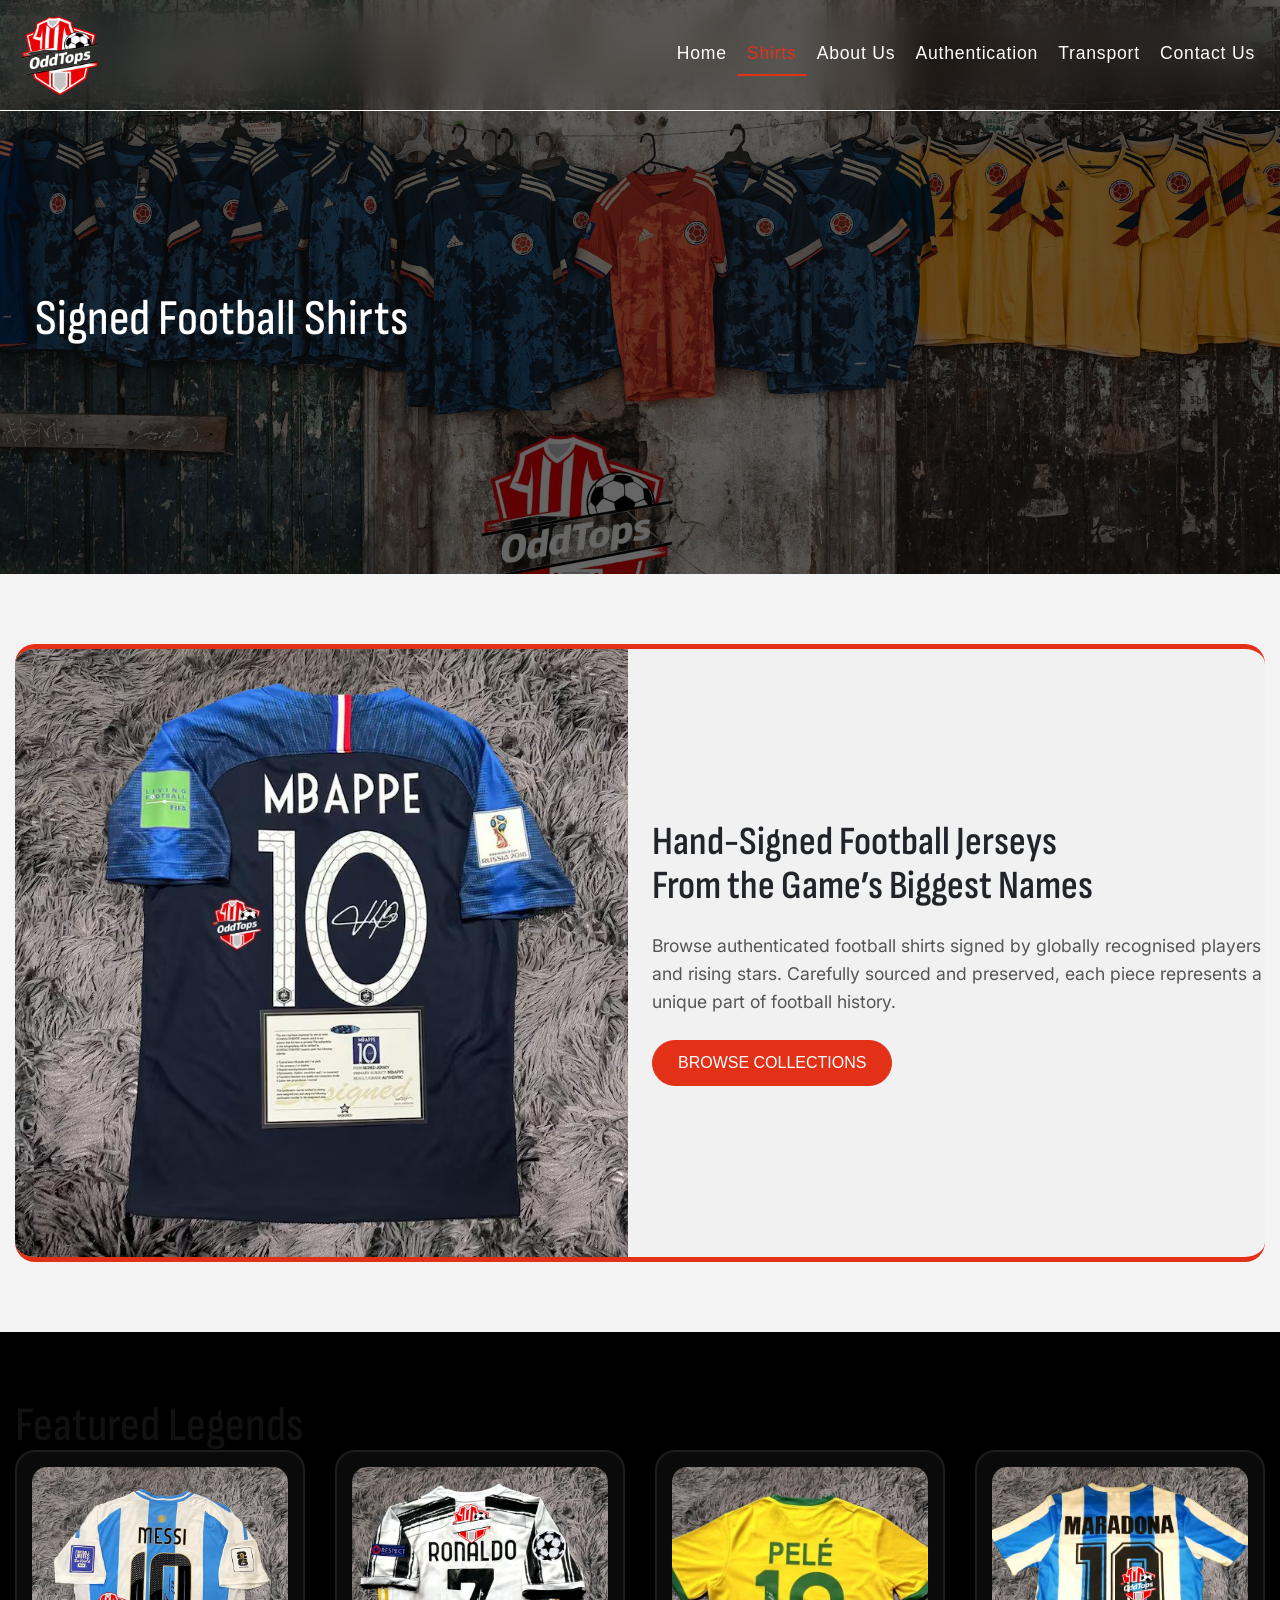
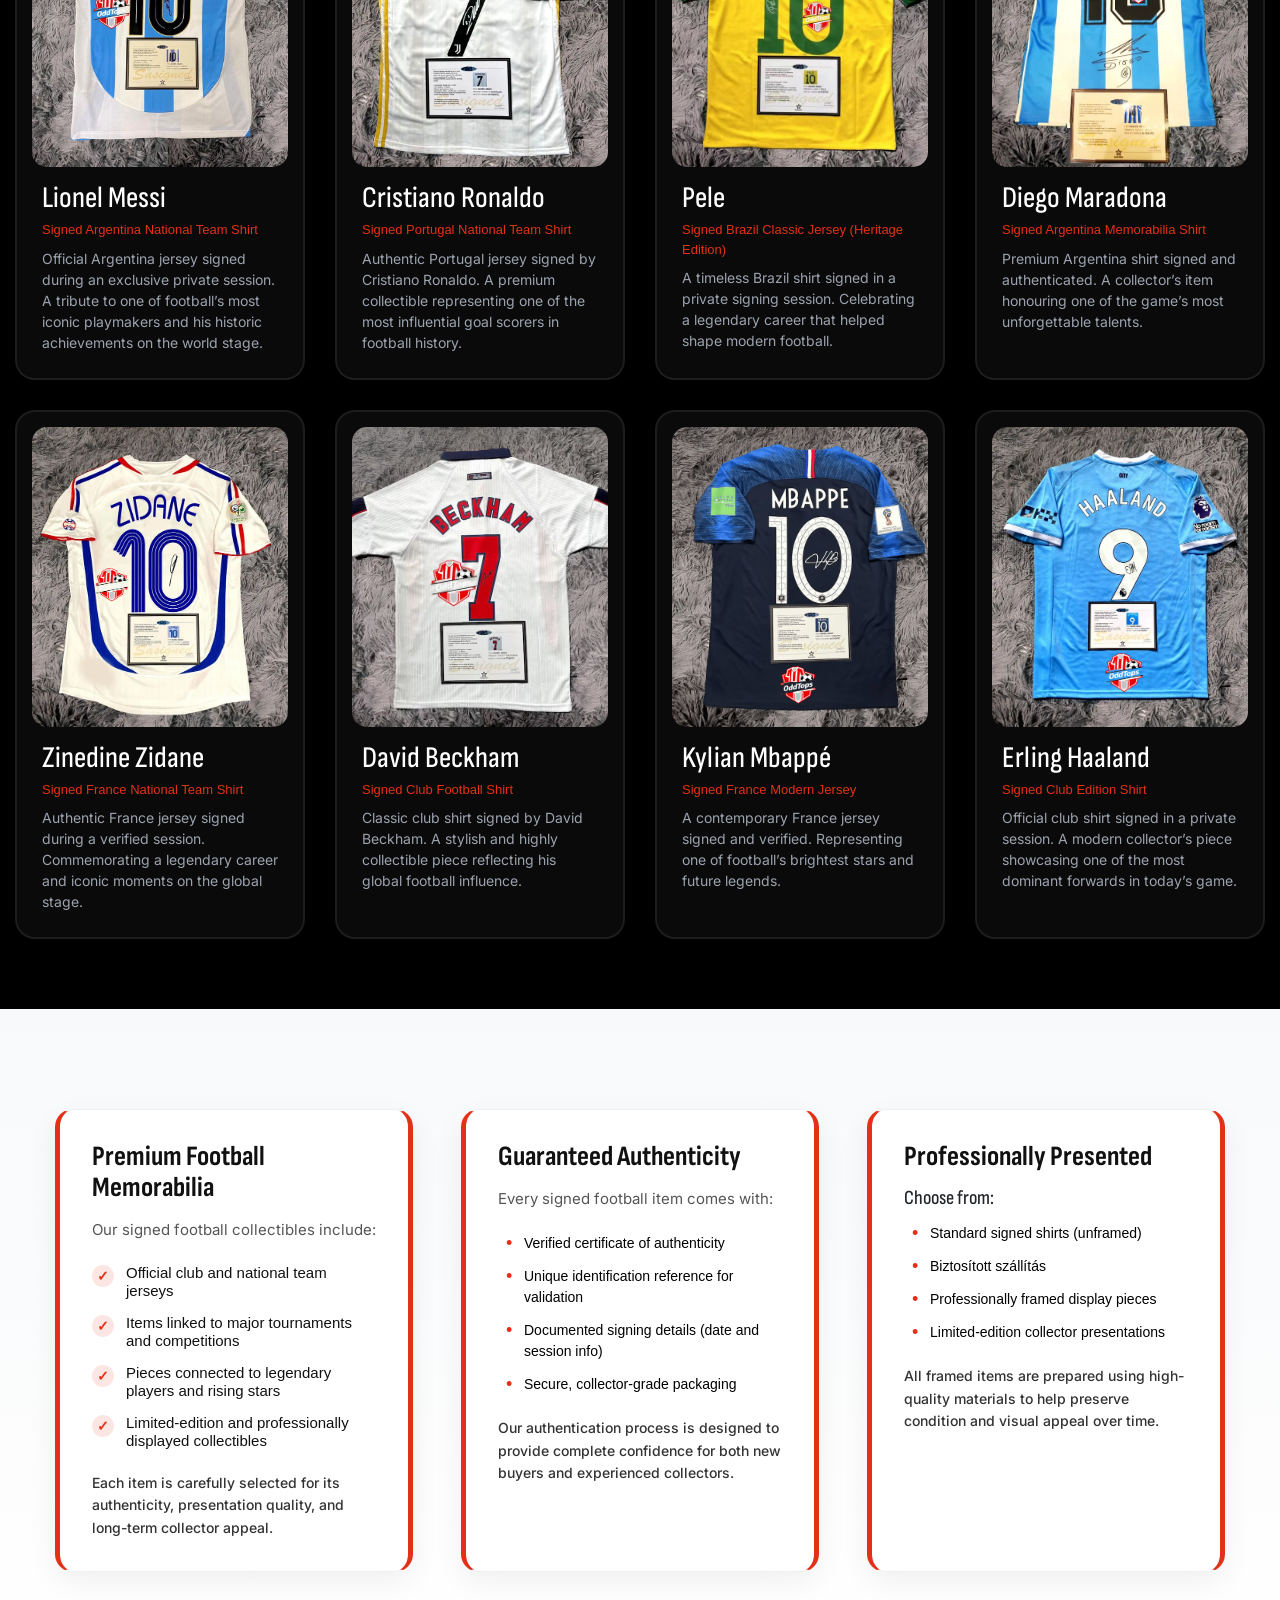
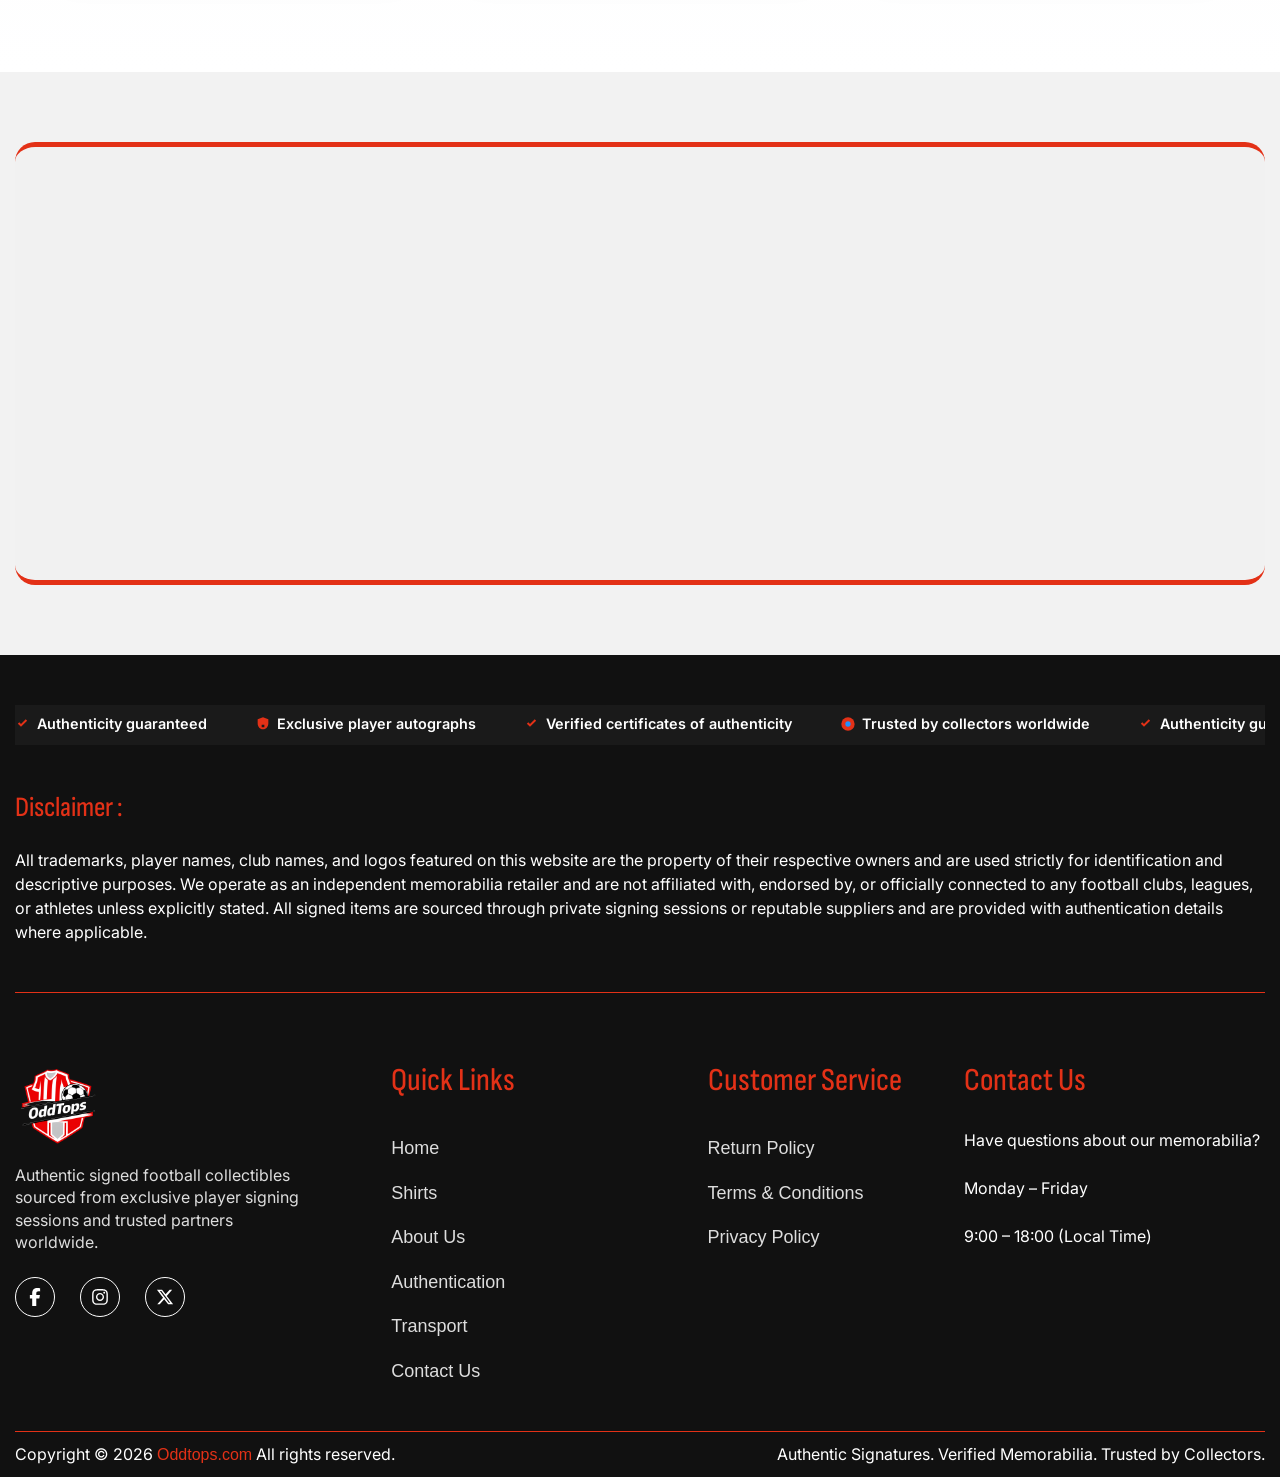
<file: shirts.html>
<!DOCTYPE html>
<html lang="en">

<head>
    <meta charset="UTF-8">
    <meta name="viewport" content="width=device-width, initial-scale=1.0">
    <meta name="robots" content="index, follow">
    <meta name="description" content="Browse authentic hand-signed football shirts and jerseys at OddTops. Each item is sourced from private signing events and includes a certificate of authenticity.">
    <meta name="keywords" content="signed football shirts, autographed jerseys, football memorabilia, authentic signed jerseys, buy signed shirts">
    <meta name="robots" content="index, follow">
    <link rel="stylesheet" href="assets/css/bootstrap.css">
    <link rel="stylesheet" href="assets/css/aos.css">
    <link rel="stylesheet" href="assets/css/style.css">
    <link rel="stylesheet" href="assets/css/responsive.css">
    <link rel="shortcut icon" href="assets/images/favicon.ico" type="image/x-icon">
    <title>Signed Football Shirts & Jerseys | Authentic Memorabilia – OddTops</title>
</head>

<body>

    <!-- Header Start -->
    <header class="site-header">
        <div class="container">
            <nav class="desktop-menu">
                <div class="logo">
                    <a href="./"><img src="./assets/images/logo.png" alt="logo"></a>
                </div>
                <div class="main-navbar">
                    <ul>
                        <li><a href="./">Home</a></li>
                        <li><a class="active" href="./shirts">Shirts</a></li>
                        <li><a href="./about-us">About Us</a></li>
                        <li><a href="./authentication">Authentication</a> </li>
                        <li><a href="./transport">Transport</a></li>
                        <li><a href="./contact-us">Contact Us</a></li>
                    </ul>
                    <div class="close-icon"><img src="./assets/images/close.svg" alt="close"></div>
                </div>
                <div class="menu-icon"><img src="./assets/images/menu.svg" alt="menu"></div>
            </nav>
        </div>
    </header>
    <!-- Header End -->

    <!--Banner-section-start-->
    <section class="sub-banner bg_center_cover" style="background-image: url(./assets/images/shirts_banner.jpg) ;">
        <div class="container">
            <div class="row">
                <div class="jerseymain">
                    <div class="col-md-12">
                        <h1>Signed Football Shirts</h1>
                    </div>
                </div>
            </div>
        </div>
    </section>
    <!--Banner-section-end-->

    <!-- After Banner Section Start -->
    <section class="main collection-section py-7">
        <div class="container">

            <div class="collection-card">
                <div class="row align-items-center g-4">
                    <div class="col-lg-6">
                        <div class="card-image">
                            <img src="./assets/images/shirt_after_banner.jpg" alt="Jersey" class="img-fluid">
                        </div>
                    </div>
                    <div class="col-lg-6">
                        <div class="card-content">
                            <h2 class=" mb-4">
                                Hand-Signed Football Jerseys <br>
                                From the Game’s Biggest Names
                            </h2>

                            <p class="mb-4">
                                Browse authenticated football shirts signed by globally recognised players and rising
                                stars.
                                Carefully sourced and preserved, each piece represents a unique part of football
                                history.
                            </p>

                            <a href="./contact-us#contact_form" class="butn">Browse Collections</a>
                        </div>
                    </div>

                </div>
            </div>

        </div>
    </section>
    <!-- After Banner Section End -->

    <!-- Featured Legends Cards Section Start -->
    <section class="featured_legend_sec py-7">
        <div class="container">
            <h2 class="title section_heading">Featured Legends</h2>

            <div class="grid">
                <div class="featured_legend_card">
                    <div class="img_wrap">
                        <img src="./assets/images/messi_card_image.jpg" alt="jersey_image">
                        <div class="overlay">
                            <a href="./contact-us#contact_form" class="butn">View More</a>
                        </div>
                    </div>

                    <div class="content">
                        <h3>Lionel Messi</h3>
                        <span>Signed Argentina National Team Shirt</span>
                        <p>Official Argentina jersey signed during an exclusive private session. A tribute to one of
                            football’s most iconic playmakers and his historic achievements on the world stage.</p>
                    </div>
                </div>

                <div class="featured_legend_card">
                    <div class="img_wrap">
                        <img src="./assets/images//ronaldo_card_image.jpg" alt="jersey_image">
                        <div class="overlay">
                            <a href="./contact-us#contact_form" class="butn">View More</a>
                        </div>
                    </div>

                    <div class="content">
                        <h3>Cristiano Ronaldo</h3>
                        <span>Signed Portugal National Team Shirt</span>
                        <p>Authentic Portugal jersey signed by Cristiano Ronaldo. A premium collectible representing one
                            of the most influential goal scorers in football history.</p>
                    </div>
                </div>

                <div class="featured_legend_card">
                    <div class="img_wrap">
                        <img src="./assets/images/pele_card_image.jpg" alt="jersey_image">
                        <div class="overlay">
                            <a href="./contact-us#contact_form" class="butn">View More</a>
                        </div>
                    </div>

                    <div class="content">
                        <h3>Pele</h3>
                        <span>Signed Brazil Classic Jersey (Heritage Edition)</span>
                        <p>A timeless Brazil shirt signed in a private signing session. Celebrating a legendary career
                            that helped shape modern football.</p>
                    </div>
                </div>

                <div class="featured_legend_card">
                    <div class="img_wrap">
                        <img src="./assets/images/diego_card_image.jpg" alt="jersey_image">
                        <div class="overlay">
                            <a href="./contact-us#contact_form" class="butn">View More</a>
                        </div>
                    </div>

                    <div class="content">
                        <h3>Diego Maradona</h3>
                        <span>Signed Argentina Memorabilia Shirt</span>
                        <p>Premium Argentina shirt signed and authenticated. A collector’s item honouring one of the
                            game’s most unforgettable talents.</p>
                    </div>
                </div>

                <div class="featured_legend_card">
                    <div class="img_wrap">
                        <img src="./assets/images/zinedine_card_image.jpg" alt="jersey_image">
                        <div class="overlay">
                            <a href="./contact-us#contact_form" class="butn">View More</a>
                        </div>
                    </div>

                    <div class="content">
                        <h3>Zinedine Zidane</h3>
                        <span>Signed France National Team Shirt</span>
                        <p>Authentic France jersey signed during a verified session. Commemorating a legendary career
                            and iconic moments on the global stage.</p>
                    </div>
                </div>

                <div class="featured_legend_card">
                    <div class="img_wrap">
                        <img src="./assets/images/devid_card_image.jpg" alt="jersey_image">
                        <div class="overlay">
                            <a href="./contact-us#contact_form" class="butn">View More</a>
                        </div>
                    </div>

                    <div class="content">
                        <h3>David Beckham</h3>
                        <span>Signed Club Football Shirt</span>
                        <p>Classic club shirt signed by David Beckham. A stylish and highly collectible piece reflecting
                            his global football influence.</p>
                    </div>
                </div>

                <div class="featured_legend_card">
                    <div class="img_wrap">
                        <img src="./assets/images/mbappe_card_image.png" alt="jersey_image">
                        <div class="overlay">
                            <a href="./contact-us#contact_form" class="butn">View More</a>
                        </div>
                    </div>

                    <div class="content">
                        <h3>Kylian Mbappé</h3>
                        <span>Signed France Modern Jersey</span>
                        <p>A contemporary France jersey signed and verified. Representing one of football’s brightest
                            stars and future legends.</p>
                    </div>
                </div>

                <div class="featured_legend_card">
                    <div class="img_wrap">
                        <img src="./assets/images/haaland_card_image.jpg" alt="jersey_image">
                        <div class="overlay">
                            <a href="./contact-us#contact_form" class="butn">View More</a>
                        </div>
                    </div>

                    <div class="content">
                        <h3>Erling Haaland</h3>
                        <span>Signed Club Edition Shirt</span>
                        <p>Official club shirt signed in a private session. A modern collector’s piece showcasing one of
                            the most dominant forwards in today’s game.</p>
                    </div>
                </div>

            </div>

        </div>
    </section>
    <!-- Featured Legends Cards Section End -->

    <!-- Premium Cards Section Start -->
    <section class="premium-section">
        <div class="container">
            <div class="row g-5 align-items-stretch">
                <div class="col-lg-4">
                    <div class="premium-card premium-card-main">

                        <h2>Premium Football Memorabilia
                        </h2>

                        <p class="subtitle">
                            Our signed football collectibles include:
                        </p>

                        <ul class="check-list">
                            <li>Official club and national team jerseys
                            </li>
                            <li> Items linked to major tournaments and competitions
                            </li>
                            <li> Pieces connected to legendary players and rising stars</li>
                            <li>Limited-edition and professionally displayed collectibles</li>
                        </ul>

                        <p class="desc">
                            Each item is carefully selected for its authenticity, presentation quality, and long-term
                            collector
                            appeal.

                        </p>

                    </div>
                </div>


                <div class="col-lg-4">
                    <div class="premium-card premium-card-small">
                        <h2>Guaranteed Authenticity
                        </h2>
                        <p class="subtitle">
                            Every signed football item comes with:

                        </p>

                        <ul class="feature-list">
                            <li>Verified certificate of authenticity
                            </li>
                            <li>Unique identification reference for validation
                            </li>
                            <li>Documented signing details (date and session info)
                            </li>
                            <li>Secure, collector-grade packaging
                            </li>
                        </ul>
                        <p class="desc">
                            Our authentication process is designed to provide complete confidence for both new buyers
                            and experienced
                            collectors.

                        </p>
                    </div>
                </div>

                <div class="col-lg-4">
                    <div class="premium-card premium-card-small">
                        <h2>Professionally Presented
                        </h2>
                        <h3>Choose from:
                        </h3>

                        <ul class="feature-list">
                            <li>Standard signed shirts (unframed)
                            </li>
                            <li>Biztosított szállítás</li>
                            <li> Professionally framed display pieces
                            </li>
                            <li> Limited-edition collector presentations</li>
                        </ul>
                        <p class="desc">
                            All framed items are prepared using high-quality materials to help preserve condition and
                            visual appeal
                            over time.

                        </p>
                    </div>
                </div>

            </div>
        </div>
    </section>
    <!-- Premium Cards Section End -->

    <!-- Shirts CTA Section Start -->
    <section class="featured-collections py-7 hide bg_light">
        <div class="container">
            <div class="featured-collections-content">
                <div class="collection-card row align-items-center">
                    <div class="col-lg-6 text-center p-4 collection-card-img" data-aos="fade-right"
                        data-aos-duration="1000">
                        <img src="assets/images/shirts_last_image.jpg" alt="Jersey" class="img-fluid jersey-img">
                    </div>
                    <div class="col-lg-6 p-4 p-lg-5" data-aos="fade-left" data-aos-duration="1000">
                        <h3 class="mb-3">
                            Built for Fans and Serious Collectors
                        </h3>
                        <p class="mb-4">
                            Whether you're beginning your collection or adding a standout piece, signed football
                            memorabilia offers a meaningful connection to the game’s most memorable moments.
                        </p>
                        <p class="mb-4">
                            Every item represents more than a signature - it reflects the passion, history, and legacy
                            of football
                        </p>
                    </div>
                </div>
            </div>
        </div>
    </section>
    <!-- Shirts CTA Section End -->


    <!-- Footer Start -->
    <footer class="site-footer bg_dark ">

        <div class="container">
            <div class="footer-marquee">
                <div class="marquee-track">
                    <span>
                        <svg xmlns="http://www.w3.org/2000/svg" viewBox="0 0 16 16">
                            <path d="M6 10.793l6.146-6.147-1.414-1.414L6 7.966 4.268 6.234 2.854 7.648z" />
                        </svg>
                        Authenticity guaranteed
                    </span>
                    <span>
                        <svg xmlns="http://www.w3.org/2000/svg" viewBox="0 0 24 24">
                            <path d="M12 2L4 5v6c0 5 3 9 8 9s8-4 8-9V5l-8-3zM10 13h4v4h-4v-4z" />
                        </svg>
                        Exclusive player autographs
                    </span>
                    <span>
                        <svg xmlns="http://www.w3.org/2000/svg" viewBox="0 0 16 16">
                            <path d="M6 10.793l6.146-6.147-1.414-1.414L6 7.966 4.268 6.234 2.854 7.648z" />
                        </svg>
                        Verified certificates of authenticity
                    </span>
                    <span>
                        <svg xmlns="http://www.w3.org/2000/svg" viewBox="0 0 24 24">
                            <circle cx="12" cy="12" r="10" />
                            <path fill="#1E90FF" d="M16 12a4 4 0 1 1-8 0 4 4 0 0 1 8 0z" />
                        </svg>
                        Trusted by collectors worldwide
                    </span>

                    <span>
                        <svg xmlns="http://www.w3.org/2000/svg" viewBox="0 0 16 16">
                            <path d="M6 10.793l6.146-6.147-1.414-1.414L6 7.966 4.268 6.234 2.854 7.648z" />
                        </svg>
                        Authenticity guaranteed
                    </span>
                    <span>
                        <svg xmlns="http://www.w3.org/2000/svg" viewBox="0 0 24 24">
                            <path d="M12 2L4 5v6c0 5 3 9 8 9s8-4 8-9V5l-8-3zM10 13h4v4h-4v-4z" />
                        </svg>
                        Exclusive player autographs
                    </span>
                    <span>
                        <svg xmlns="http://www.w3.org/2000/svg" viewBox="0 0 16 16">
                            <path d="M6 10.793l6.146-6.147-1.414-1.414L6 7.966 4.268 6.234 2.854 7.648z" />
                        </svg>
                        Verified certificates of authenticity
                    </span>
                    <span>
                        <svg xmlns="http://www.w3.org/2000/svg" viewBox="0 0 24 24">
                            <circle cx="12" cy="12" r="10" />
                            <path fill="#1E90FF" d="M16 12a4 4 0 1 1-8 0 4 4 0 0 1 8 0z" />
                        </svg>
                        Trusted by collectors worldwide
                    </span>
                </div>
            </div>
            <div class="disclaimer_wrap py-5">
                <h3 class="mb-4 text_theme">
                    Disclaimer :
                </h3>
                <p class="text_white">
                    All trademarks, player names, club names, and logos featured on this website are the property of
                    their respective owners and are used strictly for identification and descriptive purposes. We
                    operate as an independent memorabilia retailer and are not affiliated with, endorsed by, or
                    officially connected to any football clubs, leagues, or athletes unless explicitly stated. All
                    signed items are sourced through private signing sessions or reputable suppliers and are provided
                    with authentication details where applicable.
                </p>
            </div>
            <div class="footer-content">
                <div class="footer-top pt-7">
                    <div class="footer-logo">
                        <a href="./" class="mb-3">
                            <img src="./assets/images/logo.png" alt="logo">
                        </a>
                        <p>
                            Authentic signed football collectibles sourced from exclusive player signing sessions and
                            trusted partners worldwide.
                        </p>
                        <div class="social-icons mt-4">
                            <ul>

                                <li><a href="https://www.facebook.com/" target="_blank"><svg
                                            xmlns="http://www.w3.org/2000/svg" viewBox="0 0 320 512">
                                            <path
                                                d="M80 299.3V512H196V299.3h86.5l18-97.8H196V166.9c0-51.7 20.3-71.5 72.7-71.5c16.3 0 29.4 .4 37 1.2V7.9C291.4 4 256.4 0 236.2 0C129.3 0 80 50.5 80 159.4v42.1H14v97.8H80z">
                                            </path>
                                        </svg></a></li>
                                <li><a href="https://www.instagram.com/" target="_blank"><svg
                                            xmlns="http://www.w3.org/2000/svg" viewBox="0 0 448 512">
                                            <path
                                                d="M224.1 141c-63.6 0-114.9 51.3-114.9 114.9s51.3 114.9 114.9 114.9S339 319.5 339 255.9 287.7 141 224.1 141zm0 189.6c-41.1 0-74.7-33.5-74.7-74.7s33.5-74.7 74.7-74.7 74.7 33.5 74.7 74.7-33.6 74.7-74.7 74.7zm146.4-194.3c0 14.9-12 26.8-26.8 26.8-14.9 0-26.8-12-26.8-26.8s12-26.8 26.8-26.8 26.8 12 26.8 26.8zm76.1 27.2c-1.7-35.9-9.9-67.7-36.2-93.9-26.2-26.2-58-34.4-93.9-36.2-37-2.1-147.9-2.1-184.9 0-35.8 1.7-67.6 9.9-93.9 36.1s-34.4 58-36.2 93.9c-2.1 37-2.1 147.9 0 184.9 1.7 35.9 9.9 67.7 36.2 93.9s58 34.4 93.9 36.2c37 2.1 147.9 2.1 184.9 0 35.9-1.7 67.7-9.9 93.9-36.2 26.2-26.2 34.4-58 36.2-93.9 2.1-37 2.1-147.8 0-184.8zM398.8 388c-7.8 19.6-22.9 34.7-42.6 42.6-29.5 11.7-99.5 9-132.1 9s-102.7 2.6-132.1-9c-19.6-7.8-34.7-22.9-42.6-42.6-11.7-29.5-9-99.5-9-132.1s-2.6-102.7 9-132.1c7.8-19.6 22.9-34.7 42.6-42.6 29.5-11.7 99.5-9 132.1-9s102.7-2.6 132.1 9c19.6 7.8 34.7 22.9 42.6 42.6 11.7 29.5 9 99.5 9 132.1s2.7 102.7-9 132.1z">
                                            </path>
                                        </svg></a></li>
                                <li><a href="https://x.com/" target="_blank"><svg xmlns="http://www.w3.org/2000/svg"
                                            viewBox="0 0 512 512">
                                            <path
                                                d="M389.2 48h70.6L305.6 224.2 487 464H345L233.7 318.6 106.5 464H35.8L200.7 275.5 26.8 48H172.4L272.9 180.9 389.2 48zM364.4 421.8h39.1L151.1 88h-42L364.4 421.8z">
                                            </path>
                                        </svg></a></li>
                            </ul>
                        </div>
                    </div>
                    <div class="footer-links">
                        <h4>Quick Links</h4>
                        <ul>
                            <li><a href="./">Home</a></li>
                            <li><a href="./shirts">Shirts</a></li>
                            <li><a href="./about-us">About Us</a></li>
                            <li><a href="./authentication">Authentication</a> </li>
                            <li><a href="./transport">Transport</a></li>
                            <li><a href="./contact-us">Contact Us</a></li>
                        </ul>
                    </div>
                    <div class="footer-links">
                        <h4>Customer Service</h4>
                        <ul>
                            <li><a href="./return-policy">Return Policy</a></li>
                            <li><a href="./terms-and-conditions"> Terms & Conditions</a></li>
                            <li><a href="./privacy-policy">Privacy Policy</a></li>
                        </ul>
                    </div>

                    <div class="footer-contact">
                        <h4>Contact Us </h4>
                        <p class="text_white mt-4">
                            Have questions about our memorabilia?
                        </p>
                        <p class="text_white mt-4">
                            Monday – Friday
                        </p>
                        <p class="text_white mt-4">
                            9:00 – 18:00 (Local Time)
                        </p>
                     

                    </div>

                </div>
                <div class="footer-bottom">
                    <p>
                  Copyright © 2026 <a href="./" class="text_theme">Oddtops.com</a> All rights reserved.
                    </p>
                    <p>
                        Authentic Signatures. Verified Memorabilia. Trusted by Collectors.
                    </p>
                </div>
            </div>
        </div>
    </footer>
    <!-- Footer End -->

    <script src="assets/js/jquery.js"></script>
    <script src="assets/js/aos.js"></script>
    <script src="assets/js/bootstrap.js"></script>
    <script src="assets/js/index.js"></script>
</body>

</html>
</file>
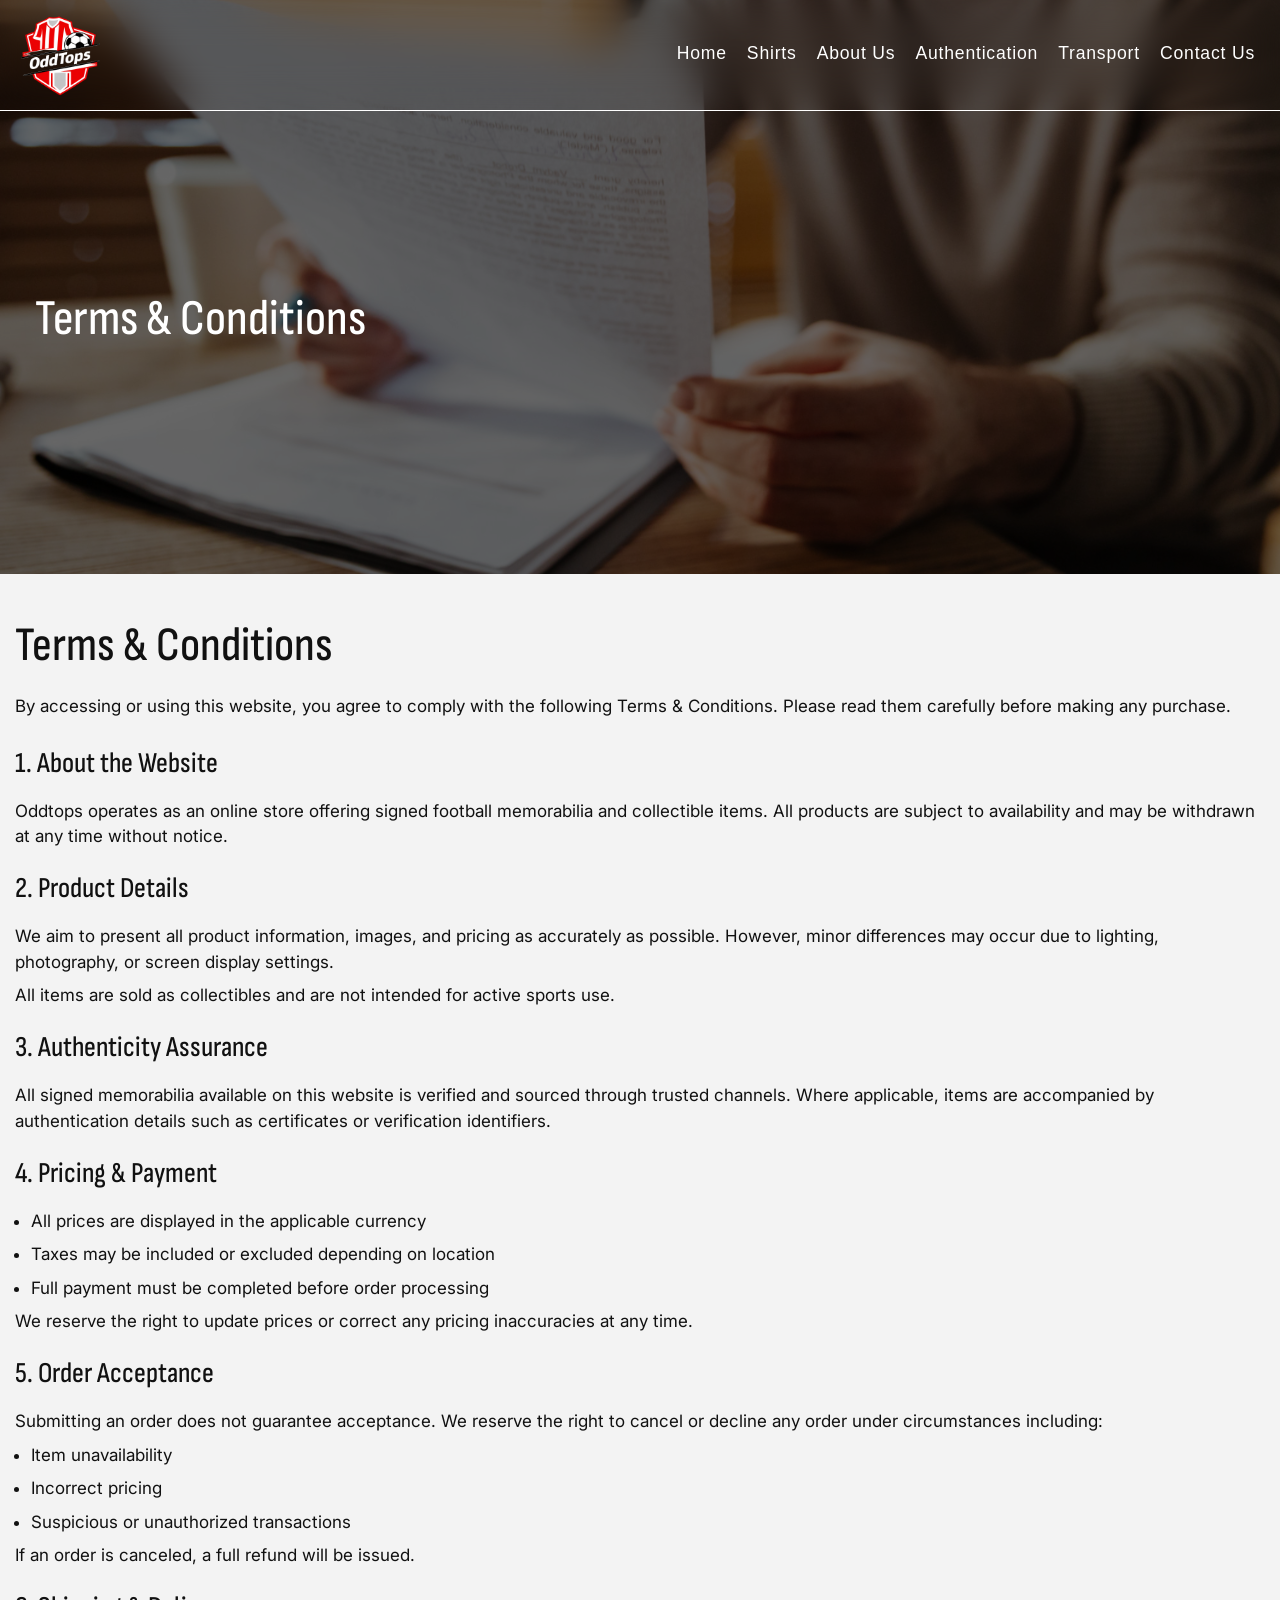
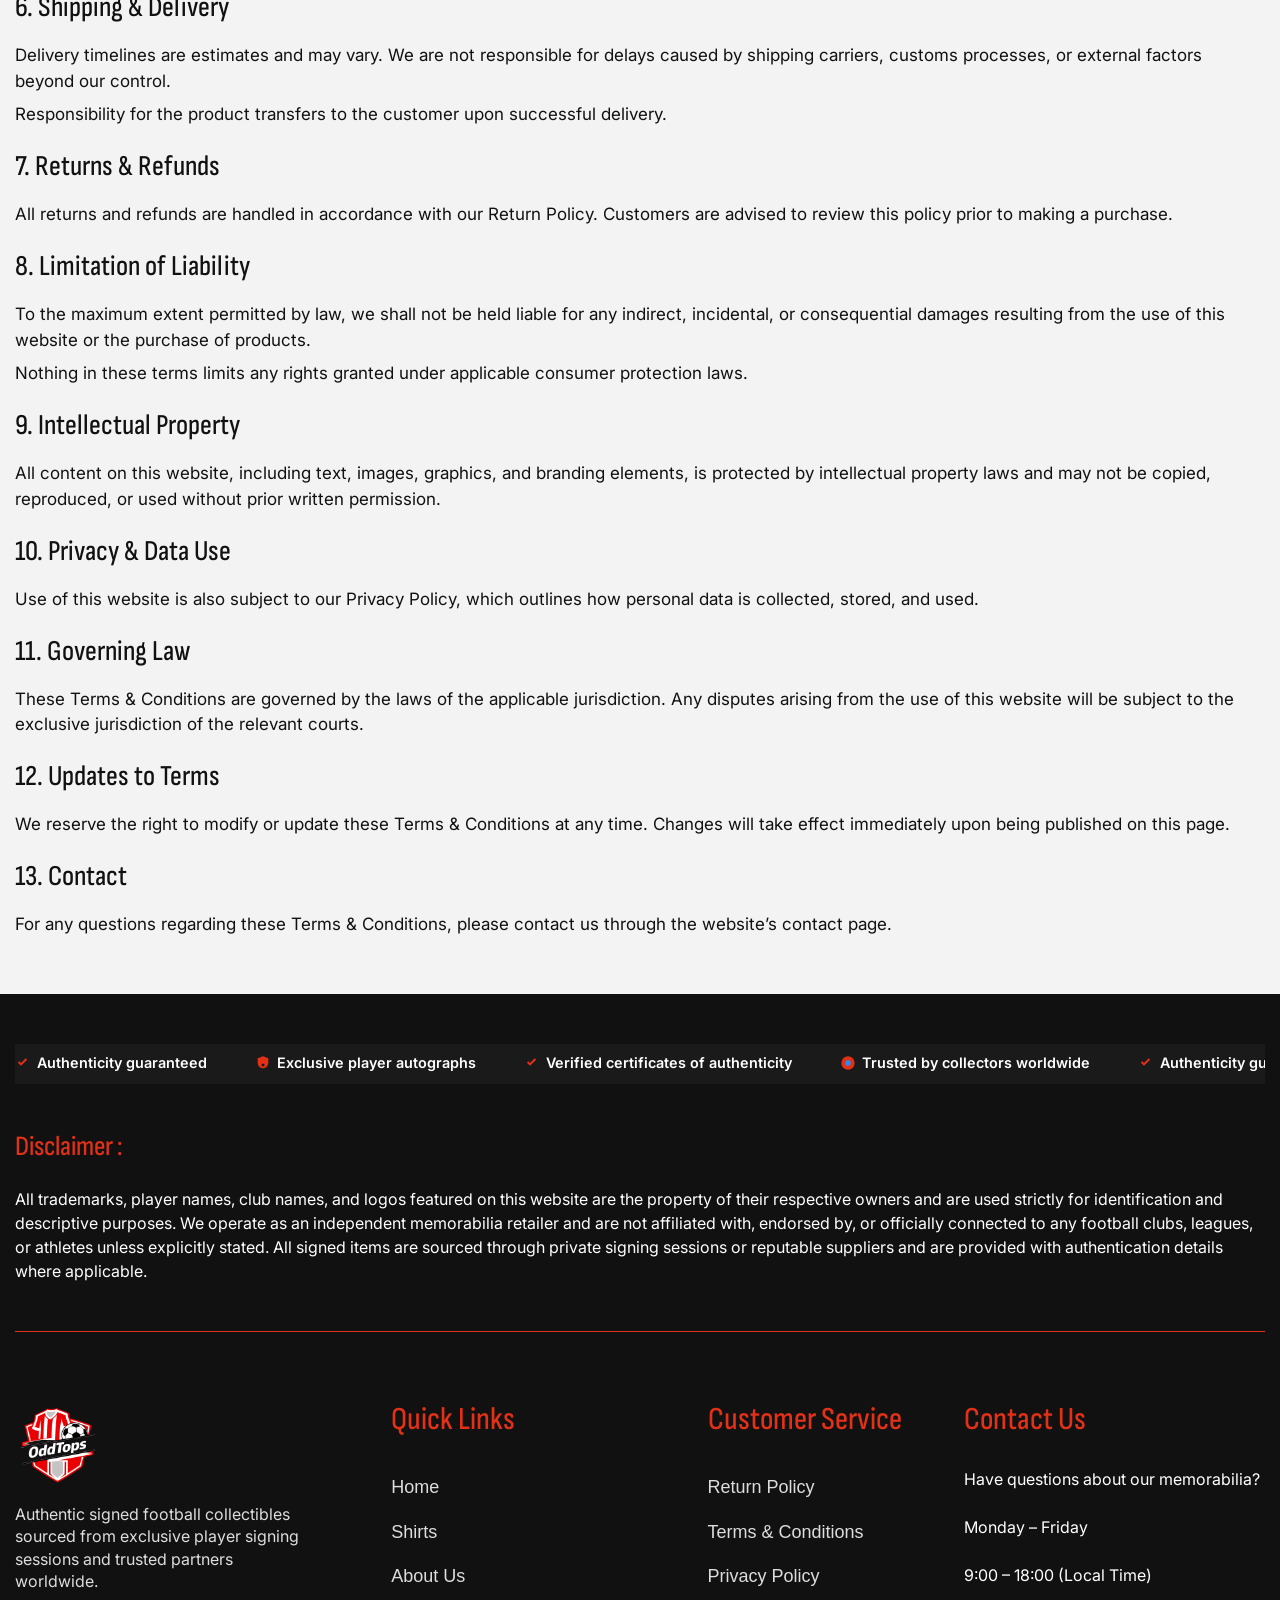
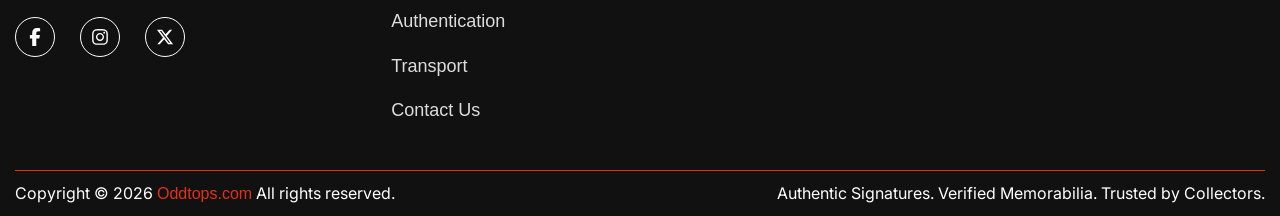
<file: terms-and-conditions.html>
<!DOCTYPE html>
<html lang="en">

<head>
    <meta charset="UTF-8">
    <meta name="viewport" content="width=device-width, initial-scale=1.0">
    <meta name="robots" content="index, follow">
  
    <link rel="stylesheet" href="assets/css/bootstrap.css">
    <link rel="stylesheet" href="assets/css/aos.css">
    <link rel="stylesheet" href="assets/css/style.css">
    <link rel="stylesheet" href="assets/css/responsive.css">
    <link rel="shortcut icon" href="assets/images/favicon.ico" type="image/x-icon">
    <title>Terms & Conditions</title>
</head>

<body>

    <!-- Header Start -->
    <header class="site-header">
        <div class="container">
            <nav class="desktop-menu">
                <div class="logo">
                    <a href="./"><img src="./assets/images/logo.png" alt="logo"></a>
                </div>
                <div class="main-navbar">
                    <ul>
                        <li><a href="./">Home</a></li>
                        <li><a href="./shirts">Shirts</a></li>
                        <li><a href="./about-us">About Us</a></li>
                        <li><a href="./authentication">Authentication</a> </li>
                        <li><a href="./transport">Transport</a></li>
                        <li><a href="./contact-us">Contact Us</a></li>
                    </ul>
                    <div class="close-icon"><img src="./assets/images/close.svg" alt="close"></div>
                </div>
                <div class="menu-icon"><img src="./assets/images/menu.svg" alt="menu"></div>
            </nav>
        </div>
    </header>
    <!-- Header End -->

    <!--Banner-section-start-->
    <section class="sub-banner bg_center_cover" style="background-image: url(./assets/images/terms_banner.jpg) ;">
        <div class="container">
            <div class="row">
                <div class="jerseymain">
                    <div class="col-md-12">
                        <h1>
                            Terms & Conditions
                        </h1>
                    </div>
                </div>
            </div>
        </div>
    </section>
    <!--Banner-section-end-->

    <!-- Terms Content Section Start -->
    <section class="footer-pages-content-section py-5">
        <div class="container">
            <div class="footer-pages-wrap">
                <div class="footer-pages-content-grp">
                    <h2 class="section_heading mb-4">
                        Terms & Conditions
                    </h2>
                    <p class="mb-4">
                        By accessing or using this website, you agree to comply with the following Terms & Conditions. Please read them carefully before making any purchase.
                    </p>
                </div>
                <div class="footer-pages-content-grp">
                    <h3>
                        1. About the Website
                    </h3>
                    <p>
                     Oddtops operates as an online store offering signed football memorabilia and collectible items. All products are subject to availability and may be withdrawn at any time without notice.
                    </p>
                </div>

                <div class="footer-pages-content-grp">
                    <h3>
                        2. Product Details
                    </h3>
                    <p>
                        We aim to present all product information, images, and pricing as accurately as possible. However, minor differences may occur due to lighting, photography, or screen display settings.
                    </p>                
                    <p>
                        All items are sold as collectibles and are not intended for active sports use.
                    </p>
                </div>

                <div class="footer-pages-content-grp">
                    <h3>
                        3. Authenticity Assurance
                    </h3>
                    <p>
                        All signed memorabilia available on this website is verified and sourced through trusted channels. Where applicable, items are accompanied by authentication details such as certificates or verification identifiers.
                    </p>                 
                </div>

                <div class="footer-pages-content-grp">
                    <h3>
                        4. Pricing & Payment
                    </h3>
                    <ul>
                        <li>
                            <p>
                                All prices are displayed in the applicable currency
                            </p>
                        </li>
                        <li>
                            <p>
                                Taxes may be included or excluded depending on location
                            </p>
                        </li>
                        <li>
                            <p>
                                Full payment must be completed before order processing
                            </p>
                        </li>
                    </ul>
                    <p>
                        We reserve the right to update prices or correct any pricing inaccuracies at any time.
                    </p>
                </div>


                <div class="footer-pages-content-grp">
                    <h3>
                        5. Order Acceptance
                    </h3>
                    <p>
                        Submitting an order does not guarantee acceptance. We reserve the right to cancel or decline any order under circumstances including:
                    </p>
                    <ul>
                        <li>
                            <p>
                                Item unavailability
                            </p>
                        </li>
                        <li>
                            <p>
                                Incorrect pricing
                            </p>
                        </li>
                        <li>
                            <p>
                                Suspicious or unauthorized transactions
                            </p>
                        </li>
                    </ul>
                    <p>
                        If an order is canceled, a full refund will be issued.
                    </p>
                </div>

                <div class="footer-pages-content-grp">
                    <h3>
                        6. Shipping & Delivery
                    </h3>
                    <p>
                        Delivery timelines are estimates and may vary. We are not responsible for delays caused by shipping carriers, customs processes, or external factors beyond our control.
                    </p>
                    <p>
                        Responsibility for the product transfers to the customer upon successful delivery.
                    </p>
                </div>

                <div class="footer-pages-content-grp">
                    <h3>
                        7. Returns & Refunds
                    </h3>
                    <p>
                        All returns and refunds are handled in accordance with our Return Policy. Customers are advised to review this policy prior to making a purchase.
                    </p>
                </div>

                <div class="footer-pages-content-grp">
                    <h3>
                        8. Limitation of Liability
                    </h3>
                    <p>
                        To the maximum extent permitted by law, we shall not be held liable for any indirect, incidental, or consequential damages resulting from the use of this website or the purchase of products.
                    </p>
                    <p>
                        Nothing in these terms limits any rights granted under applicable consumer protection laws.
                    </p>
                </div>

                <div class="footer-pages-content-grp">
                    <h3>
                        9. Intellectual Property
                    </h3>
                    <p>
                        All content on this website, including text, images, graphics, and branding elements, is protected by intellectual property laws and may not be copied, reproduced, or used without prior written permission.
                    </p>            
                </div>

                <div class="footer-pages-content-grp">
                    <h3>
                        10. Privacy & Data Use
                    </h3>
                    <p>
                        Use of this website is also subject to our Privacy Policy, which outlines how personal data is collected, stored, and used.
                    </p>            
                </div>
                <div class="footer-pages-content-grp">
                    <h3>
                        11. Governing Law
                    </h3>
                    <p>
                        These Terms & Conditions are governed by the laws of the applicable jurisdiction. Any disputes arising from the use of this website will be subject to the exclusive jurisdiction of the relevant courts.
                    </p>            
                </div>
                <div class="footer-pages-content-grp">
                    <h3>
                        12. Updates to Terms
                    </h3>
                    <p>
                        We reserve the right to modify or update these Terms & Conditions at any time. Changes will take effect immediately upon being published on this page.
                    </p>            
                </div>
                <div class="footer-pages-content-grp">
                    <h3>
                        13. Contact
                    </h3>
                    <p>
                        For any questions regarding these Terms & Conditions, please contact us through the website’s contact page.
                    </p>            
                </div>

            </div>
        </div>
    </section>
    <!-- Terms Content Section End -->


    <!-- Footer Start -->
    <footer class="site-footer bg_dark ">

        <div class="container">
            <div class="footer-marquee">
                <div class="marquee-track">
                    <span>
                        <svg xmlns="http://www.w3.org/2000/svg" viewBox="0 0 16 16">
                            <path d="M6 10.793l6.146-6.147-1.414-1.414L6 7.966 4.268 6.234 2.854 7.648z" />
                        </svg>
                        Authenticity guaranteed
                    </span>
                    <span>
                        <svg xmlns="http://www.w3.org/2000/svg" viewBox="0 0 24 24">
                            <path d="M12 2L4 5v6c0 5 3 9 8 9s8-4 8-9V5l-8-3zM10 13h4v4h-4v-4z" />
                        </svg>
                        Exclusive player autographs
                    </span>
                    <span>
                        <svg xmlns="http://www.w3.org/2000/svg" viewBox="0 0 16 16">
                            <path d="M6 10.793l6.146-6.147-1.414-1.414L6 7.966 4.268 6.234 2.854 7.648z" />
                        </svg>
                        Verified certificates of authenticity
                    </span>
                    <span>
                        <svg xmlns="http://www.w3.org/2000/svg" viewBox="0 0 24 24">
                            <circle cx="12" cy="12" r="10" />
                            <path fill="#1E90FF" d="M16 12a4 4 0 1 1-8 0 4 4 0 0 1 8 0z" />
                        </svg>
                        Trusted by collectors worldwide
                    </span>

                    <span>
                        <svg xmlns="http://www.w3.org/2000/svg" viewBox="0 0 16 16">
                            <path d="M6 10.793l6.146-6.147-1.414-1.414L6 7.966 4.268 6.234 2.854 7.648z" />
                        </svg>
                        Authenticity guaranteed
                    </span>
                    <span>
                        <svg xmlns="http://www.w3.org/2000/svg" viewBox="0 0 24 24">
                            <path d="M12 2L4 5v6c0 5 3 9 8 9s8-4 8-9V5l-8-3zM10 13h4v4h-4v-4z" />
                        </svg>
                        Exclusive player autographs
                    </span>
                    <span>
                        <svg xmlns="http://www.w3.org/2000/svg" viewBox="0 0 16 16">
                            <path d="M6 10.793l6.146-6.147-1.414-1.414L6 7.966 4.268 6.234 2.854 7.648z" />
                        </svg>
                        Verified certificates of authenticity
                    </span>
                    <span>
                        <svg xmlns="http://www.w3.org/2000/svg" viewBox="0 0 24 24">
                            <circle cx="12" cy="12" r="10" />
                            <path fill="#1E90FF" d="M16 12a4 4 0 1 1-8 0 4 4 0 0 1 8 0z" />
                        </svg>
                        Trusted by collectors worldwide
                    </span>
                </div>
            </div>
            <div class="disclaimer_wrap py-5">
                <h3 class="mb-4 text_theme">
                    Disclaimer :
                </h3>
                <p class="text_white">
                    All trademarks, player names, club names, and logos featured on this website are the property of
                    their respective owners and are used strictly for identification and descriptive purposes. We
                    operate as an independent memorabilia retailer and are not affiliated with, endorsed by, or
                    officially connected to any football clubs, leagues, or athletes unless explicitly stated. All
                    signed items are sourced through private signing sessions or reputable suppliers and are provided
                    with authentication details where applicable.
                </p>
            </div>
            <div class="footer-content">
                <div class="footer-top pt-7">
                    <div class="footer-logo">
                        <a href="./" class="mb-3">
                            <img src="./assets/images/logo.png" alt="logo">
                        </a>
                        <p>
                            Authentic signed football collectibles sourced from exclusive player signing sessions and
                            trusted partners worldwide.
                        </p>
                        <div class="social-icons mt-4">
                            <ul>

                                <li><a href="https://www.facebook.com/" target="_blank"><svg
                                            xmlns="http://www.w3.org/2000/svg" viewBox="0 0 320 512">
                                            <path
                                                d="M80 299.3V512H196V299.3h86.5l18-97.8H196V166.9c0-51.7 20.3-71.5 72.7-71.5c16.3 0 29.4 .4 37 1.2V7.9C291.4 4 256.4 0 236.2 0C129.3 0 80 50.5 80 159.4v42.1H14v97.8H80z">
                                            </path>
                                        </svg></a></li>
                                <li><a href="https://www.instagram.com/" target="_blank"><svg
                                            xmlns="http://www.w3.org/2000/svg" viewBox="0 0 448 512">
                                            <path
                                                d="M224.1 141c-63.6 0-114.9 51.3-114.9 114.9s51.3 114.9 114.9 114.9S339 319.5 339 255.9 287.7 141 224.1 141zm0 189.6c-41.1 0-74.7-33.5-74.7-74.7s33.5-74.7 74.7-74.7 74.7 33.5 74.7 74.7-33.6 74.7-74.7 74.7zm146.4-194.3c0 14.9-12 26.8-26.8 26.8-14.9 0-26.8-12-26.8-26.8s12-26.8 26.8-26.8 26.8 12 26.8 26.8zm76.1 27.2c-1.7-35.9-9.9-67.7-36.2-93.9-26.2-26.2-58-34.4-93.9-36.2-37-2.1-147.9-2.1-184.9 0-35.8 1.7-67.6 9.9-93.9 36.1s-34.4 58-36.2 93.9c-2.1 37-2.1 147.9 0 184.9 1.7 35.9 9.9 67.7 36.2 93.9s58 34.4 93.9 36.2c37 2.1 147.9 2.1 184.9 0 35.9-1.7 67.7-9.9 93.9-36.2 26.2-26.2 34.4-58 36.2-93.9 2.1-37 2.1-147.8 0-184.8zM398.8 388c-7.8 19.6-22.9 34.7-42.6 42.6-29.5 11.7-99.5 9-132.1 9s-102.7 2.6-132.1-9c-19.6-7.8-34.7-22.9-42.6-42.6-11.7-29.5-9-99.5-9-132.1s-2.6-102.7 9-132.1c7.8-19.6 22.9-34.7 42.6-42.6 29.5-11.7 99.5-9 132.1-9s102.7-2.6 132.1 9c19.6 7.8 34.7 22.9 42.6 42.6 11.7 29.5 9 99.5 9 132.1s2.7 102.7-9 132.1z">
                                            </path>
                                        </svg></a></li>
                                <li><a href="https://x.com/" target="_blank"><svg xmlns="http://www.w3.org/2000/svg"
                                            viewBox="0 0 512 512">
                                            <path
                                                d="M389.2 48h70.6L305.6 224.2 487 464H345L233.7 318.6 106.5 464H35.8L200.7 275.5 26.8 48H172.4L272.9 180.9 389.2 48zM364.4 421.8h39.1L151.1 88h-42L364.4 421.8z">
                                            </path>
                                        </svg></a></li>
                            </ul>
                        </div>
                    </div>
                    <div class="footer-links">
                        <h4>Quick Links</h4>
                        <ul>
                            <li><a href="./">Home</a></li>
                            <li><a href="./shirts">Shirts</a></li>
                            <li><a href="./about-us">About Us</a></li>
                            <li><a href="./authentication">Authentication</a> </li>
                            <li><a href="./transport">Transport</a></li>
                            <li><a href="./contact-us">Contact Us</a></li>
                        </ul>
                    </div>
                    <div class="footer-links">
                        <h4>Customer Service</h4>
                        <ul>
                            <li><a href="./return-policy">Return Policy</a></li>
                            <li><a href="./terms-and-conditions"> Terms & Conditions</a></li>
                            <li><a href="./privacy-policy">Privacy Policy</a></li>
                        </ul>
                    </div>

                    <div class="footer-contact">
                        <h4>Contact Us </h4>
                        <p class="text_white mt-4">
                            Have questions about our memorabilia?
                        </p>
                        <p class="text_white mt-4">
                            Monday – Friday
                        </p>
                        <p class="text_white mt-4">
                            9:00 – 18:00 (Local Time)
                        </p>
                     

                    </div>

                </div>
                <div class="footer-bottom">
                    <p>
                  Copyright © 2026 <a href="./" class="text_theme">Oddtops.com</a> All rights reserved.
                    </p>
                    <p>
                        Authentic Signatures. Verified Memorabilia. Trusted by Collectors.
                    </p>
                </div>
            </div>
        </div>
    </footer>
    <!-- Footer End -->

    <script src="assets/js/jquery.js"></script>
    <script src="assets/js/aos.js"></script>
    <script src="assets/js/bootstrap.js"></script>
    <script src="assets/js/index.js"></script>
</body>

</html>
</file>
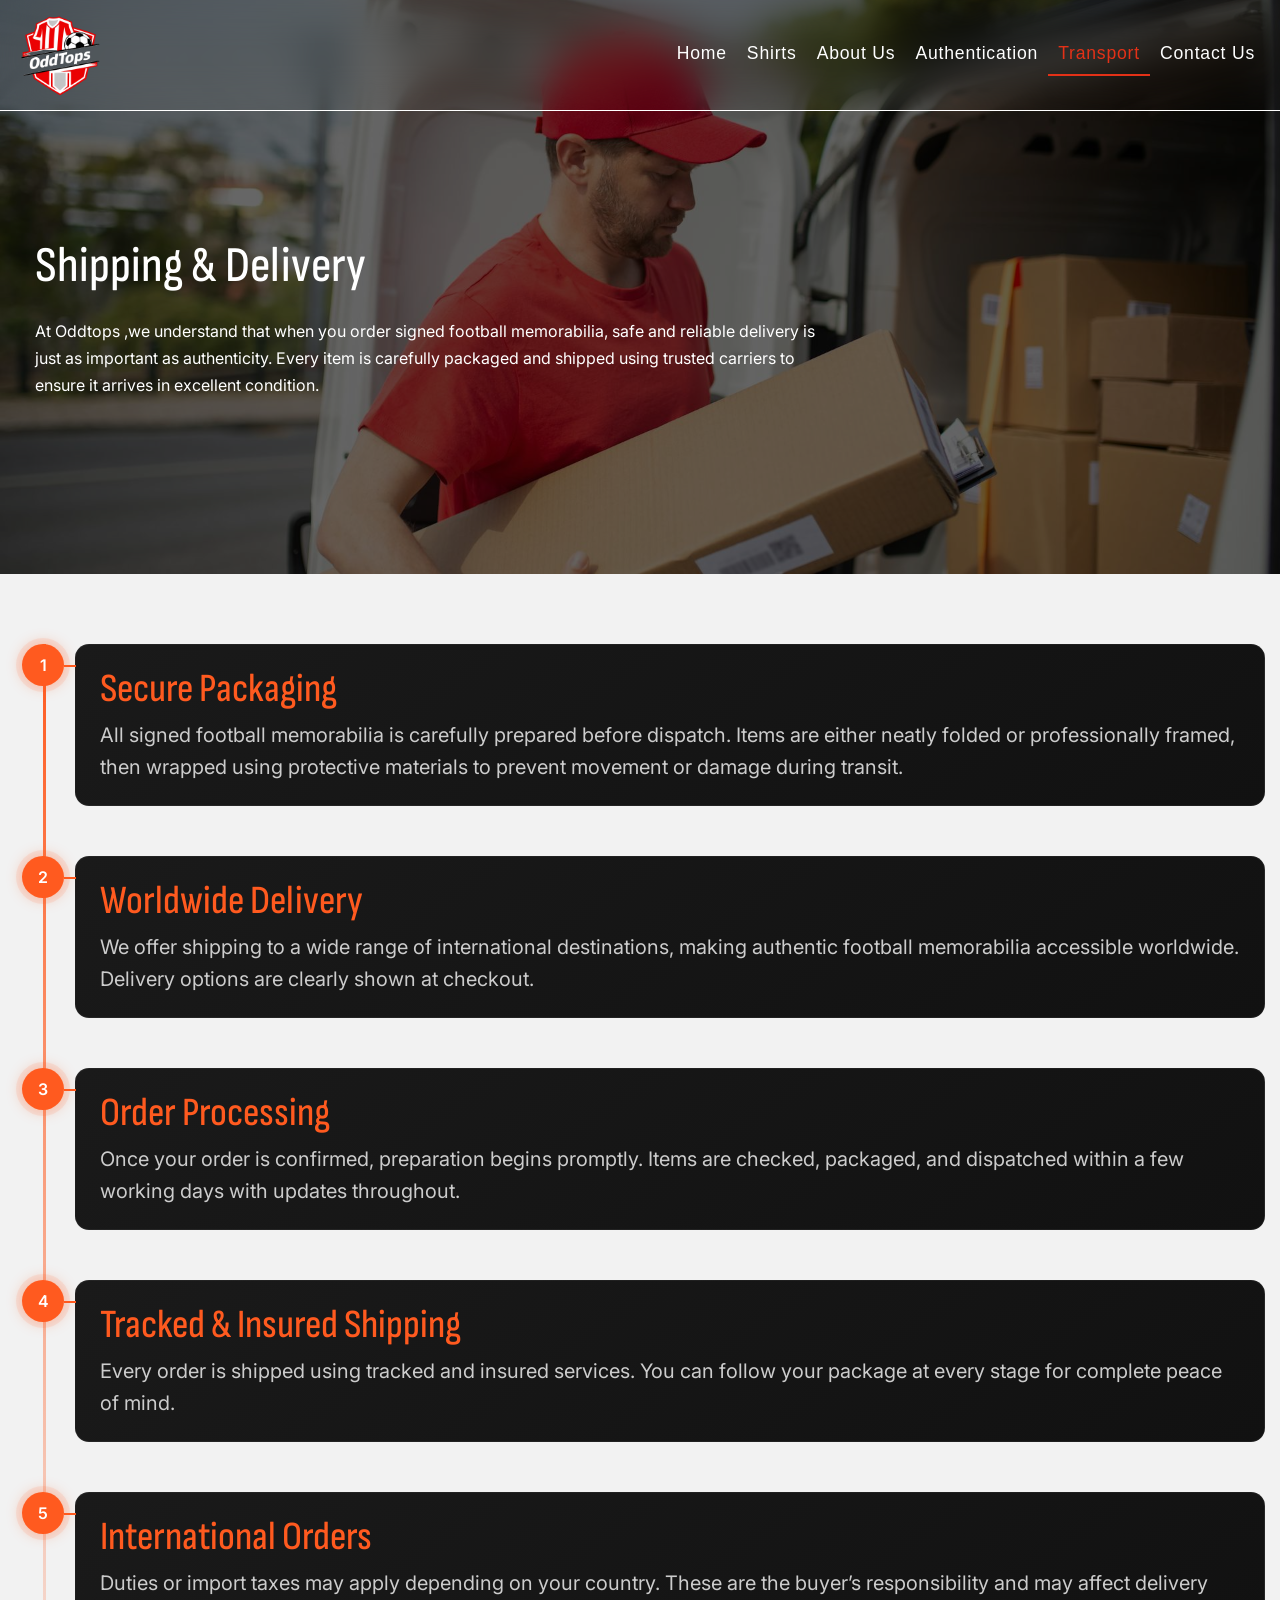
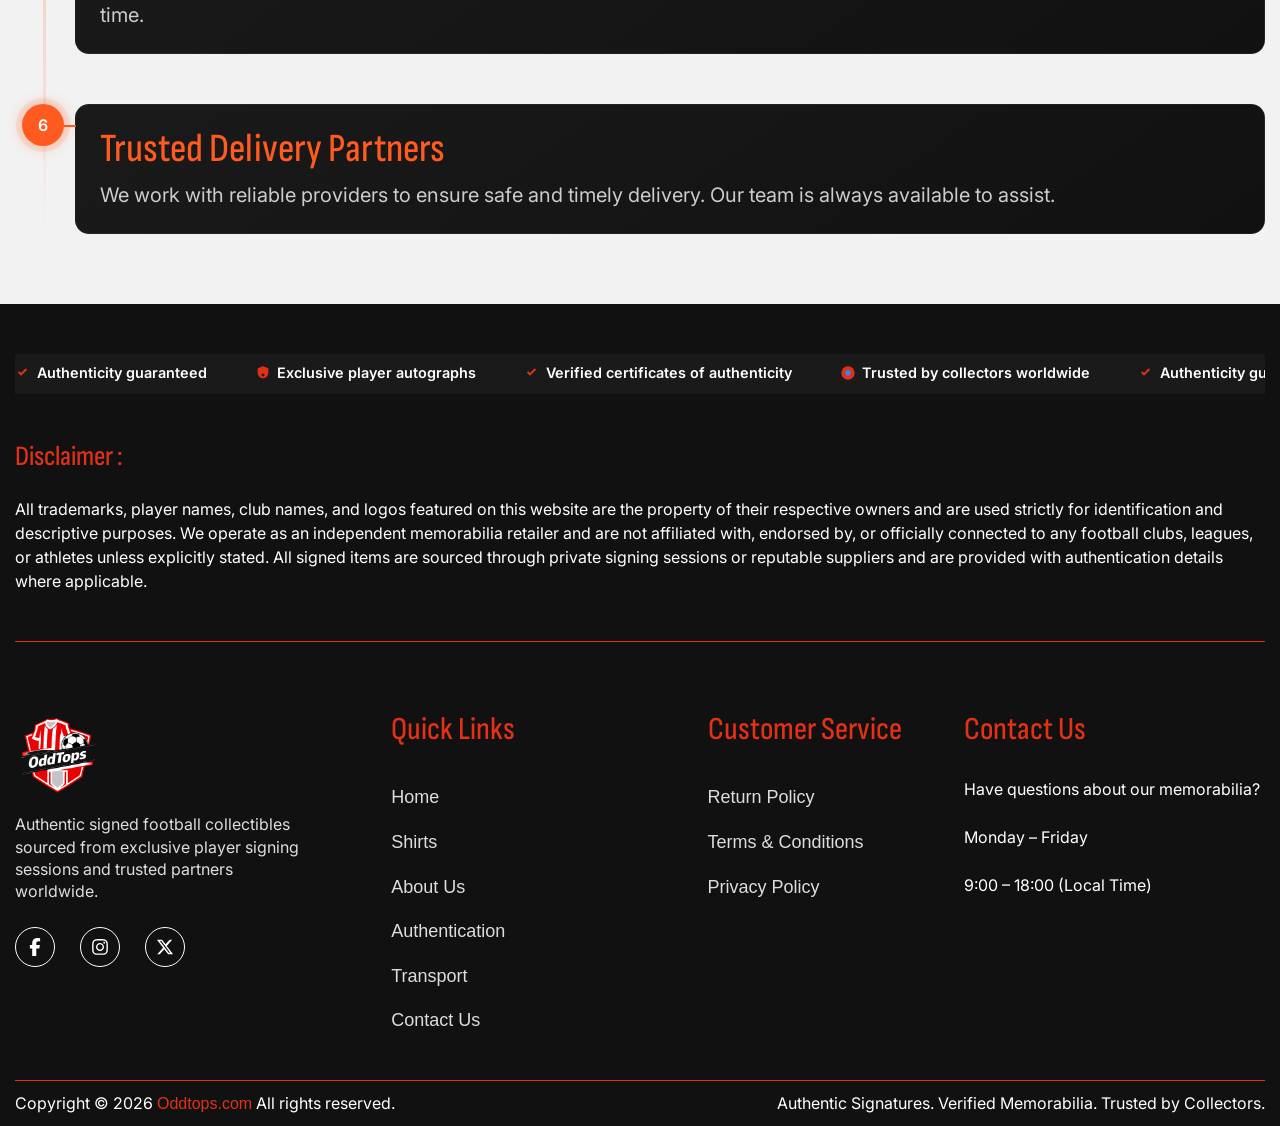
<file: transport.html>
<!DOCTYPE html>
<html lang="en">

<head>
    <meta charset="UTF-8">
    <meta name="viewport" content="width=device-width, initial-scale=1.0">
    <meta name="robots" content="index, follow">
    <meta name="description" content="Fast and secure worldwide shipping for signed football jerseys and collectibles. OddTops ensures safe packaging and reliable delivery.">
    <meta name="keywords" content="football jersey shipping, memorabilia delivery, secure shipping collectibles, OddTops delivery">
    <meta name="robots" content="index, follow">
    <link rel="stylesheet" href="assets/css/bootstrap.css">
    <link rel="stylesheet" href="assets/css/aos.css">
    <link rel="stylesheet" href="assets/css/style.css">
    <link rel="stylesheet" href="assets/css/responsive.css">
    <link rel="shortcut icon" href="assets/images/favicon.ico" type="image/x-icon">
    <title>Shipping & Delivery – Signed Football Jerseys | OddTops</title>
</head>

<body>

    <!-- Header Start -->
    <header class="site-header">
        <div class="container">
            <nav class="desktop-menu">
                <div class="logo">
                    <a href="./"><img src="./assets/images/logo.png" alt="logo"></a>
                </div>
                <div class="main-navbar">
                    <ul>
                        <li><a href="./">Home</a></li>
                        <li><a href="./shirts">Shirts</a></li>
                        <li><a href="./about-us">About Us</a></li>
                        <li><a href="./authentication">Authentication</a> </li>
                        <li><a class="active" href="./transport">Transport</a></li>
                        <li><a href="./contact-us">Contact Us</a></li>
                    </ul>
                    <div class="close-icon"><img src="./assets/images/close.svg" alt="close"></div>
                </div>
                <div class="menu-icon"><img src="./assets/images/menu.svg" alt="menu"></div>
            </nav>
        </div>
    </header>
    <!-- Header End -->

    <!--Banner-section-start-->
    <section class="sub-banner bg_center_cover" style="background-image: url(./assets/images/transport_banner.jpg) ;">
        <div class="container">
            <div class="row">
                <div class="jerseymain">
                    <div class="col-md-12">
                        <h1>Shipping & Delivery</h1>
                        <p class="text_white mt-4">
                            At Oddtops ,we understand that when you order signed football memorabilia, safe and reliable delivery is just as important as authenticity. Every item is carefully packaged and shipped using trusted carriers to ensure it arrives in excellent condition.
                        </p>
                    </div>
                </div>
            </div>
        </div>
    </section>
    <!--Banner-section-end-->

    <!-- Transport Cards Section Start -->
    <section class="timeline bg_light py-7">
        <div class="container">
            <div class="timeline_steps">


                <div class="timeline-item">
                    <div class="timeline-marker">1</div>
                    <div class="timeline-card">
                        <h2>Secure Packaging</h2>
                        <p>All signed football memorabilia is carefully prepared before dispatch. Items are either
                            neatly
                            folded
                            or professionally framed, then wrapped using protective materials to prevent movement or
                            damage
                            during transit.</p>
                    </div>
                </div>

                <div class="timeline-item">
                    <div class="timeline-marker">2</div>
                    <div class="timeline-card">
                        <h3>Worldwide Delivery</h3>
                        <p>We offer shipping to a wide range of international destinations, making authentic football
                            memorabilia accessible worldwide. Delivery options are clearly shown at checkout.</p>
                    </div>
                </div>

                <div class="timeline-item">
                    <div class="timeline-marker">3</div>
                    <div class="timeline-card">
                        <h3>Order Processing</h3>
                        <p>Once your order is confirmed, preparation begins promptly. Items are checked, packaged, and
                            dispatched within a few working days with updates throughout.</p>
                    </div>
                </div>

                <div class="timeline-item">
                    <div class="timeline-marker">4</div>
                    <div class="timeline-card">
                        <h3>Tracked & Insured Shipping</h3>
                        <p>Every order is shipped using tracked and insured services. You can follow your package at
                            every
                            stage
                            for complete peace of mind.</p>
                    </div>
                </div>

                <div class="timeline-item">
                    <div class="timeline-marker">5</div>
                    <div class="timeline-card">
                        <h3>International Orders</h3>
                        <p>Duties or import taxes may apply depending on your country. These are the buyer’s
                            responsibility
                            and
                            may affect delivery time.</p>
                    </div>
                </div>

                <div class="timeline-item">
                    <div class="timeline-marker">6</div>
                    <div class="timeline-card">
                        <h3>Trusted Delivery Partners</h3>
                        <p>We work with reliable providers to ensure safe and timely delivery. Our team is always
                            available
                            to
                            assist.</p>
                    </div>
                </div>
            </div>
        </div>
    </section>
    <!-- Transport Cards Section End -->


    <!-- Footer Start -->
    <footer class="site-footer bg_dark ">

        <div class="container">
            <div class="footer-marquee">
                <div class="marquee-track">
                    <span>
                        <svg xmlns="http://www.w3.org/2000/svg" viewBox="0 0 16 16">
                            <path d="M6 10.793l6.146-6.147-1.414-1.414L6 7.966 4.268 6.234 2.854 7.648z" />
                        </svg>
                        Authenticity guaranteed
                    </span>
                    <span>
                        <svg xmlns="http://www.w3.org/2000/svg" viewBox="0 0 24 24">
                            <path d="M12 2L4 5v6c0 5 3 9 8 9s8-4 8-9V5l-8-3zM10 13h4v4h-4v-4z" />
                        </svg>
                        Exclusive player autographs
                    </span>
                    <span>
                        <svg xmlns="http://www.w3.org/2000/svg" viewBox="0 0 16 16">
                            <path d="M6 10.793l6.146-6.147-1.414-1.414L6 7.966 4.268 6.234 2.854 7.648z" />
                        </svg>
                        Verified certificates of authenticity
                    </span>
                    <span>
                        <svg xmlns="http://www.w3.org/2000/svg" viewBox="0 0 24 24">
                            <circle cx="12" cy="12" r="10" />
                            <path fill="#1E90FF" d="M16 12a4 4 0 1 1-8 0 4 4 0 0 1 8 0z" />
                        </svg>
                        Trusted by collectors worldwide
                    </span>

                    <span>
                        <svg xmlns="http://www.w3.org/2000/svg" viewBox="0 0 16 16">
                            <path d="M6 10.793l6.146-6.147-1.414-1.414L6 7.966 4.268 6.234 2.854 7.648z" />
                        </svg>
                        Authenticity guaranteed
                    </span>
                    <span>
                        <svg xmlns="http://www.w3.org/2000/svg" viewBox="0 0 24 24">
                            <path d="M12 2L4 5v6c0 5 3 9 8 9s8-4 8-9V5l-8-3zM10 13h4v4h-4v-4z" />
                        </svg>
                        Exclusive player autographs
                    </span>
                    <span>
                        <svg xmlns="http://www.w3.org/2000/svg" viewBox="0 0 16 16">
                            <path d="M6 10.793l6.146-6.147-1.414-1.414L6 7.966 4.268 6.234 2.854 7.648z" />
                        </svg>
                        Verified certificates of authenticity
                    </span>
                    <span>
                        <svg xmlns="http://www.w3.org/2000/svg" viewBox="0 0 24 24">
                            <circle cx="12" cy="12" r="10" />
                            <path fill="#1E90FF" d="M16 12a4 4 0 1 1-8 0 4 4 0 0 1 8 0z" />
                        </svg>
                        Trusted by collectors worldwide
                    </span>
                </div>
            </div>
            <div class="disclaimer_wrap py-5">
                <h3 class="mb-4 text_theme">
                    Disclaimer :
                </h3>
                <p class="text_white">
                    All trademarks, player names, club names, and logos featured on this website are the property of
                    their respective owners and are used strictly for identification and descriptive purposes. We
                    operate as an independent memorabilia retailer and are not affiliated with, endorsed by, or
                    officially connected to any football clubs, leagues, or athletes unless explicitly stated. All
                    signed items are sourced through private signing sessions or reputable suppliers and are provided
                    with authentication details where applicable.
                </p>
            </div>
            <div class="footer-content">
                <div class="footer-top pt-7">
                    <div class="footer-logo">
                        <a href="./" class="mb-3">
                            <img src="./assets/images/logo.png" alt="logo">
                        </a>
                        <p>
                            Authentic signed football collectibles sourced from exclusive player signing sessions and
                            trusted partners worldwide.
                        </p>
                        <div class="social-icons mt-4">
                            <ul>

                                <li><a href="https://www.facebook.com/" target="_blank"><svg
                                            xmlns="http://www.w3.org/2000/svg" viewBox="0 0 320 512">
                                            <path
                                                d="M80 299.3V512H196V299.3h86.5l18-97.8H196V166.9c0-51.7 20.3-71.5 72.7-71.5c16.3 0 29.4 .4 37 1.2V7.9C291.4 4 256.4 0 236.2 0C129.3 0 80 50.5 80 159.4v42.1H14v97.8H80z">
                                            </path>
                                        </svg></a></li>
                                <li><a href="https://www.instagram.com/" target="_blank"><svg
                                            xmlns="http://www.w3.org/2000/svg" viewBox="0 0 448 512">
                                            <path
                                                d="M224.1 141c-63.6 0-114.9 51.3-114.9 114.9s51.3 114.9 114.9 114.9S339 319.5 339 255.9 287.7 141 224.1 141zm0 189.6c-41.1 0-74.7-33.5-74.7-74.7s33.5-74.7 74.7-74.7 74.7 33.5 74.7 74.7-33.6 74.7-74.7 74.7zm146.4-194.3c0 14.9-12 26.8-26.8 26.8-14.9 0-26.8-12-26.8-26.8s12-26.8 26.8-26.8 26.8 12 26.8 26.8zm76.1 27.2c-1.7-35.9-9.9-67.7-36.2-93.9-26.2-26.2-58-34.4-93.9-36.2-37-2.1-147.9-2.1-184.9 0-35.8 1.7-67.6 9.9-93.9 36.1s-34.4 58-36.2 93.9c-2.1 37-2.1 147.9 0 184.9 1.7 35.9 9.9 67.7 36.2 93.9s58 34.4 93.9 36.2c37 2.1 147.9 2.1 184.9 0 35.9-1.7 67.7-9.9 93.9-36.2 26.2-26.2 34.4-58 36.2-93.9 2.1-37 2.1-147.8 0-184.8zM398.8 388c-7.8 19.6-22.9 34.7-42.6 42.6-29.5 11.7-99.5 9-132.1 9s-102.7 2.6-132.1-9c-19.6-7.8-34.7-22.9-42.6-42.6-11.7-29.5-9-99.5-9-132.1s-2.6-102.7 9-132.1c7.8-19.6 22.9-34.7 42.6-42.6 29.5-11.7 99.5-9 132.1-9s102.7-2.6 132.1 9c19.6 7.8 34.7 22.9 42.6 42.6 11.7 29.5 9 99.5 9 132.1s2.7 102.7-9 132.1z">
                                            </path>
                                        </svg></a></li>
                                <li><a href="https://x.com/" target="_blank"><svg xmlns="http://www.w3.org/2000/svg"
                                            viewBox="0 0 512 512">
                                            <path
                                                d="M389.2 48h70.6L305.6 224.2 487 464H345L233.7 318.6 106.5 464H35.8L200.7 275.5 26.8 48H172.4L272.9 180.9 389.2 48zM364.4 421.8h39.1L151.1 88h-42L364.4 421.8z">
                                            </path>
                                        </svg></a></li>
                            </ul>
                        </div>
                    </div>
                    <div class="footer-links">
                        <h4>Quick Links</h4>
                        <ul>
                            <li><a href="./">Home</a></li>
                            <li><a href="./shirts">Shirts</a></li>
                            <li><a href="./about-us">About Us</a></li>
                            <li><a href="./authentication">Authentication</a> </li>
                            <li><a href="./transport">Transport</a></li>
                            <li><a href="./contact-us">Contact Us</a></li>
                        </ul>
                    </div>
                    <div class="footer-links">
                        <h4>Customer Service</h4>
                        <ul>
                            <li><a href="./return-policy">Return Policy</a></li>
                            <li><a href="./terms-and-conditions"> Terms & Conditions</a></li>
                            <li><a href="./privacy-policy">Privacy Policy</a></li>
                        </ul>
                    </div>

                    <div class="footer-contact">
                        <h4>Contact Us </h4>
                        <p class="text_white mt-4">
                            Have questions about our memorabilia?
                        </p>
                        <p class="text_white mt-4">
                            Monday – Friday
                        </p>
                        <p class="text_white mt-4">
                            9:00 – 18:00 (Local Time)
                        </p>
                     

                    </div>

                </div>
                <div class="footer-bottom">
                    <p>
                  Copyright © 2026 <a href="./" class="text_theme">Oddtops.com</a> All rights reserved.
                    </p>
                    <p>
                        Authentic Signatures. Verified Memorabilia. Trusted by Collectors.
                    </p>
                </div>
            </div>
        </div>
    </footer>
    <!-- Footer End -->

    <script src="assets/js/jquery.js"></script>
    <script src="assets/js/aos.js"></script>
    <script src="assets/js/bootstrap.js"></script>
    <script src="assets/js/index.js"></script>
</body>

</html>
</file>
<file: assets/css/style.css>
@import url('https://fonts.googleapis.com/css2?family=Inter:ital,opsz,wght@0,14..32,100..900;1,14..32,100..900&display=swap');
@import url('https://fonts.googleapis.com/css2?family=Sofia+Sans+Condensed:ital,wght@0,1..1000;1,1..1000&display=swap');

/* Global CSS Start */
html {
    font-size: 1rem;
}

* {
    padding: 0;
    margin: 0;
    box-sizing: border-box;
}

html {
    scroll-behavior: smooth;
}

body {
    font-family: "Inter", sans-serif;
    padding: 0;
    margin: 0;
    word-break: break-word;
    background-color: #f3f3f3;
}

h1,
h2,
h3,
h4,
h5,
h6 {
    font-family: "Sofia Sans Condensed", sans-serif;
    margin: 0;
    line-height: 1.1;
}

p {
    line-height: 1.5;
    padding: 0;
    margin: 0;
    font-family: "Inter", sans-serif;
}

ul {
    list-style-type: none;
    margin: 0;
    padding: 0;
}

ul li {
    line-height: 1.2;
    margin-bottom: 0.1875rem;
}

a {
    display: inline-block;
    text-decoration: none;
    font-family: "Hanken Grotesk", sans-serif;
}

button,
textarea,
input {
    font-family: "Inter", sans-serif;
}

input {
    font-family: "Inter", sans-serif;
}

img {
    max-width: 100%;
    object-fit: cover;
    width: 100%;
}

.container {
    width: 100%;
    max-width: 90rem;
    margin: 0 auto;
    padding: 0 0.9375rem;
}


.py-7 {
    padding: 4.375rem 0;
}

.pt-7 {
    padding-top: 4.375rem;
}

.pb-7 {
    padding-bottom: 4.375rem;
}

.py-10 {
    padding: 6.25rem 0;
}

.pb-10 {
    padding-bottom: 6.25rem;
}

.pt-10 {
    padding-top: 6.25rem;
}

.inline-flex {
    display: inline-flex;
}

.flex {
    display: flex;
}

.flex_col {
    flex-direction: column;
}

.space_between {
    justify-content: space-between;
}

.space_evenly {
    justify-content: space-evenly;
}

.justify_center {
    justify-content: center;
}

.align_center {
    align-items: center;
}

.wrap {
    flex-wrap: wrap;
}

.text_center {
    text-align: center;
}

.text_right {
    text-align: right;
}

.m_0_auto {
    margin: 0 auto
}

.bg_center {
    background-position: center;
}

.bg_cover {
    background-size: cover;
}

.bg_contain {
    background-size: contain;
}

.bg_no_repeat {
    background-repeat: no-repeat;
}

.bg_center_cover {
    background-position: center;
    background-repeat: no-repeat;
    background-size: cover;
}

.bg_center_contain {
    background-position: center;
    background-repeat: no-repeat;
    background-size: contain;
}
.bg_top_cover {
    background-position: top;
    background-repeat: no-repeat;
    background-size: cover;
}

.w-full {
    width: 100%;
}

.h_full {
    height: 100%;
}

.align_end {
    align-items: flex-end;
}

/* Global CSS End */

/* Website Scrollbar CSS  */
::-webkit-scrollbar {
    width: 0.75rem;
}

::-webkit-scrollbar-track {
    background: #fff;
}

::-webkit-scrollbar-thumb {
    background: #e33117;
    border-radius: 0.625rem;
}

::-webkit-scrollbar-thumb:hover {
    background: #e33117;
}
/* Website Scrollbar CSS  */

/* Section Heading CSS Start */
.section_heading {
    color: #111;
    font-size: 3rem;
    line-height: 1;
}

span.red {
    color: #e33117;
}

.bg_dark {
    background-color: #111;
}

.bg_light {
    background-color: #f2f2f2;
}

.text_white {
    color: #fff;
}

.text_dark {
    color: #111;
}

.text_theme {
    color: #e33117;
}

.hide {
    overflow: hidden;
}

/* Section Heading CSS End */



/* Butn CSS Start */
.butn {
    padding: 0.625rem 1.5625rem;
    font-weight: 500;
    background: #e33117;
    outline: none !important;
    cursor: pointer;
    transition: all 0.3s ease;
    position: relative;
    display: inline-block;
    z-index: 1;
    color: #fff;
    text-transform: uppercase;
    border-radius: 50px;
    border: 1px solid #e33117;
    text-align: center;
}

.butn:after {
    position: absolute;
    content: "";
    width: 100%;
    height: 0;
    bottom: 0;
    left: 0;
    z-index: -1;
    background: #fff;
    border-radius: 50px;
    transition: all 0.3s ease;
}

.butn:hover {
    color: #e33217;
    border-color: #e33117;
}

.butn:hover:after {
    top: 0;
    height: 100%;
}

.butn:active {
    top: 2px;
}


/* Butn CSS Start */



/*Header CSS Start */
.logo img {
    text-align: center;
    width: 100%;
    max-width: 5.625rem;
    vertical-align: middle;
}

.site-header {
    position: fixed;
    top: 0;
    left: 0;
    right: 0;
    width: 100%;
    margin: 0 auto;
    z-index: 9999;
    background-color: transparent;
    backdrop-filter: blur(20px);
    border-bottom: 1px solid #fff;
    transition: all 0.3s ease-in-out;
}

.site-header.fixed_header {
    background-color: #111;
}

.main-navbar ul {
    display: flex;
    justify-content: center;
    align-items: center;
}


.desktop-menu {
    display: flex;
    align-items: center;
    justify-content: space-between;
    width: 100%;
    padding: 10px 0;
}

.main-navbar ul li a {
    font-size: 1.1rem;
    padding: 10px;
    display: inline-block;
    color: #fff;
    text-align: center;
    cursor: pointer;
    text-decoration: none;
    text-transform: capitalize;
    line-height: normal;
    font-weight: 400;
    position: relative;
    letter-spacing: 0.05rem;
}



.main-navbar ul li a:after {
    display: block;
    content: '';
    border-top: solid 1px #e33117;
    border-bottom: solid 1px #e33117;
    transition: all 300ms ease-in-out;
    position: absolute;
    left: 0;
    top: 100%;
    width: 0%;
}

.main-navbar ul li a:hover:after,
.main-navbar ul li a.active:after {
    width: 100%;
}

.main-navbar ul li a.active {
    color: #e33117;
}

.close-icon {
    display: none;
}

.fixed-header {
    background-color: #000;
    border-color: #000;
}


.menu-icon {
    display: none;
    color: #e33117;
    width: 30px;
    text-align: right;
    cursor: pointer;
    margin: auto 0;
    font-size: 25px;
    z-index: 60;
}

.close-icon img {
    width: 30px;
}

/* Header CSS End */


/* Banner CSS Start */
.hero {
    height: 100vh;
    position: relative;
    color: white;
    display: flex;
    align-items: center;
    position: relative;
}

.banner_content p {
    max-width: 50rem;
    line-height: 1.6;
    font-size: 1rem;
}

.hero-content small {
    padding: 0.3125rem 1.25rem;
    background: #e33117;
    border-radius: 2.5rem;
}

.hero::before {
    content: "";
    position: absolute;
    top: 0;
    left: 0;
    width: 100%;
    height: 100%;
    background: rgba(0, 0, 0, 0.7);
}

.hero-content {
    position: relative;
    z-index: 2;
    max-width: 36.5rem;
}

.hero-content small {
    padding: 0.3125rem 1.25rem;
    background: #e33117;
    border-radius: 2.5rem;
    color: #fff;
    font-weight: 500;
    text-transform: uppercase;
}

.hero h1 {
    font-size: 4rem;
    font-weight: 500;
    margin: 1.25rem 0;
    line-height: 1.2;
    text-transform: capitalize;
}

.hero h2 {
    text-transform: capitalize;
}

.hero p {
    font-size: 1rem;
    opacity: 0.8;
    margin-bottom: 1.5625rem;
}


button.scroll_down {
    position: absolute;
    left: 0;
    right: 0;
    margin: auto;
    height: 50px;
    width: 30px;
    bottom: 0.625rem;
    background-color: transparent;
    border: 2px solid #e33117;
    border-radius: 20px;
    cursor: pointer;
    overflow: hidden;
}

button.scroll_down::before {
    content: '';
    position: absolute;
    top: 8px;
    left: 50%;
    width: 2px;
    height: 10px;
    background-color: #e33117;
    transform: translateX(-50%);
    animation: scroll_line 1.8s ease-in-out infinite;
}

button.scroll_down::after {
    content: '';
    position: absolute;
    top: 16px;
    left: 50%;
    width: 7px;
    height: 7px;
    border-right: 2px solid #e33117;
    border-bottom: 2px solid #e33117;
    transform: translateX(-50%) rotate(45deg);
    animation: scroll_head 1.8s ease-in-out infinite;
}

@keyframes scroll_line {
    0% {
        transform: translate(-50%, 0);
        opacity: 0;
    }

    30% {
        opacity: 1;
    }

    70% {
        transform: translate(-50%, 12px);
        opacity: 1;
    }

    100% {
        transform: translate(-50%, 16px);
        opacity: 0;
    }
}

@keyframes scroll_head {
    0% {
        transform: translate(-50%, 0) rotate(45deg);
        opacity: 0;
    }

    30% {
        opacity: 1;
    }

    70% {
        transform: translate(-50%, 12px) rotate(45deg);
        opacity: 1;
    }

    100% {
        transform: translate(-50%, 16px) rotate(45deg);
        opacity: 0;
    }
}

@-webkit-keyframes scroll_down_btn-animation {
    0% {
        -webkit-transform: translate(0, 0);
        transform: translate(0, 0);
        opacity: 0;
    }

    40% {
        opacity: 1;
    }

    80% {
        -webkit-transform: translate(0, 20px);
        transform: translate(0, 20px);
        opacity: 0;
    }

    100% {
        opacity: 0;
    }
}

/* Banner CSS End */


/* Trust BAr CSS Start */
.trust-bar {
    padding: 24px 0;
    border-bottom: 1px solid #e33217;
}

.trust-bar span {
    color: #000;
    font-size: 14px;

}

.trust-grid {
    display: grid;
    grid-template-columns: repeat(4, 1fr);
    gap: 30px;
}

.trust-item {
    display: flex;
    align-items: center;
    gap: 12px;
    color: #000;
    font-size: 16px;
}

.trust-item svg {
    width: 24px;
    height: 24px;
    stroke: #e33217;
    fill: none;
    stroke-width: 2;
    flex-shrink: 0;
}

/* Trust BAr CSS End */


/* Featured Section CSS Start */
.collection-card {
    background: #f1f1f1;
    border-radius: 1.25rem;
    overflow: hidden;
    border-top: 5px solid #e33117;
    border-bottom: 5px solid #e33117;
    width: 100%;
    margin: 0 auto;
}

.collection-card h3 , .collection-card h2 {
    font-weight: 600;
    font-size: 2.5rem;
}

.badge_heading {
    font-size: 1.2rem !important;
}

.collection-card p {
    color: #555;
    font-size: 1.1rem;
    line-height: 1.6;
}


.jersey-img {
    max-height: 28.125rem;
    object-fit: contain;
}

.jerseymain p {
    max-width: 50rem;
    line-height: 1.7;
    font-size: 1rem;
}

/* Featured Section CSS End */


/* Why Trust Us CSS Start */

.why_trust_us_cards {
    overflow: hidden;
    border: 3px solid #e33117;
    border-radius: 1.25rem;
}

.why_trust_us_img_outer {
    height: 100%;
    width: 100%;
    position: relative;
    overflow: hidden;
}

.why_trust_us_img_outer:hover .common_overlay {
    left: 0;
}

.why_trust_us_img {
    height: 100%;
    width: 100%;
}

.why_trust_us_cards_content {
    height: 100%;
    width: 100%;
    color: #fff;
    padding: 4rem 2rem;
}

.why_trust_us_bottom_row {
    border-top: 3px solid #e33117;
}

.why_trust_us_amenities {
    padding: 2rem;
}

.why_trust_us_amenities ul {
    display: grid;
    grid-template-columns: auto;
    gap: 1.25rem;
}

.why_trust_us_amenities ul li {
    list-style-type: none;
    border-radius: 12px;
}



.why_trust_us_amenities ul li p {
    color: #fff;
    line-height: 1.5;
    font-weight: 400;
    font-size: 0.9375rem;
}

.no_padding {
    padding: 0;
}




.common_overlay {
    position: absolute;
    left: -100%;
    top: 0;
    width: 100%;
    height: 100%;
    background-color: rgb(227 50 23 / 10%);
    color: white;
    display: flex;
    align-items: center;
    justify-content: center;
    flex-direction: column;
    padding: 1.25rem;
    transition: left 0.5s ease;
    text-align: center;
}

/* Why Trust Us CSS End */

/* Home Authentication Section CSS Start */

.auth-image img {
    height: 100%;
    object-fit: cover;
}


.auth-content {
    max-width: 37.5rem;
    margin: 0 auto;
}

.auth-content p {
    line-height: 1.6;
    font-size: 1ren;
}


.auth-list {
    list-style: none;
    padding: 0;
}

.auth-list li {
    position: relative;
    margin-bottom: 0.75rem;
    text-align: left;
}

.auth-content .btn {
    background: #fff;
    color: #000;
    font-weight: 600;
}

.auth-image {
    height: 100%;
}

/* Home Authentication Section CSS End */

/* Home Delivery CSS Start */

.home_delivery .collection-card {
    background: transparent;
}

.home_delivery .collection-card p {
    color: #fff;
}

/* Home Delivery CSS End */



/* footer start  */
.site-footer {
    padding: 3.125rem 0 0.625rem;
    color: #fff;
}
.footer-logo img {
    max-width: 85px;
}
.footer-logo p {
    font-size: 1rem;
    color: #ffffffdb;
    font-weight: 400;
    margin: 0;
    line-height: 1.4;
}

.footer-top {
    display: grid;
    grid-template-columns: repeat(4, 1fr);
    grid-gap: 0.9375rem;
    border-top: 1px solid #e33117;
}

.footer-top h4 {
    font-size: 2rem;
    margin-bottom: 1.875rem;
    color: #e33117;
}

.footer-links {
    padding-left: 3.75rem;
}

.footer-links li a {
    color: #ffffffdb;
    font-size: 1.125rem;
    font-weight: 300;
    line-height: 120%;
    transition: all 0.2s linear;
    position: relative;
    padding: 0.625rem 0;
}

.footer-links li a:hover {
    color: #e33117;
}

.footer-links li a::after {
    content: '';
    position: absolute;
    width: 100%;
    transform: scaleX(0);
    border-radius: 5px;
    height: 1.5px;
    bottom: 0;
    left: 0;
    right: 0;
    background-color: #e33117;
    transform-origin: center;
    transition: all 0.3s ease-out;
}

.footer-links li a:hover::after {
    transform: scaleX(0.9);
}

.footer-bottom {
    display: flex;
    flex-wrap: wrap;
    justify-content: space-between;
    align-items: center;
    border-top: 1px solid #e33117;
    padding-top: 0.625rem;
    margin-top: 2.1875rem;
    text-align: center;
}

.footer-bottom p {
    color: #fff;
}

.social-icons ul {
    display: flex;
    flex-wrap: wrap;
    justify-content: space-between;
    max-width: 14.375rem;
}

.social-icons {
    max-width: 10.625rem;
}

.social-icons li a {
    width: 2.5rem;
    height: 2.5rem;
    border-radius: 50%;
    border: 1px solid #fff;
    display: inline-flex;
    justify-content: center;
    align-items: center;
    font-size: 1.375rem;
    transition: 0.2s all ease-in-out;
    padding: 0.625rem;
}

.social-icons li a:hover {
    transform: translateY(-4px);
    border-color: #e33117
}

.social-icons li a:hover svg {
    fill: #e33117
}

.ssl_logo {
    height: 3.75rem;
    width: 8.75rem;
}

.ssl_logo_inner {
    height: 100%;
    width: 100%;
}

.social-icons li a svg {
    height: 100%;
    width: 100%;
    fill: #fff;
    transition: 0.2s all ease-in-out
}

.footer-marquee {
    background: #1a1a1a;
    color: white;
    padding: 0.5rem 0;
    font-weight: 600;
    font-size: 0.9rem;
    overflow: hidden;
    white-space: nowrap;
    position: relative;
    width: 100%;
}

.footer-marquee .marquee-track {
    display: inline-flex;
    gap: 3rem;
    animation: marqueeScroll 20s linear infinite;
    will-change: transform;
}

.footer-marquee span {
    display: inline-flex;
    align-items: center;
    gap: 6px;
    white-space: nowrap;
    color: white;
}

.footer-marquee svg {
    width: 16px;
    height: 16px;
    fill: #e33117;
    flex-shrink: 0;
}

@keyframes marqueeScroll {
    0% {
        transform: translateX(0);
    }

    100% {
        transform: translateX(-50%);
    }
}

/* Footer CSS End  */

/* Shirt Page CSS Start */
.sub-banner {
    background: url("../images/home_banner.jpg");
    background-size: cover;
    background-position: center;
    height: 35.875rem;
    display: flex;
    align-items: center;
    justify-content: center;
    padding: 0 20px;
    background-color: rgba(0, 0, 0, 0.6);
    background-blend-mode: multiply;
}

section.sub-banner h1 {
    color: #fff;
    font-size: 3.125rem;
}

.sub-banner .jerseymain {
    margin-top: 4rem;
}

.featured_legend_sec {
    background: #000;
    font-family: 'Poppins', sans-serif;
}


.featured_legend_sec .grid {
    display: grid;
    grid-template-columns: repeat(4, 1fr);
    gap: 30px;
}

.featured_legend_card {
    background: rgba(255, 255, 255, 0.04);
    border-radius: 20px;
    padding: 15px;
    backdrop-filter: blur(4px);
    border: 2px solid rgba(255, 255, 255, 0.08);
    transition: all 0.4s ease;
    position: relative;
    overflow: hidden;
}

.featured_legend_card::after {
    content: "";
    position: absolute;
    inset: 0;
    border-radius: 20px;
    background: linear-gradient(120deg, transparent, rgba(255, 255, 255, 0.15), transparent);
    opacity: 0;
    transition: 0.4s;
}

.featured_legend_card:hover::after {
    opacity: 1;
}

.featured_legend_card:hover {
    transform: translateY(-10px) scale(1.02);
}

.featured_legend_sec .img_wrap {
    position: relative;
    border-radius: 15px;
    overflow: hidden;
}

.featured_legend_sec .img_wrap img {
    width: 100%;
    display: block;
    transition: 0.5s ease;
    min-height: 18.75rem;
}

.featured_legend_card:hover img {
    transform: scale(1.08);
}

.featured_legend_sec .overlay {
    position: absolute;
    inset: 0;
    background: rgba(0, 0, 0, 0.55);
    display: flex;
    align-items: center;
    justify-content: center;
    opacity: 0;
    transition: 0.4s;
}

.featured_legend_card:hover .overlay {
    opacity: 1;
}

.featured_legend_card:hover .overlay a {
    transform: translateY(0);
}

.featured_legend_sec .content {
    padding: 15px 10px 10px;
}

.featured_legend_sec .content h3 {
    color: #fff;
    font-size: 1.875rem;
    margin-bottom: 5px;
}

.featured_legend_sec .content span {
    color: #e33117;
    font-size: 13px;
    display: block;
    margin-bottom: 8px;
}

.featured_legend_sec .content p {
    color: #9ca3af;
    font-size: 14px;
    line-height: 1.5;
}

.premium-section {
    padding: 100px 20px;
    background: linear-gradient(180deg, #f8f9fb 0%, #ffffff 100%);
    font-family: 'Poppins', sans-serif;
}

.premium-section .container {
    max-width: 1200px;
    margin: auto;
}

.premium-card {
    background: rgba(255, 255, 255, 0.9);
    border-radius: 18px;
    padding: 32px;
    height: 100%;
    box-shadow: 0 10px 30px rgba(0, 0, 0, 0.06);
    border: 1px solid rgba(0, 0, 0, 0.06);
    position: relative;
    overflow: hidden;
    transition: all 0.35s ease;
    border-left: 5px solid #e33117;
    border-right: 5px solid #e33117;
}


.premium-card:hover {
    transform: translateY(-8px);
    box-shadow: 0 18px 45px rgba(0, 0, 0, 0.10);
}

.premium-card h2 {
    font-size: 28px;
    font-weight: 700;
    margin-bottom: 14px;
    color: #111;
}

.premium-card h4 {
    font-size: 20px;
    font-weight: 600;
    margin-bottom: 18px;
    color: #111;
}

.premium-card .subtitle {
    font-size: 15px;
    color: #555;
    margin-bottom: 22px;
    line-height: 1.6;
}

.premium-card .desc {
    margin-top: 22px;
    font-size: 14px;
    line-height: 1.6;
    color: #333;
    font-weight: 500;
}

.check-list {
    list-style: none;
    padding: 0;
    margin: 0;
}

.check-list li {
    position: relative;
    padding-left: 34px;
    margin-bottom: 14px;
    font-size: 15px;
    color: #111;
    font-weight: 500;
}

.check-list li::before {
    content: "✓";
    position: absolute;
    left: 0;
    top: 1px;
    width: 22px;
    height: 22px;
    background: rgba(227, 49, 23, 0.12);
    color: #e33117;
    font-weight: bold;
    border-radius: 50%;
    text-align: center;
    line-height: 22px;
    font-size: 14px;
}

.feature-list {
    list-style: none;
    padding: 0;
    margin: 0;
}

.feature-list li {
    position: relative;
    padding-left: 26px;
    margin-bottom: 12px;
    font-size: 14px;
    color: #000;
    line-height: 1.5;
}

.feature-list li::before {
    content: "•";
    position: absolute;
    left: 8px;
    top: 0;
    color: #e33117;
    font-size: 18px;
    line-height: 1.2;
}

.premium-card h3 {
    margin-bottom: 14px;
    font-size: 1.25rem;
}

.description {
    padding: 50px 0;
    text-align: center;
}

/* Shirts CSS End */

/* About Us CSS Start */
.about_after_banner .jersey-img {
    max-height: 100%;
    object-fit: cover;
    height: 100%;
}


/* About Us CSS End */

/* Transport Page CSS Start */


.timeline_steps {
    position: relative;
}

.timeline_steps::before {
    content: "";
    position: absolute;
    left: 28px;
    top: 0;
    width: 3px;
    height: 100%;
    background: linear-gradient(to bottom, #ff5a1f, transparent);
}

.timeline-item {
    position: relative;
    margin-bottom: 50px;
}

.timeline-marker {
    position: absolute;
    left: 28px;
    transform: translateX(-50%);
    width: 42px;
    height: 42px;
    background: #ff5a1f;
    color: #fff;
    border-radius: 50%;
    font-weight: 600;
    display: flex;
    align-items: center;
    justify-content: center;
    z-index: 2;


    box-shadow: 0 0 0 6px rgba(255, 90, 31, 0.1),
        0 0 15px rgba(255, 90, 31, 0.4);
}

.timeline-card {
    margin-left: 60px;
    background: linear-gradient(145deg, #1a1a1a, #111);
    padding: 22px 24px;
    border-radius: 14px;
    color: #ccc;
    position: relative;
    transition: all 0.35s ease;
    border: 1px solid rgba(255, 255, 255, 0.05);
}


.timeline-card:hover {
    transform: translateY(-6px) scale(1.01);
    background: linear-gradient(145deg, #222, #141414);
    box-shadow: 0 10px 30px rgba(0, 0, 0, 0.5);
}


.timeline-card::before {
    content: "";
    position: absolute;
    left: -12px;
    top: 20px;
    width: 12px;
    height: 2px;
    background: #ff5a1f;
}

.timeline-card h3 , .timeline-card h2 {
    color: #ff5a1f;
    margin-bottom: 8px;
    font-size: 2.5rem;
}

.timeline-card p {
    font-size: 1.25rem;
    line-height: 1.6;
}


.timeline-item {
    opacity: 0;
    transform: translateY(30px);
    animation: fadeUp 0.6s ease forwards;
}

.timeline-item:nth-child(2) {
    animation-delay: 0.1s;
}

.timeline-item:nth-child(3) {
    animation-delay: 0.2s;
}

.timeline-item:nth-child(4) {
    animation-delay: 0.3s;
}

.timeline-item:nth-child(5) {
    animation-delay: 0.4s;
}

.timeline-item:nth-child(6) {
    animation-delay: 0.5s;
}

@keyframes fadeUp {
    to {
        opacity: 1;
        transform: translateY(0);
    }
}
.timeline-item:last-child {
    margin-bottom: 0;
}
/* Transport Page CSS End */


/* Contact CSS  Start */
.contact_page_form form {
    display: grid;
    grid-template-columns: 1fr;
    grid-gap: 1.25rem;
    max-width: 37.5rem;
}

.contact_page_form form .form-group:last-of-type {
    grid-column: 1/-1;
}

.contact_page_form form .primary-btn {
    justify-self: start;
}

.contact_page_form h2 {
    font-size: 1.875rem;
    margin: 0 0 0.9375rem;
    color: #111;
}

.contact_page_form p {
    margin: 0 0 2.5rem;
}

.contact_page_form form input,
.contact_page_form form textarea {
    width: 100%;
    border: 1px solid #e3321765;
    padding: 0.9375rem;
    color: #222222;
    border-radius: 0.625rem;
}

.contact_form_btn {
    width: max-content;
}

.contact_page_content_info h3 svg,
.contact_page_form h3 svg {
    height: 1.875rem;
    width: 1.875rem;
    fill: #fff;
}
.contact_page_content_wrap {
    padding: 1.875rem;
    border-radius: 1.25rem;
    box-shadow: #e33117 0px 3px 8px;
}
.error {
    color: red;
    font-size: 12px;
    display: block;
    margin-top: 5px;
}

input.error-border, textarea.error-border {
    border: 1px solid red;
}


.success-modal {
    position: fixed;
    inset: 0;
    background: rgba(0,0,0,0.5);
    display: flex;
    align-items: center;
    justify-content: center;
    visibility: hidden;
    opacity: 0;
    transition: 0.3s ease;
    z-index: 999;
}

.success-modal.active {
    visibility: visible;
    opacity: 1;
}

.success-box {
    background: #fff;
    padding: 30px 25px;
    border-radius: 12px;
    text-align: center;
    width: 90%;
    max-width: 350px;
    transform: translateY(30px) scale(0.95);
    transition: 0.3s ease;
}

.success-modal.active .success-box {
    transform: translateY(0) scale(1);
}

.checkmark {
    width: 60px;
    height: 60px;
    background: #28a745;
    color: #fff;
    font-size: 30px;
    line-height: 60px;
    border-radius: 50%;
    margin: 0 auto 15px;
}

.success-box h3 {
    margin-bottom: 10px;
}

.success-box p {
    font-size: 14px;
    color: #555;
}

.success-box button {
    margin-top: 15px;
    padding: 8px 20px;
    border: none;
    background: #000;
    color: #fff;
    border-radius: 6px;
    cursor: pointer;
}


/* Contact CSS End */


/* Footer Pages CSS Start*/
.footer-pages-wrap {
    max-width: 81.25rem;
    margin: 0 auto;
    position: relative;
    z-index: 99;
}

.footer-pages-content-grp {
    margin-bottom: 1.2rem;
    border-radius: 0.625rem;
}

.footer-pages-content-grp:last-child {
    margin-bottom: 0px;
}

.footer-pages-content-grp h3 {
    font-size: 1.8rem;
    margin-bottom: 0.9375rem;
    color: #111;
    line-height: 1.4;
}

.footer-pages-content-grp strong {
    font-size: 1.125rem;
}

.footer-pages-content-grp p {
    font-size: 1.0625rem;
    margin-bottom: 0.5rem;
    color: #111;
}

.footer-pages-content-grp ul {
    list-style: none;
    padding-left: 1rem;
}

.footer-pages-content-grp ul li {
    list-style-type: disc;
}

.footer-pages-content-grp ul li::marker {
    color: #111;
}

.footer-pages-content-grp p a {
    color: #e33117;
    display: inline;
    transition: 0.4s all ease-in-out;
    text-underline-offset: 4px;
}

.footer-pages-content-grp p a:hover {
    text-decoration: underline;
}

.footer-pages-content-grp.ft_diff {
    background: #191919;
    width: max-content;
    padding: 1.25rem;
}

.footer-pages-content-grp.ft_diff p {
    color: #fff;
}

.footer-pages-content-grp a {
    color: #bb9457;
}

/* Footer Pages CSS End*/


/* Cookies CSS Start */
.cookie-alert {
    position: fixed;
    bottom: 15px;
    right: 15px;
    width: 320px;
    margin: 0 !important;
    z-index: 999;
    opacity: 0;
    transform: translateY(100%);
    transition: all 500ms ease-out;
    border:3px solid #e33117;
    border-radius: 1.875rem;
  }
  
  .cookie-alert.show {
    opacity: 1;
    transform: translateY(0%);
    transition-delay: 1000ms;
  }
  .cookie-alert .card-title {
    font-size: 1.5rem;
    font-weight: 600;
    color: #111;
}

.cookie-alert .card-text {
    font-size: 0.9375rem;
    line-height: 1.5;
    margin-bottom: 1rem;
    color: #4b5563;
    font-weight: 600;
}
.cookie-alert .card-text a{
    color: #e33217;
    text-decoration: underline;
    text-underline-offset: 5px;
}
.btn-toolbar .butn {
    padding: 0.625rem 1.25rem;
    font-size: 0.9375rem;
}
/* Cookies CSS End */
</file>
<file: assets/css/responsive.css>
@media screen and (max-width:1199px) {

    html {
        font-size: 15px;
    }
    .trust-grid {
        grid-template-columns: repeat(2, 1fr);
        gap: 20px;
    }
    .featured_legend_sec .grid {
        grid-template-columns: repeat(3, 1fr);
    }
}

@media screen and (max-width:1024px) {
    .main-navbar {
        position: fixed;
        top: 0;
        left: 0;
        height: 100vh;
        width: 100%;
        padding: 50px;
        background-color: #000;
        transform: translateX(-100%);
        transition: all 0.3s linear;
        z-index: 100;
        color: #fff;
        flex-direction: column;
        justify-content: center;
        overflow: hidden;
    }

    .menuToggle .main-navbar {
        transform: translateX(0);
        justify-content: flex-start;
    }

    .main-navbar ul {
        flex-direction: column;

    }
    
    .menu-icon {
        display: block;
    }
    .close-icon {
        position: absolute;
        top: 20px;
        right: 20px;
        display: block;
        color: #fff;
        text-align: end;
        z-index: 55;
    }
    .featured_legend_sec .grid {
        grid-template-columns: repeat(2, 1fr);
    }
    .p-lg-5 {
        padding: 2rem!important;
    }
    .timeline-card h3 , .timeline-card h2 {
        font-size: 2rem;
    }
    .timeline-card p {
        font-size: 1rem;
    }
}


@media screen and (max-width: 991px) {
    .why_trust_us_img_outer {
        height: 25rem;
    }

    .why_trust_us_cards_content {
        padding: 2rem;
    }

    .why_trust_us_amenities ul {
        grid-template-columns: repeat(3, 1fr);
    }
    .footer-links {
        padding-left: 0;
    }

    .footer-top {
        grid-template-columns: 1fr 1fr 1fr;
        grid-gap: 15px;
    }

    .footer-logo {
        grid-column: 1 / -1;
    }

    .footer-links,
    .footer-contact {
        grid-column: auto;
        padding-left: 0;
    }
    .main-navbar ul li a {
        font-size: 1.2rem;
    }
    .featured_legend_sec .grid {
        grid-template-columns: repeat(2, 1fr);
    }

    .premium-card {
        padding: 1.2rem;
    }

    .featured_legend_card {
        flex-direction: column;
        text-align: center;
    }

    .featured_legend_sec .img_wrap {
        max-width: 100%;
    }
    .card-content {
        padding: 2rem 0;
    }
    .collection-card .img-fluid {
        max-width: 100%;
        height: 100%;
    }
    .collection-card .align-items-center {
        align-items: stretch !important;
        
    }
    .collection-card .card-image {
        height: 100%;
        max-height: 25rem;
    }
    .collection-card h3 , .collection-card h2 {
        font-size: 2rem;
    }
    .card-content {
        padding: 0 1rem 2rem 1rem;
    }
    .about_after_banner .jersey-img {
        max-height: 25rem;
    }
}

@media screen and (max-width: 767px) {
    html {
        font-size: 14px;
    }
    .why_trust_us_amenities ul {
        grid-template-columns: repeat(2, 1fr);
    }

    .why_trust_us_img_outer {
        height: 20rem;
    }
    .footer-logo a {
        width: 120px;
    }

    .footer-bottom {
        flex-direction: column;
        justify-content: center;
        gap: 1.25rem;
        padding-top: 1.5625rem;
    }

    .footer-top {
        grid-template-columns: 1fr;
    }

    .footer-logo,
    .footer-links,
    .footer-contact {
        grid-column: 1 / -1;
        padding-left: 0;
    }
    .featured_legend_sec .content {
        text-align: center;
        margin: 0 auto;
    }
    .timeline-card {
        margin-left: 50px;
    }
    .hero h2 {
          line-height: 1.2;
    }
    .section_heading {
        font-size: 2.5rem;
    }
    .py-7 {
        padding: 3.375rem 0;
    }
    .footer-pages-wrap {
        padding: 0 1rem;
    }
}

@media screen and (max-width:575px) {
    .trust-grid {
        grid-template-columns: repeat(1, 1fr);
    }
    .trust-item {
        justify-content: flex-start;
        align-items: center;
        padding-left:5rem;
    }
    .featured_legend_sec .img_wrap img {
        height: 350px;
    }

    .featured_legend_sec .grid {
        grid-template-columns: 1fr;
    }
    .hero h1 {
        font-size: 3rem;
    }
    .collection-card h3 ,.collection-card h2 {
        font-size: 2rem;
    }
    .section_heading {
        font-size: 2.2rem;
    }
    section.sub-banner {
        height: 35.875rem;
    }
    section.sub-banner h1 {
        font-size: 2.5rem;
        line-height: 1.2;
    }
    .jerseymain p {
        font-size: 0.9375rem;
    }
    .sub-banner.authentication {
        height: 40.875rem;
    }
    .timeline_steps::before , .timeline-marker {
        left: 18px;
    }
}

@media screen and (max-width:480px) {
    .why_trust_us_amenities ul {
        grid-template-columns: 1fr;
    }
    .trust-item {
        padding-left: 1.5rem;
    }
    section.sub-banner {
        height: 30.875rem;
    }
    .hero h1 {
        font-size: 2.55rem;
    }
    .sub-banner .jerseymain {
        margin-top: 7rem;
    }
}
</file>
